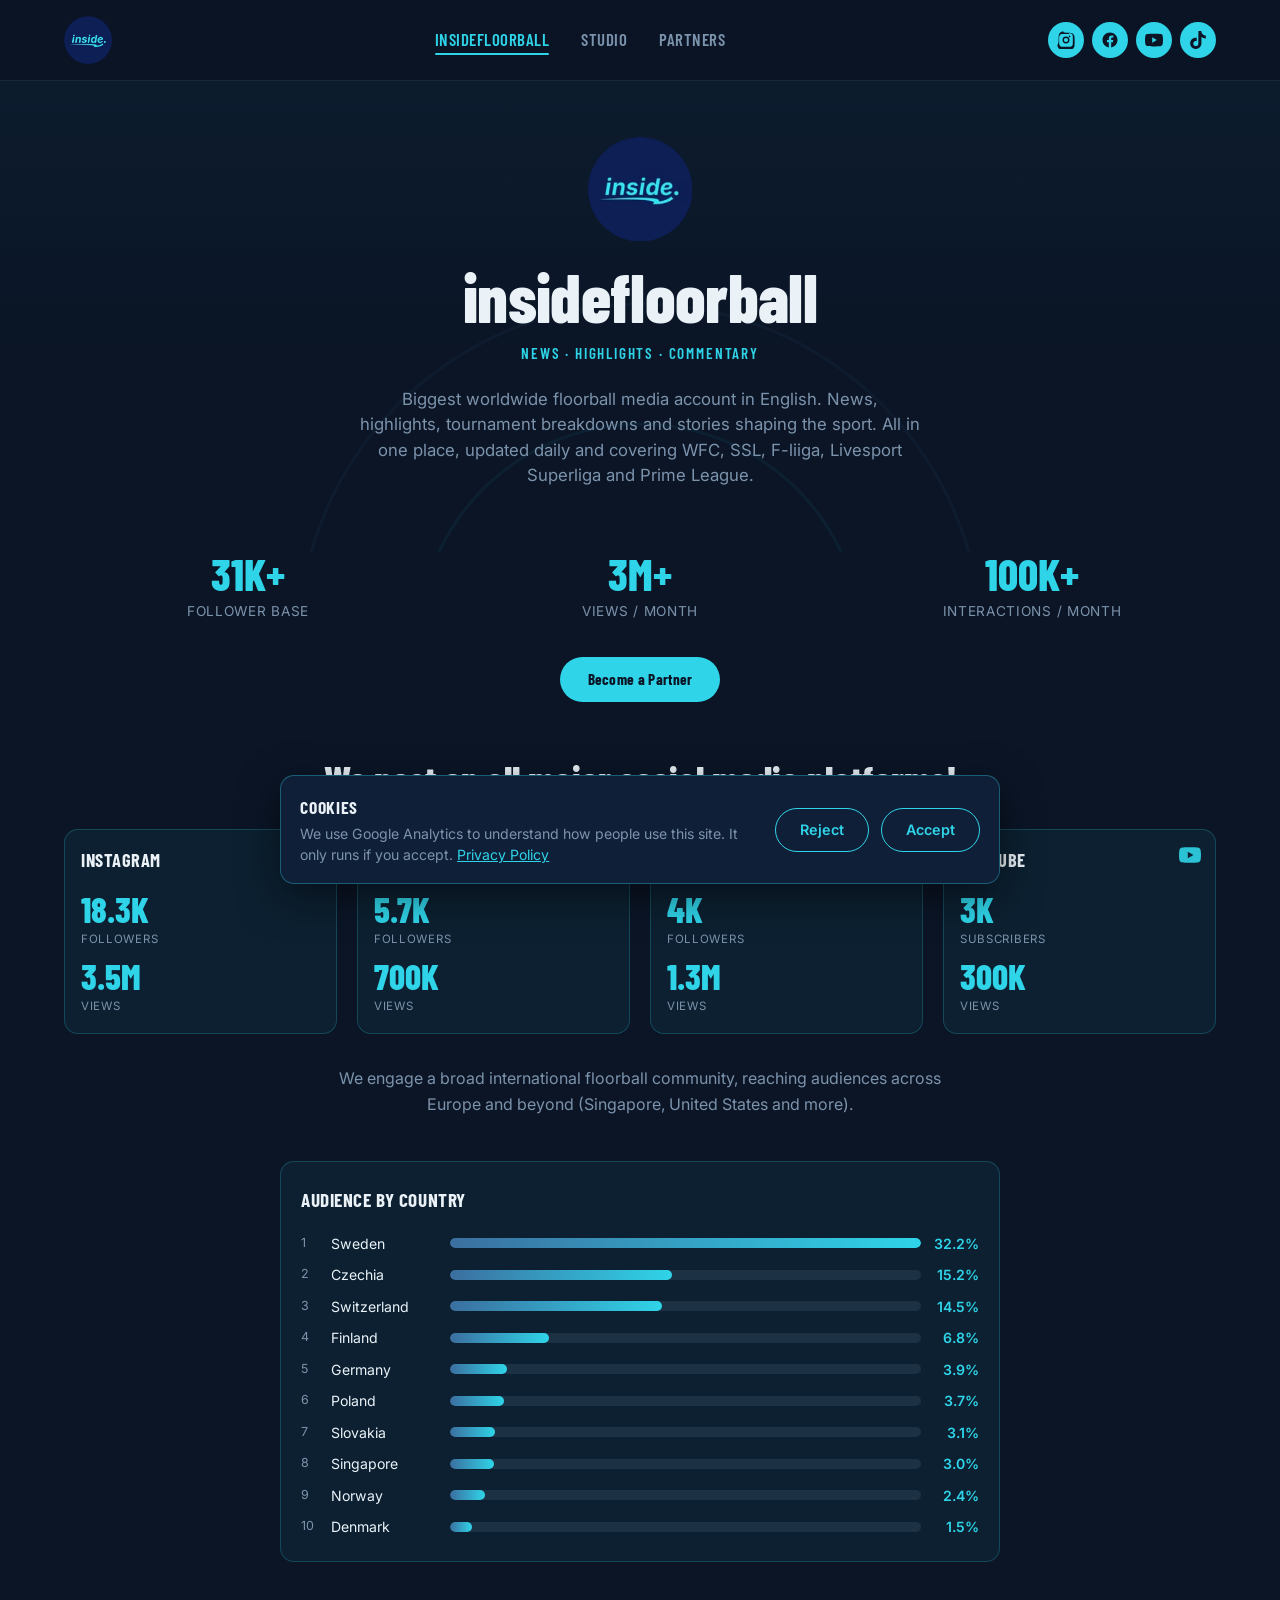
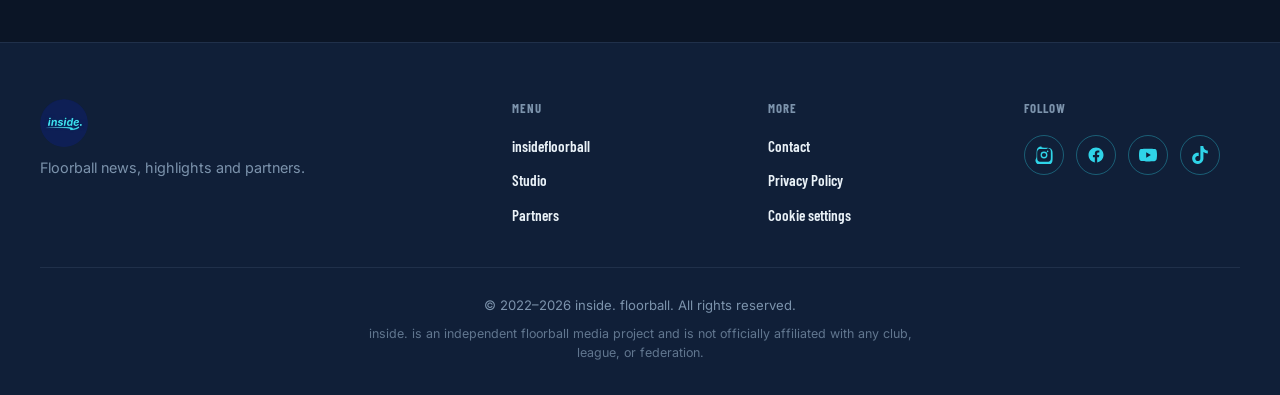
<file: index.html>
<!DOCTYPE html>
<html lang="en">
<head>
  <meta charset="UTF-8" />
  <meta name="viewport" content="width=device-width, initial-scale=1.0" />
  <title>inside. | Floorball News, Highlights &amp; Commentary</title>
  <meta name="description" content="The biggest worldwide floorball media account in English. News, highlights, tournament breakdowns and stories shaping the sport — all in one place, updated daily." />
  <meta name="theme-color" content="#0B1526" />
  <link rel="canonical" href="https://insidefloorball.com/" />

  <!-- Open Graph / social share preview -->
  <meta property="og:type" content="website" />
  <meta property="og:site_name" content="inside. floorball" />
  <meta property="og:title" content="inside. | Floorball News, Highlights &amp; Commentary" />
  <meta property="og:description" content="The biggest worldwide floorball media account in English. News, highlights, tournament breakdowns and stories shaping the sport — all in one place, updated daily." />
  <meta property="og:image" content="https://insidefloorball.com/favicon.png" />
  <meta property="og:url" content="https://insidefloorball.com/" />
  <meta name="twitter:card" content="summary" />
  <meta name="twitter:title" content="inside. | Floorball News, Highlights &amp; Commentary" />
  <meta name="twitter:description" content="The biggest worldwide floorball media account in English. News, highlights, tournament breakdowns and stories shaping the sport — all in one place, updated daily." />
  <meta name="twitter:image" content="https://insidefloorball.com/favicon.png" />

  <!-- Structured data: helps Google understand what this site/brand is -->
  <script type="application/ld+json">
  {
    "@context": "https://schema.org",
    "@type": "WebSite",
    "name": "inside. floorball",
    "url": "https://insidefloorball.com/",
    "description": "Biggest worldwide floorball media account in English: news, highlights, tournament breakdowns and commentary.",
    "inLanguage": "en"
  }
  </script>
  <script type="application/ld+json">
  {
    "@context": "https://schema.org",
    "@type": "Organization",
    "name": "inside. floorball",
    "url": "https://insidefloorball.com/",
    "logo": "https://insidefloorball.com/favicon.png",
    "sameAs": [
      "https://www.instagram.com/insidefloorball",
      "https://www.facebook.com/profile.php?id=61571991334527",
      "https://www.youtube.com/@inside.floorball",
      "https://www.tiktok.com/@inside.floorball"
    ]
  }
  </script>

  <!-- Google Fonts: Barlow Condensed for headings, Inter for body text -->
  <link rel="preconnect" href="https://fonts.googleapis.com" />
  <link rel="preconnect" href="https://fonts.gstatic.com" crossorigin />
  <link href="https://fonts.googleapis.com/css2?family=Barlow+Condensed:wght@600;700;800&family=Inter:wght@400;500;600;700&display=swap" rel="stylesheet" />

  <link rel="stylesheet" href="css/style.css" />
  <link rel="icon" type="image/png" href="favicon.png" />
</head>
<body data-page="home">

  <header class="site-header">
    <nav class="navbar">
      <a href="index.html" class="logo">
        <img src="favicon.png" alt="inside. logo" class="logo-img" />
      </a>

      <ul class="nav-links" id="navLinks">
        <li><a href="index.html" data-page="home">insidefloorball</a></li>
        <li><a href="studio.html" data-page="studio">Studio</a></li>
        <li><a href="partners.html" data-page="partners">Partners</a></li>
      </ul>

      <div class="nav-right">
        <div class="nav-socials">
          <a href="https://www.instagram.com/insidefloorball" target="_blank" rel="noopener" class="nav-social-icon" aria-label="Instagram">
            <svg viewBox="0 0 24 24" width="18" height="18" fill="currentColor"><path d="M12 2.2c3.2 0 3.6 0 4.8.07 1.2.06 2.1.26 2.8.55.8.3 1.4.7 2 1.3.6.6 1 1.2 1.3 2 .3.7.5 1.6.5 2.8.1 1.2.1 1.6.1 4.8s0 3.6-.1 4.8c-.1 1.2-.3 2.1-.5 2.8-.3.8-.7 1.4-1.3 2-.6.6-1.2 1-2 1.3-.7.3-1.6.5-2.8.5-1.2.1-1.6.1-4.8.1s-3.6 0-4.8-.1c-1.2-.1-2.1-.3-2.8-.5-.8-.3-1.4-.7-2-1.3-.6-.6-1-1.2-1.3-2-.3-.7-.5-1.6-.5-2.8C2.1 15.6 2.1 15.2 2.1 12s0-3.6.1-4.8c.1-1.2.3-2.1.5-2.8.3-.8.7-1.4 1.3-2 .6-.6 1.2-1 2-1.3.7-.3 1.6-.5 2.8-.5C8.4 2.2 8.8 2.2 12 2.2zm0 1.8c-3.1 0-3.5 0-4.7.07-1 .05-1.6.2-2 .35-.5.2-.8.4-1.2.8-.4.4-.6.7-.8 1.2-.15.4-.3 1-.35 2C2.9 8.5 2.9 8.9 2.9 12s0 3.5.07 4.7c.05 1 .2 1.6.35 2 .2.5.4.8.8 1.2.4.4.7.6 1.2.8.4.15 1 .3 2 .35 1.2.07 1.6.07 4.7.07s3.5 0 4.7-.07c1-.05 1.6-.2 2-.35.5-.2.8-.4 1.2-.8.4-.4.6-.7.8-1.2.15-.4.3-1 .35-2 .07-1.2.07-1.6.07-4.7s0-3.5-.07-4.7c-.05-1-.2-1.6-.35-2-.2-.5-.4-.8-.8-1.2-.4-.4-.7-.6-1.2-.8-.4-.15-1-.3-2-.35C15.5 4 15.1 4 12 4zm0 3.4a4.6 4.6 0 1 1 0 9.2 4.6 4.6 0 0 1 0-9.2zm0 1.8a2.8 2.8 0 1 0 0 5.6 2.8 2.8 0 0 0 0-5.6zm5.9-2a1.08 1.08 0 1 1-2.16 0 1.08 1.08 0 0 1 2.16 0z"/></svg>
          </a>
          <a href="https://www.facebook.com/profile.php?id=61571991334527" target="_blank" rel="noopener" class="nav-social-icon" aria-label="Facebook">
            <svg viewBox="0 0 24 24" width="18" height="18" fill="currentColor"><path d="M22 12c0-5.52-4.48-10-10-10S2 6.48 2 12c0 4.99 3.66 9.13 8.44 9.88v-6.99H7.9V12h2.54V9.8c0-2.5 1.49-3.89 3.77-3.89 1.09 0 2.24.2 2.24.2v2.46h-1.26c-1.24 0-1.63.77-1.63 1.56V12h2.78l-.45 2.89h-2.33v6.99C18.34 21.13 22 16.99 22 12z"/></svg>
          </a>
          <a href="https://www.youtube.com/@inside.floorball" target="_blank" rel="noopener" class="nav-social-icon" aria-label="YouTube">
            <svg viewBox="0 0 24 24" width="18" height="18" fill="currentColor"><path d="M23.5 6.2a3.02 3.02 0 0 0-2.12-2.14C19.5 3.5 12 3.5 12 3.5s-7.5 0-9.38.56A3.02 3.02 0 0 0 .5 6.2 31.6 31.6 0 0 0 0 12a31.6 31.6 0 0 0 .5 5.8 3.02 3.02 0 0 0 2.12 2.14C4.5 20.5 12 20.5 12 20.5s7.5 0 9.38-.56a3.02 3.02 0 0 0 2.12-2.14A31.6 31.6 0 0 0 24 12a31.6 31.6 0 0 0-.5-5.8zM9.6 15.6V8.4L15.8 12l-6.2 3.6z"/></svg>
          </a>
          <a href="https://www.tiktok.com/@inside.floorball" target="_blank" rel="noopener" class="nav-social-icon" aria-label="TikTok">
            <svg viewBox="0 0 24 24" width="18" height="18" fill="currentColor"><path d="M12.525.02c1.31-.02 2.61-.01 3.91-.02.08 1.53.63 3.09 1.75 4.17 1.12 1.11 2.7 1.62 4.24 1.79v4.03c-1.44-.05-2.89-.35-4.2-.97-.57-.26-1.1-.59-1.62-.93-.01 2.92.01 5.84-.02 8.75-.08 1.4-.54 2.79-1.35 3.94-1.31 1.92-3.58 3.17-5.91 3.21-1.43.08-2.86-.31-4.08-1.03-2.02-1.19-3.44-3.37-3.65-5.71-.02-.5-.03-1-.01-1.49.18-1.9 1.12-3.72 2.58-4.96 1.66-1.44 3.98-2.13 6.15-1.72.02 1.48-.04 2.96-.04 4.44-.99-.32-2.15-.23-3.02.37-.63.41-1.11 1.04-1.36 1.75-.21.51-.15 1.07-.14 1.61.24 1.64 1.82 3.02 3.5 2.87 1.12-.01 2.19-.66 2.77-1.61.19-.33.4-.67.41-1.06.1-1.79.06-3.57.07-5.36.01-4.03-.01-8.05.02-12.07z"/></svg>
          </a>
        </div>

        <button class="nav-toggle" id="navToggle" aria-label="Open menu" aria-expanded="false">
          <span></span>
          <span></span>
          <span></span>
        </button>
      </div>
    </nav>
  </header>

  <main>

    <section class="hero hero--tight">
      <div class="hero-pattern" aria-hidden="true"></div>
      <div class="hero-content">
        <img src="favicon.png" alt="inside. floorball logo" class="hero-logo" />
        <h1 class="hero-title hero-title--tight">insidefloorball</h1>
        <p class="hero-eyebrow hero-eyebrow--under">News · Highlights · Commentary</p>
        <p class="hero-text">
          Biggest worldwide floorball media account in English. News,
          highlights, tournament breakdowns and stories shaping the sport.
          All in one place, updated daily and covering WFC, SSL, F-liiga,
          Livesport Superliga and Prime League.
        </p>
      </div>
    </section>

    <section class="stats-section">
      <div class="stats-grid stats-grid--three">
        <div class="stat-item">
          <span class="stat-number">31K+</span>
          <span class="stat-label">Follower Base</span>
        </div>
        <div class="stat-item">
          <span class="stat-number">3M+</span>
          <span class="stat-label">Views / Month</span>
        </div>
        <div class="stat-item">
          <span class="stat-number">100K+</span>
          <span class="stat-label">Interactions / Month</span>
        </div>
      </div>

      <div class="stats-cta">
        <a href="partners.html#partner-contact" class="hero-cta">Become a Partner</a>
      </div>
    </section>

    <section class="platforms">
      <h2 class="platforms-title">We post on all major social media platforms!</h2>

      <div class="platform-grid">
        <a href="https://www.instagram.com/insidefloorball" target="_blank" rel="noopener" class="platform-card" aria-label="Instagram: 18.3K followers, 3.5M views">
          <span class="platform-icon"><svg viewBox="0 0 24 24" width="22" height="22" aria-hidden="true" focusable="false" fill="currentColor"><path d="M12 2.2c3.2 0 3.6 0 4.8.07 1.2.06 2.1.26 2.8.55.8.3 1.4.7 2 1.3.6.6 1 1.2 1.3 2 .3.7.5 1.6.5 2.8.1 1.2.1 1.6.1 4.8s0 3.6-.1 4.8c-.1 1.2-.3 2.1-.5 2.8-.3.8-.7 1.4-1.3 2-.6.6-1.2 1-2 1.3-.7.3-1.6.5-2.8.5-1.2.1-1.6.1-4.8.1s-3.6 0-4.8-.1c-1.2-.1-2.1-.3-2.8-.5-.8-.3-1.4-.7-2-1.3-.6-.6-1-1.2-1.3-2-.3-.7-.5-1.6-.5-2.8C2.1 15.6 2.1 15.2 2.1 12s0-3.6.1-4.8c.1-1.2.3-2.1.5-2.8.3-.8.7-1.4 1.3-2 .6-.6 1.2-1 2-1.3.7-.3 1.6-.5 2.8-.5C8.4 2.2 8.8 2.2 12 2.2zm0 1.8c-3.1 0-3.5 0-4.7.07-1 .05-1.6.2-2 .35-.5.2-.8.4-1.2.8-.4.4-.6.7-.8 1.2-.15.4-.3 1-.35 2C2.9 8.5 2.9 8.9 2.9 12s0 3.5.07 4.7c.05 1 .2 1.6.35 2 .2.5.4.8.8 1.2.4.4.7.6 1.2.8.4.15 1 .3 2 .35 1.2.07 1.6.07 4.7.07s3.5 0 4.7-.07c1-.05 1.6-.2 2-.35.5-.2.8-.4 1.2-.8.4-.4.6-.7.8-1.2.15-.4.3-1 .35-2 .07-1.2.07-1.6.07-4.7s0-3.5-.07-4.7c-.05-1-.2-1.6-.35-2-.2-.5-.4-.8-.8-1.2-.4-.4-.7-.6-1.2-.8-.4-.15-1-.3-2-.35C15.5 4 15.1 4 12 4zm0 3.4a4.6 4.6 0 1 1 0 9.2 4.6 4.6 0 0 1 0-9.2zm0 1.8a2.8 2.8 0 1 0 0 5.6 2.8 2.8 0 0 0 0-5.6zm5.9-2a1.08 1.08 0 1 1-2.16 0 1.08 1.08 0 0 1 2.16 0z"/></svg></span>
          <span class="platform-name">Instagram</span>
          <span class="platform-stats">
            <span class="platform-stat">
              <span class="platform-num">18.3K</span>
              <span class="platform-lbl">Followers</span>
            </span>
            <span class="platform-stat">
              <span class="platform-num">3.5M</span>
              <span class="platform-lbl">Views</span>
            </span>
          </span>
        </a>
        <a href="https://www.tiktok.com/@inside.floorball" target="_blank" rel="noopener" class="platform-card" aria-label="TikTok: 5.7K followers, 700K views">
          <span class="platform-icon"><svg viewBox="0 0 24 24" width="22" height="22" aria-hidden="true" focusable="false" fill="currentColor"><path d="M12.525.02c1.31-.02 2.61-.01 3.91-.02.08 1.53.63 3.09 1.75 4.17 1.12 1.11 2.7 1.62 4.24 1.79v4.03c-1.44-.05-2.89-.35-4.2-.97-.57-.26-1.1-.59-1.62-.93-.01 2.92.01 5.84-.02 8.75-.08 1.4-.54 2.79-1.35 3.94-1.31 1.92-3.58 3.17-5.91 3.21-1.43.08-2.86-.31-4.08-1.03-2.02-1.19-3.44-3.37-3.65-5.71-.02-.5-.03-1-.01-1.49.18-1.9 1.12-3.72 2.58-4.96 1.66-1.44 3.98-2.13 6.15-1.72.02 1.48-.04 2.96-.04 4.44-.99-.32-2.15-.23-3.02.37-.63.41-1.11 1.04-1.36 1.75-.21.51-.15 1.07-.14 1.61.24 1.64 1.82 3.02 3.5 2.87 1.12-.01 2.19-.66 2.77-1.61.19-.33.4-.67.41-1.06.1-1.79.06-3.57.07-5.36.01-4.03-.01-8.05.02-12.07z"/></svg></span>
          <span class="platform-name">TikTok</span>
          <span class="platform-stats">
            <span class="platform-stat">
              <span class="platform-num">5.7K</span>
              <span class="platform-lbl">Followers</span>
            </span>
            <span class="platform-stat">
              <span class="platform-num">700K</span>
              <span class="platform-lbl">Views</span>
            </span>
          </span>
        </a>
        <a href="https://www.facebook.com/profile.php?id=61571991334527" target="_blank" rel="noopener" class="platform-card" aria-label="Facebook: 4K followers, 1.3M views">
          <span class="platform-icon"><svg viewBox="0 0 24 24" width="22" height="22" aria-hidden="true" focusable="false" fill="currentColor"><path d="M22 12c0-5.52-4.48-10-10-10S2 6.48 2 12c0 4.99 3.66 9.13 8.44 9.88v-6.99H7.9V12h2.54V9.8c0-2.5 1.49-3.89 3.77-3.89 1.09 0 2.24.2 2.24.2v2.46h-1.26c-1.24 0-1.63.77-1.63 1.56V12h2.78l-.45 2.89h-2.33v6.99C18.34 21.13 22 16.99 22 12z"/></svg></span>
          <span class="platform-name">Facebook</span>
          <span class="platform-stats">
            <span class="platform-stat">
              <span class="platform-num">4K</span>
              <span class="platform-lbl">Followers</span>
            </span>
            <span class="platform-stat">
              <span class="platform-num">1.3M</span>
              <span class="platform-lbl">Views</span>
            </span>
          </span>
        </a>
        <a href="https://www.youtube.com/@inside.floorball" target="_blank" rel="noopener" class="platform-card" aria-label="YouTube: 3K subscribers, 300K views">
          <span class="platform-icon"><svg viewBox="0 0 24 24" width="22" height="22" aria-hidden="true" focusable="false" fill="currentColor"><path d="M23.5 6.2a3.02 3.02 0 0 0-2.12-2.14C19.5 3.5 12 3.5 12 3.5s-7.5 0-9.38.56A3.02 3.02 0 0 0 .5 6.2 31.6 31.6 0 0 0 0 12a31.6 31.6 0 0 0 .5 5.8 3.02 3.02 0 0 0 2.12 2.14C4.5 20.5 12 20.5 12 20.5s7.5 0 9.38-.56a3.02 3.02 0 0 0 2.12-2.14A31.6 31.6 0 0 0 24 12a31.6 31.6 0 0 0-.5-5.8zM9.6 15.6V8.4L15.8 12l-6.2 3.6z"/></svg></span>
          <span class="platform-name">YouTube</span>
          <span class="platform-stats">
            <span class="platform-stat">
              <span class="platform-num">3K</span>
              <span class="platform-lbl">Subscribers</span>
            </span>
            <span class="platform-stat">
              <span class="platform-num">300K</span>
              <span class="platform-lbl">Views</span>
            </span>
          </span>
        </a>
      </div>

      <p class="platforms-text">
        We engage a broad international floorball community, reaching
        audiences across Europe and beyond (Singapore, United States and more).
      </p>

      <div class="country-chart">
        <h3 class="country-chart-title">Audience by country</h3>
        <ol class="country-list">
          <li class="country-row">
            <span class="country-rank">1</span>
            <span class="country-name">Sweden</span>
            <span class="country-bar" aria-hidden="true"><span class="country-bar-fill" style="--w: 100.0%"></span></span>
            <span class="country-value">32.2%</span>
          </li>
          <li class="country-row">
            <span class="country-rank">2</span>
            <span class="country-name">Czechia</span>
            <span class="country-bar" aria-hidden="true"><span class="country-bar-fill" style="--w: 47.2%"></span></span>
            <span class="country-value">15.2%</span>
          </li>
          <li class="country-row">
            <span class="country-rank">3</span>
            <span class="country-name">Switzerland</span>
            <span class="country-bar" aria-hidden="true"><span class="country-bar-fill" style="--w: 45.0%"></span></span>
            <span class="country-value">14.5%</span>
          </li>
          <li class="country-row">
            <span class="country-rank">4</span>
            <span class="country-name">Finland</span>
            <span class="country-bar" aria-hidden="true"><span class="country-bar-fill" style="--w: 21.1%"></span></span>
            <span class="country-value">6.8%</span>
          </li>
          <li class="country-row">
            <span class="country-rank">5</span>
            <span class="country-name">Germany</span>
            <span class="country-bar" aria-hidden="true"><span class="country-bar-fill" style="--w: 12.1%"></span></span>
            <span class="country-value">3.9%</span>
          </li>
          <li class="country-row">
            <span class="country-rank">6</span>
            <span class="country-name">Poland</span>
            <span class="country-bar" aria-hidden="true"><span class="country-bar-fill" style="--w: 11.5%"></span></span>
            <span class="country-value">3.7%</span>
          </li>
          <li class="country-row">
            <span class="country-rank">7</span>
            <span class="country-name">Slovakia</span>
            <span class="country-bar" aria-hidden="true"><span class="country-bar-fill" style="--w: 9.6%"></span></span>
            <span class="country-value">3.1%</span>
          </li>
          <li class="country-row">
            <span class="country-rank">8</span>
            <span class="country-name">Singapore</span>
            <span class="country-bar" aria-hidden="true"><span class="country-bar-fill" style="--w: 9.3%"></span></span>
            <span class="country-value">3.0%</span>
          </li>
          <li class="country-row">
            <span class="country-rank">9</span>
            <span class="country-name">Norway</span>
            <span class="country-bar" aria-hidden="true"><span class="country-bar-fill" style="--w: 7.5%"></span></span>
            <span class="country-value">2.4%</span>
          </li>
          <li class="country-row">
            <span class="country-rank">10</span>
            <span class="country-name">Denmark</span>
            <span class="country-bar" aria-hidden="true"><span class="country-bar-fill" style="--w: 4.7%"></span></span>
            <span class="country-value">1.5%</span>
          </li>
        </ol>
      </div>
    </section>

  </main>

  <footer class="site-footer">
    <div class="footer-inner">

      <div class="footer-brand">
        <a href="index.html" class="logo">
        <img src="favicon.png" alt="inside. logo" class="logo-img" />
      </a>
        <p class="footer-tagline">Floorball news, highlights and partners.</p>
      </div>

      <div class="footer-col">
        <p class="footer-col-title">Menu</p>
        <ul class="footer-links">
          <li><a href="index.html">insidefloorball</a></li>
          <li><a href="studio.html">Studio</a></li>
          <li><a href="partners.html">Partners</a></li>
        </ul>
      </div>

      <div class="footer-col">
        <p class="footer-col-title">More</p>
        <ul class="footer-links">
          <li><a href="partners.html#partner-contact">Contact</a></li>
          <li><a href="privacy-policy.html">Privacy Policy</a></li>
          <li><a href="#" data-cookie-settings>Cookie settings</a></li>
        </ul>
      </div>

      <div class="footer-col">
        <p class="footer-col-title">Follow</p>
        <div class="footer-socials">
          <a href="https://www.instagram.com/insidefloorball" target="_blank" rel="noopener" class="footer-social-icon" aria-label="Instagram">
            <svg viewBox="0 0 24 24" width="18" height="18" fill="currentColor"><path d="M12 2.2c3.2 0 3.6 0 4.8.07 1.2.06 2.1.26 2.8.55.8.3 1.4.7 2 1.3.6.6 1 1.2 1.3 2 .3.7.5 1.6.5 2.8.1 1.2.1 1.6.1 4.8s0 3.6-.1 4.8c-.1 1.2-.3 2.1-.5 2.8-.3.8-.7 1.4-1.3 2-.6.6-1.2 1-2 1.3-.7.3-1.6.5-2.8.5-1.2.1-1.6.1-4.8.1s-3.6 0-4.8-.1c-1.2-.1-2.1-.3-2.8-.5-.8-.3-1.4-.7-2-1.3-.6-.6-1-1.2-1.3-2-.3-.7-.5-1.6-.5-2.8C2.1 15.6 2.1 15.2 2.1 12s0-3.6.1-4.8c.1-1.2.3-2.1.5-2.8.3-.8.7-1.4 1.3-2 .6-.6 1.2-1 2-1.3.7-.3 1.6-.5 2.8-.5C8.4 2.2 8.8 2.2 12 2.2zm0 1.8c-3.1 0-3.5 0-4.7.07-1 .05-1.6.2-2 .35-.5.2-.8.4-1.2.8-.4.4-.6.7-.8 1.2-.15.4-.3 1-.35 2C2.9 8.5 2.9 8.9 2.9 12s0 3.5.07 4.7c.05 1 .2 1.6.35 2 .2.5.4.8.8 1.2.4.4.7.6 1.2.8.4.15 1 .3 2 .35 1.2.07 1.6.07 4.7.07s3.5 0 4.7-.07c1-.05 1.6-.2 2-.35.5-.2.8-.4 1.2-.8.4-.4.6-.7.8-1.2.15-.4.3-1 .35-2 .07-1.2.07-1.6.07-4.7s0-3.5-.07-4.7c-.05-1-.2-1.6-.35-2-.2-.5-.4-.8-.8-1.2-.4-.4-.7-.6-1.2-.8-.4-.15-1-.3-2-.35C15.5 4 15.1 4 12 4zm0 3.4a4.6 4.6 0 1 1 0 9.2 4.6 4.6 0 0 1 0-9.2zm0 1.8a2.8 2.8 0 1 0 0 5.6 2.8 2.8 0 0 0 0-5.6zm5.9-2a1.08 1.08 0 1 1-2.16 0 1.08 1.08 0 0 1 2.16 0z"/></svg>
          </a>
          <a href="https://www.facebook.com/profile.php?id=61571991334527" target="_blank" rel="noopener" class="footer-social-icon" aria-label="Facebook">
            <svg viewBox="0 0 24 24" width="18" height="18" fill="currentColor"><path d="M22 12c0-5.52-4.48-10-10-10S2 6.48 2 12c0 4.99 3.66 9.13 8.44 9.88v-6.99H7.9V12h2.54V9.8c0-2.5 1.49-3.89 3.77-3.89 1.09 0 2.24.2 2.24.2v2.46h-1.26c-1.24 0-1.63.77-1.63 1.56V12h2.78l-.45 2.89h-2.33v6.99C18.34 21.13 22 16.99 22 12z"/></svg>
          </a>
          <a href="https://www.youtube.com/@inside.floorball" target="_blank" rel="noopener" class="footer-social-icon" aria-label="YouTube">
            <svg viewBox="0 0 24 24" width="18" height="18" fill="currentColor"><path d="M23.5 6.2a3.02 3.02 0 0 0-2.12-2.14C19.5 3.5 12 3.5 12 3.5s-7.5 0-9.38.56A3.02 3.02 0 0 0 .5 6.2 31.6 31.6 0 0 0 0 12a31.6 31.6 0 0 0 .5 5.8 3.02 3.02 0 0 0 2.12 2.14C4.5 20.5 12 20.5 12 20.5s7.5 0 9.38-.56a3.02 3.02 0 0 0 2.12-2.14A31.6 31.6 0 0 0 24 12a31.6 31.6 0 0 0-.5-5.8zM9.6 15.6V8.4L15.8 12l-6.2 3.6z"/></svg>
          </a>
          <a href="https://www.tiktok.com/@inside.floorball" target="_blank" rel="noopener" class="footer-social-icon" aria-label="TikTok">
            <svg viewBox="0 0 24 24" width="18" height="18" fill="currentColor"><path d="M12.525.02c1.31-.02 2.61-.01 3.91-.02.08 1.53.63 3.09 1.75 4.17 1.12 1.11 2.7 1.62 4.24 1.79v4.03c-1.44-.05-2.89-.35-4.2-.97-.57-.26-1.1-.59-1.62-.93-.01 2.92.01 5.84-.02 8.75-.08 1.4-.54 2.79-1.35 3.94-1.31 1.92-3.58 3.17-5.91 3.21-1.43.08-2.86-.31-4.08-1.03-2.02-1.19-3.44-3.37-3.65-5.71-.02-.5-.03-1-.01-1.49.18-1.9 1.12-3.72 2.58-4.96 1.66-1.44 3.98-2.13 6.15-1.72.02 1.48-.04 2.96-.04 4.44-.99-.32-2.15-.23-3.02.37-.63.41-1.11 1.04-1.36 1.75-.21.51-.15 1.07-.14 1.61.24 1.64 1.82 3.02 3.5 2.87 1.12-.01 2.19-.66 2.77-1.61.19-.33.4-.67.41-1.06.1-1.79.06-3.57.07-5.36.01-4.03-.01-8.05.02-12.07z"/></svg>
          </a>
        </div>
      </div>

    </div>

    <div class="footer-bottom">
      <p class="footer-copy">© 2022–2026 inside. floorball. All rights reserved.</p>
      <p class="footer-disclaimer">
        inside. is an independent floorball media project and is not
        officially affiliated with any club, league, or federation.
      </p>
    </div>
  </footer>

  <script src="js/script.js"></script>
</body>
</html>
</file>
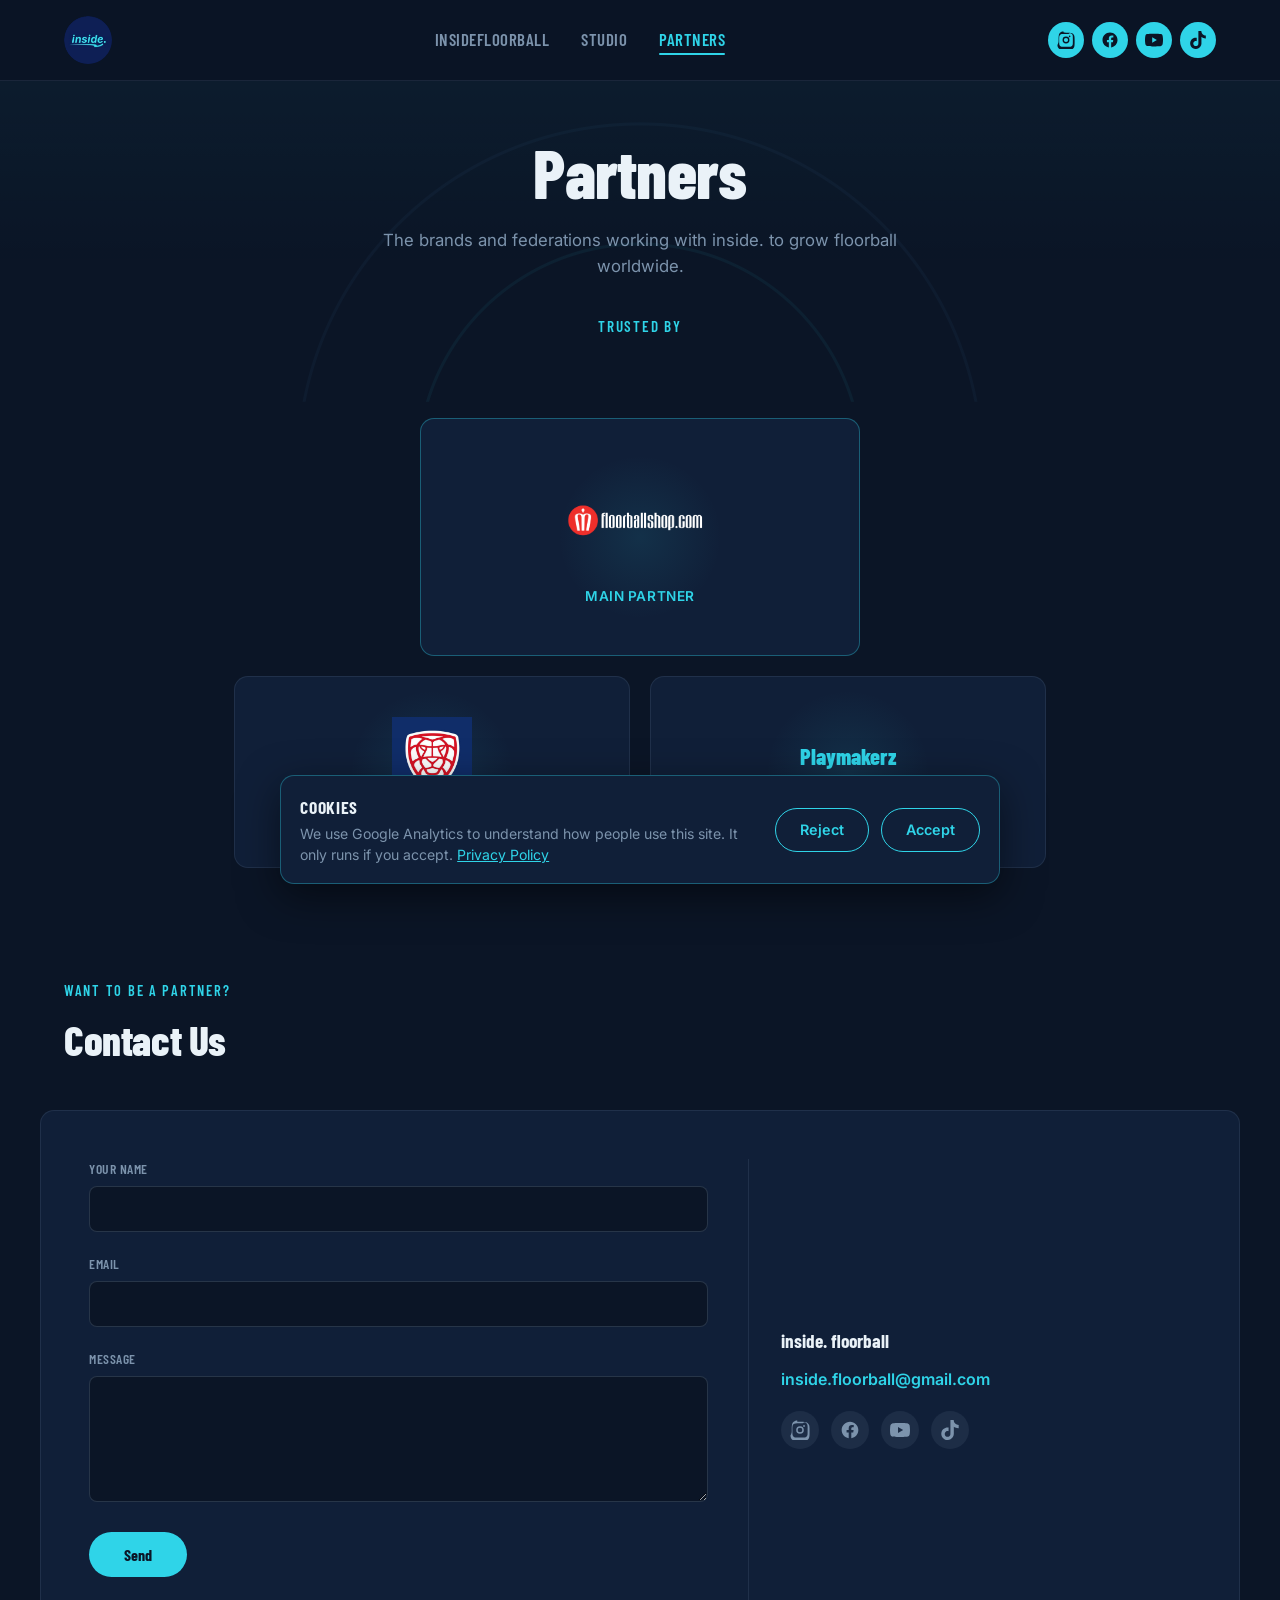
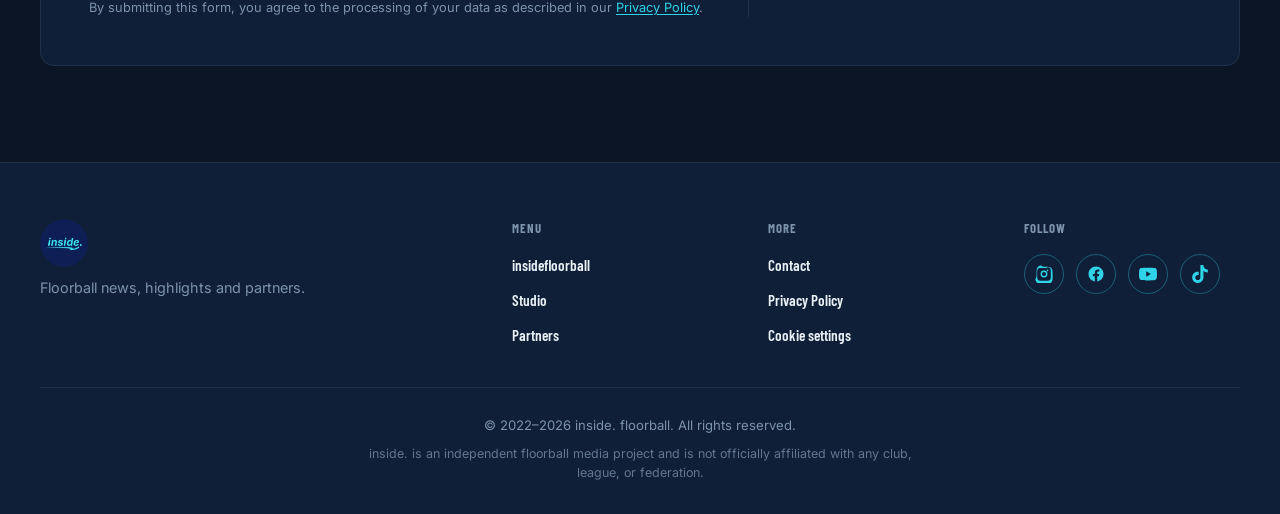
<file: partners.html>
<!DOCTYPE html>
<html lang="en">
<head>
  <meta charset="UTF-8" />
  <meta name="viewport" content="width=device-width, initial-scale=1.0" />
  <title>Partners | inside. floorball</title>
  <meta name="description" content="The brands and federations working with inside. floorball, including floorballshop.com, Český florbal and Playmakerz. Get in touch to become a partner." />
  <meta name="theme-color" content="#0B1526" />
  <link rel="canonical" href="https://insidefloorball.com/partners.html" />

  <meta property="og:type" content="website" />
  <meta property="og:site_name" content="inside. floorball" />
  <meta property="og:title" content="Partners | inside. floorball" />
  <meta property="og:description" content="The brands and federations working with inside. floorball, including floorballshop.com, Český florbal and Playmakerz. Get in touch to become a partner." />
  <meta property="og:image" content="https://insidefloorball.com/favicon.png" />
  <meta property="og:url" content="https://insidefloorball.com/partners.html" />
  <meta name="twitter:card" content="summary" />
  <meta name="twitter:title" content="Partners | inside. floorball" />
  <meta name="twitter:description" content="The brands and federations working with inside. floorball, including floorballshop.com, Český florbal and Playmakerz. Get in touch to become a partner." />
  <meta name="twitter:image" content="https://insidefloorball.com/favicon.png" />

  <link rel="preconnect" href="https://fonts.googleapis.com" />
  <link rel="preconnect" href="https://fonts.gstatic.com" crossorigin />
  <link href="https://fonts.googleapis.com/css2?family=Barlow+Condensed:wght@600;700;800&family=Inter:wght@400;500;600;700&display=swap" rel="stylesheet" />

  <link rel="stylesheet" href="css/style.css" />
  <link rel="icon" type="image/png" href="favicon.png" />
</head>
<body data-page="partners">

  <header class="site-header">
    <nav class="navbar">
      <a href="index.html" class="logo">
        <img src="favicon.png" alt="inside. logo" class="logo-img" />
      </a>

      <ul class="nav-links" id="navLinks">
        <li><a href="index.html" data-page="home">insidefloorball</a></li>
        <li><a href="studio.html" data-page="studio">Studio</a></li>
        <li><a href="partners.html" data-page="partners">Partners</a></li>
      </ul>

      <div class="nav-right">
        <div class="nav-socials">
          <a href="https://www.instagram.com/insidefloorball" target="_blank" rel="noopener" class="nav-social-icon" aria-label="Instagram">
            <svg viewBox="0 0 24 24" width="18" height="18" fill="currentColor"><path d="M12 2.2c3.2 0 3.6 0 4.8.07 1.2.06 2.1.26 2.8.55.8.3 1.4.7 2 1.3.6.6 1 1.2 1.3 2 .3.7.5 1.6.5 2.8.1 1.2.1 1.6.1 4.8s0 3.6-.1 4.8c-.1 1.2-.3 2.1-.5 2.8-.3.8-.7 1.4-1.3 2-.6.6-1.2 1-2 1.3-.7.3-1.6.5-2.8.5-1.2.1-1.6.1-4.8.1s-3.6 0-4.8-.1c-1.2-.1-2.1-.3-2.8-.5-.8-.3-1.4-.7-2-1.3-.6-.6-1-1.2-1.3-2-.3-.7-.5-1.6-.5-2.8C2.1 15.6 2.1 15.2 2.1 12s0-3.6.1-4.8c.1-1.2.3-2.1.5-2.8.3-.8.7-1.4 1.3-2 .6-.6 1.2-1 2-1.3.7-.3 1.6-.5 2.8-.5C8.4 2.2 8.8 2.2 12 2.2zm0 1.8c-3.1 0-3.5 0-4.7.07-1 .05-1.6.2-2 .35-.5.2-.8.4-1.2.8-.4.4-.6.7-.8 1.2-.15.4-.3 1-.35 2C2.9 8.5 2.9 8.9 2.9 12s0 3.5.07 4.7c.05 1 .2 1.6.35 2 .2.5.4.8.8 1.2.4.4.7.6 1.2.8.4.15 1 .3 2 .35 1.2.07 1.6.07 4.7.07s3.5 0 4.7-.07c1-.05 1.6-.2 2-.35.5-.2.8-.4 1.2-.8.4-.4.6-.7.8-1.2.15-.4.3-1 .35-2 .07-1.2.07-1.6.07-4.7s0-3.5-.07-4.7c-.05-1-.2-1.6-.35-2-.2-.5-.4-.8-.8-1.2-.4-.4-.7-.6-1.2-.8-.4-.15-1-.3-2-.35C15.5 4 15.1 4 12 4zm0 3.4a4.6 4.6 0 1 1 0 9.2 4.6 4.6 0 0 1 0-9.2zm0 1.8a2.8 2.8 0 1 0 0 5.6 2.8 2.8 0 0 0 0-5.6zm5.9-2a1.08 1.08 0 1 1-2.16 0 1.08 1.08 0 0 1 2.16 0z"/></svg>
          </a>
          <a href="https://www.facebook.com/profile.php?id=61571991334527" target="_blank" rel="noopener" class="nav-social-icon" aria-label="Facebook">
            <svg viewBox="0 0 24 24" width="18" height="18" fill="currentColor"><path d="M22 12c0-5.52-4.48-10-10-10S2 6.48 2 12c0 4.99 3.66 9.13 8.44 9.88v-6.99H7.9V12h2.54V9.8c0-2.5 1.49-3.89 3.77-3.89 1.09 0 2.24.2 2.24.2v2.46h-1.26c-1.24 0-1.63.77-1.63 1.56V12h2.78l-.45 2.89h-2.33v6.99C18.34 21.13 22 16.99 22 12z"/></svg>
          </a>
          <a href="https://www.youtube.com/@inside.floorball" target="_blank" rel="noopener" class="nav-social-icon" aria-label="YouTube">
            <svg viewBox="0 0 24 24" width="18" height="18" fill="currentColor"><path d="M23.5 6.2a3.02 3.02 0 0 0-2.12-2.14C19.5 3.5 12 3.5 12 3.5s-7.5 0-9.38.56A3.02 3.02 0 0 0 .5 6.2 31.6 31.6 0 0 0 0 12a31.6 31.6 0 0 0 .5 5.8 3.02 3.02 0 0 0 2.12 2.14C4.5 20.5 12 20.5 12 20.5s7.5 0 9.38-.56a3.02 3.02 0 0 0 2.12-2.14A31.6 31.6 0 0 0 24 12a31.6 31.6 0 0 0-.5-5.8zM9.6 15.6V8.4L15.8 12l-6.2 3.6z"/></svg>
          </a>
          <a href="https://www.tiktok.com/@inside.floorball" target="_blank" rel="noopener" class="nav-social-icon" aria-label="TikTok">
            <svg viewBox="0 0 24 24" width="18" height="18" fill="currentColor"><path d="M12.525.02c1.31-.02 2.61-.01 3.91-.02.08 1.53.63 3.09 1.75 4.17 1.12 1.11 2.7 1.62 4.24 1.79v4.03c-1.44-.05-2.89-.35-4.2-.97-.57-.26-1.1-.59-1.62-.93-.01 2.92.01 5.84-.02 8.75-.08 1.4-.54 2.79-1.35 3.94-1.31 1.92-3.58 3.17-5.91 3.21-1.43.08-2.86-.31-4.08-1.03-2.02-1.19-3.44-3.37-3.65-5.71-.02-.5-.03-1-.01-1.49.18-1.9 1.12-3.72 2.58-4.96 1.66-1.44 3.98-2.13 6.15-1.72.02 1.48-.04 2.96-.04 4.44-.99-.32-2.15-.23-3.02.37-.63.41-1.11 1.04-1.36 1.75-.21.51-.15 1.07-.14 1.61.24 1.64 1.82 3.02 3.5 2.87 1.12-.01 2.19-.66 2.77-1.61.19-.33.4-.67.41-1.06.1-1.79.06-3.57.07-5.36.01-4.03-.01-8.05.02-12.07z"/></svg>
          </a>
        </div>

        <button class="nav-toggle" id="navToggle" aria-label="Open menu" aria-expanded="false">
          <span></span>
          <span></span>
          <span></span>
        </button>
      </div>
    </nav>
  </header>

  <main>

    <section class="hero hero--tight">
      <div class="hero-pattern" aria-hidden="true"></div>
      <div class="hero-content">
        <h1 class="hero-title">Partners</h1>
        <p class="hero-text">
          The brands and federations working with inside. to grow floorball
          worldwide.
        </p>
        <p class="hero-eyebrow hero-eyebrow--last">Trusted by</p>
      </div>
    </section>

    <section id="partners" class="partners">
      <div class="partners-pyramid">

        <!-- GÓRA PIRAMIDY: Main Partner -->
        <div class="partners-tier partners-tier--main">
          <!-- Swap floorballshop.png for the new transparent-background logo — same filename, so no code changes needed. -->
          <a href="https://www.floorballshop.com" target="_blank" rel="noopener" class="partner-card partner-card--main">
            <div class="partner-logo-box">
              <img src="images/partners/floorballshop.png" alt="floorballshop.com logo" class="partner-logo" />
            </div>
            <span class="partner-tag">Main Partner</span>
          </a>
        </div>

        <!-- DÓŁ PIRAMIDY: dwóch pozostałych partnerów -->
        <div class="partners-tier partners-tier--second">
          <a href="https://www.ceskyflorbal.cz/" target="_blank" rel="noopener" class="partner-card">
            <div class="partner-logo-box">
              <img src="images/partners/ceskyflorbal.png" alt="Český florbal logo" class="partner-logo" />
            </div>
            <span class="partner-tag">Český florbal - Federation</span>
          </a>

          <!--
            PLAYMAKERZ — na razie sam napis, bo nie ma jeszcze logo.
            Gdy dostaniesz logo:
            1. Wgraj je do repo jako images/partners/playmakerz.png
            2. Podmień cały poniższy blok <div class="partner-card">...</div>
               na taki (wstaw prawdziwy adres strony w href):
               <a href="https://ADRES-PLAYMAKERZ" target="_blank" rel="noopener" class="partner-card">
                 <div class="partner-logo-box">
                   <img src="images/partners/playmakerz.png" alt="Playmakerz logo" class="partner-logo" />
                 </div>
                 <span class="partner-tag">Partner</span>
               </a>
          -->
          <div class="partner-card">
            <div class="partner-logo-box">
              <span class="partner-name">Playmakerz</span>
            </div>
            <span class="partner-tag">Partner</span>
          </div>
        </div>

      </div>
    </section>

    <section id="partner-contact" class="contact">
      <div class="section-header">
        <p class="section-eyebrow">Want to be a partner?</p>
        <h2 class="section-title">Contact Us</h2>
      </div>

      <div class="contact-card">

        <form
          class="contact-form"
          action="https://formspree.io/f/xppzyjgv"
          method="POST"
        >
          <label class="contact-label" for="contactName">Your Name</label>
          <input class="contact-input" type="text" id="contactName" name="name" required />

          <label class="contact-label" for="contactEmail">Email</label>
          <input class="contact-input" type="email" id="contactEmail" name="email" required />

          <label class="contact-label" for="contactMessage">Message</label>
          <textarea class="contact-input contact-textarea" id="contactMessage" name="message" rows="5" required></textarea>

          <button type="submit" class="contact-submit">Send</button>

          <p class="contact-consent">
            By submitting this form, you agree to the processing of your
            data as described in our <a href="privacy-policy.html">Privacy Policy</a>.
          </p>
        </form>

        <div class="contact-info">
          <p class="contact-info-title">inside. floorball</p>
          <!-- TODO: swap in the shared "inside." team email once you have it -->
          <a href="mailto:inside.floorball@gmail.com" class="contact-email">inside.floorball@gmail.com</a>

          <div class="contact-socials">
            <a href="https://www.instagram.com/insidefloorball" target="_blank" rel="noopener" class="social-icon" aria-label="Instagram">
              <svg viewBox="0 0 24 24" width="20" height="20" fill="currentColor"><path d="M12 2.2c3.2 0 3.6 0 4.8.07 1.2.06 2.1.26 2.8.55.8.3 1.4.7 2 1.3.6.6 1 1.2 1.3 2 .3.7.5 1.6.5 2.8.1 1.2.1 1.6.1 4.8s0 3.6-.1 4.8c-.1 1.2-.3 2.1-.5 2.8-.3.8-.7 1.4-1.3 2-.6.6-1.2 1-2 1.3-.7.3-1.6.5-2.8.5-1.2.1-1.6.1-4.8.1s-3.6 0-4.8-.1c-1.2-.1-2.1-.3-2.8-.5-.8-.3-1.4-.7-2-1.3-.6-.6-1-1.2-1.3-2-.3-.7-.5-1.6-.5-2.8C2.1 15.6 2.1 15.2 2.1 12s0-3.6.1-4.8c.1-1.2.3-2.1.5-2.8.3-.8.7-1.4 1.3-2 .6-.6 1.2-1 2-1.3.7-.3 1.6-.5 2.8-.5C8.4 2.2 8.8 2.2 12 2.2zm0 1.8c-3.1 0-3.5 0-4.7.07-1 .05-1.6.2-2 .35-.5.2-.8.4-1.2.8-.4.4-.6.7-.8 1.2-.15.4-.3 1-.35 2C2.9 8.5 2.9 8.9 2.9 12s0 3.5.07 4.7c.05 1 .2 1.6.35 2 .2.5.4.8.8 1.2.4.4.7.6 1.2.8.4.15 1 .3 2 .35 1.2.07 1.6.07 4.7.07s3.5 0 4.7-.07c1-.05 1.6-.2 2-.35.5-.2.8-.4 1.2-.8.4-.4.6-.7.8-1.2.15-.4.3-1 .35-2 .07-1.2.07-1.6.07-4.7s0-3.5-.07-4.7c-.05-1-.2-1.6-.35-2-.2-.5-.4-.8-.8-1.2-.4-.4-.7-.6-1.2-.8-.4-.15-1-.3-2-.35C15.5 4 15.1 4 12 4zm0 3.4a4.6 4.6 0 1 1 0 9.2 4.6 4.6 0 0 1 0-9.2zm0 1.8a2.8 2.8 0 1 0 0 5.6 2.8 2.8 0 0 0 0-5.6zm5.9-2a1.08 1.08 0 1 1-2.16 0 1.08 1.08 0 0 1 2.16 0z"/></svg>
            </a>
            <a href="https://www.facebook.com/profile.php?id=61571991334527" target="_blank" rel="noopener" class="social-icon" aria-label="Facebook">
              <svg viewBox="0 0 24 24" width="20" height="20" fill="currentColor"><path d="M22 12c0-5.52-4.48-10-10-10S2 6.48 2 12c0 4.99 3.66 9.13 8.44 9.88v-6.99H7.9V12h2.54V9.8c0-2.5 1.49-3.89 3.77-3.89 1.09 0 2.24.2 2.24.2v2.46h-1.26c-1.24 0-1.63.77-1.63 1.56V12h2.78l-.45 2.89h-2.33v6.99C18.34 21.13 22 16.99 22 12z"/></svg>
            </a>
            <a href="https://www.youtube.com/@inside.floorball" target="_blank" rel="noopener" class="social-icon" aria-label="YouTube">
              <svg viewBox="0 0 24 24" width="20" height="20" fill="currentColor"><path d="M23.5 6.2a3.02 3.02 0 0 0-2.12-2.14C19.5 3.5 12 3.5 12 3.5s-7.5 0-9.38.56A3.02 3.02 0 0 0 .5 6.2 31.6 31.6 0 0 0 0 12a31.6 31.6 0 0 0 .5 5.8 3.02 3.02 0 0 0 2.12 2.14C4.5 20.5 12 20.5 12 20.5s7.5 0 9.38-.56a3.02 3.02 0 0 0 2.12-2.14A31.6 31.6 0 0 0 24 12a31.6 31.6 0 0 0-.5-5.8zM9.6 15.6V8.4L15.8 12l-6.2 3.6z"/></svg>
            </a>
          <a href="https://www.tiktok.com/@inside.floorball" target="_blank" rel="noopener" class="social-icon" aria-label="TikTok">
            <svg viewBox="0 0 24 24" width="20" height="20" fill="currentColor"><path d="M12.525.02c1.31-.02 2.61-.01 3.91-.02.08 1.53.63 3.09 1.75 4.17 1.12 1.11 2.7 1.62 4.24 1.79v4.03c-1.44-.05-2.89-.35-4.2-.97-.57-.26-1.1-.59-1.62-.93-.01 2.92.01 5.84-.02 8.75-.08 1.4-.54 2.79-1.35 3.94-1.31 1.92-3.58 3.17-5.91 3.21-1.43.08-2.86-.31-4.08-1.03-2.02-1.19-3.44-3.37-3.65-5.71-.02-.5-.03-1-.01-1.49.18-1.9 1.12-3.72 2.58-4.96 1.66-1.44 3.98-2.13 6.15-1.72.02 1.48-.04 2.96-.04 4.44-.99-.32-2.15-.23-3.02.37-.63.41-1.11 1.04-1.36 1.75-.21.51-.15 1.07-.14 1.61.24 1.64 1.82 3.02 3.5 2.87 1.12-.01 2.19-.66 2.77-1.61.19-.33.4-.67.41-1.06.1-1.79.06-3.57.07-5.36.01-4.03-.01-8.05.02-12.07z"/></svg>
          </a>
          </div>
        </div>

      </div>
    </section>

  </main>

  <footer class="site-footer">
    <div class="footer-inner">

      <div class="footer-brand">
        <a href="index.html" class="logo">
        <img src="favicon.png" alt="inside. logo" class="logo-img" />
      </a>
        <p class="footer-tagline">Floorball news, highlights and partners.</p>
      </div>

      <div class="footer-col">
        <p class="footer-col-title">Menu</p>
        <ul class="footer-links">
          <li><a href="index.html">insidefloorball</a></li>
          <li><a href="studio.html">Studio</a></li>
          <li><a href="partners.html">Partners</a></li>
        </ul>
      </div>

      <div class="footer-col">
        <p class="footer-col-title">More</p>
        <ul class="footer-links">
          <li><a href="partners.html#partner-contact">Contact</a></li>
          <li><a href="privacy-policy.html">Privacy Policy</a></li>
          <li><a href="#" data-cookie-settings>Cookie settings</a></li>
        </ul>
      </div>

      <div class="footer-col">
        <p class="footer-col-title">Follow</p>
        <div class="footer-socials">
          <a href="https://www.instagram.com/insidefloorball" target="_blank" rel="noopener" class="footer-social-icon" aria-label="Instagram">
            <svg viewBox="0 0 24 24" width="18" height="18" fill="currentColor"><path d="M12 2.2c3.2 0 3.6 0 4.8.07 1.2.06 2.1.26 2.8.55.8.3 1.4.7 2 1.3.6.6 1 1.2 1.3 2 .3.7.5 1.6.5 2.8.1 1.2.1 1.6.1 4.8s0 3.6-.1 4.8c-.1 1.2-.3 2.1-.5 2.8-.3.8-.7 1.4-1.3 2-.6.6-1.2 1-2 1.3-.7.3-1.6.5-2.8.5-1.2.1-1.6.1-4.8.1s-3.6 0-4.8-.1c-1.2-.1-2.1-.3-2.8-.5-.8-.3-1.4-.7-2-1.3-.6-.6-1-1.2-1.3-2-.3-.7-.5-1.6-.5-2.8C2.1 15.6 2.1 15.2 2.1 12s0-3.6.1-4.8c.1-1.2.3-2.1.5-2.8.3-.8.7-1.4 1.3-2 .6-.6 1.2-1 2-1.3.7-.3 1.6-.5 2.8-.5C8.4 2.2 8.8 2.2 12 2.2zm0 1.8c-3.1 0-3.5 0-4.7.07-1 .05-1.6.2-2 .35-.5.2-.8.4-1.2.8-.4.4-.6.7-.8 1.2-.15.4-.3 1-.35 2C2.9 8.5 2.9 8.9 2.9 12s0 3.5.07 4.7c.05 1 .2 1.6.35 2 .2.5.4.8.8 1.2.4.4.7.6 1.2.8.4.15 1 .3 2 .35 1.2.07 1.6.07 4.7.07s3.5 0 4.7-.07c1-.05 1.6-.2 2-.35.5-.2.8-.4 1.2-.8.4-.4.6-.7.8-1.2.15-.4.3-1 .35-2 .07-1.2.07-1.6.07-4.7s0-3.5-.07-4.7c-.05-1-.2-1.6-.35-2-.2-.5-.4-.8-.8-1.2-.4-.4-.7-.6-1.2-.8-.4-.15-1-.3-2-.35C15.5 4 15.1 4 12 4zm0 3.4a4.6 4.6 0 1 1 0 9.2 4.6 4.6 0 0 1 0-9.2zm0 1.8a2.8 2.8 0 1 0 0 5.6 2.8 2.8 0 0 0 0-5.6zm5.9-2a1.08 1.08 0 1 1-2.16 0 1.08 1.08 0 0 1 2.16 0z"/></svg>
          </a>
          <a href="https://www.facebook.com/profile.php?id=61571991334527" target="_blank" rel="noopener" class="footer-social-icon" aria-label="Facebook">
            <svg viewBox="0 0 24 24" width="18" height="18" fill="currentColor"><path d="M22 12c0-5.52-4.48-10-10-10S2 6.48 2 12c0 4.99 3.66 9.13 8.44 9.88v-6.99H7.9V12h2.54V9.8c0-2.5 1.49-3.89 3.77-3.89 1.09 0 2.24.2 2.24.2v2.46h-1.26c-1.24 0-1.63.77-1.63 1.56V12h2.78l-.45 2.89h-2.33v6.99C18.34 21.13 22 16.99 22 12z"/></svg>
          </a>
          <a href="https://www.youtube.com/@inside.floorball" target="_blank" rel="noopener" class="footer-social-icon" aria-label="YouTube">
            <svg viewBox="0 0 24 24" width="18" height="18" fill="currentColor"><path d="M23.5 6.2a3.02 3.02 0 0 0-2.12-2.14C19.5 3.5 12 3.5 12 3.5s-7.5 0-9.38.56A3.02 3.02 0 0 0 .5 6.2 31.6 31.6 0 0 0 0 12a31.6 31.6 0 0 0 .5 5.8 3.02 3.02 0 0 0 2.12 2.14C4.5 20.5 12 20.5 12 20.5s7.5 0 9.38-.56a3.02 3.02 0 0 0 2.12-2.14A31.6 31.6 0 0 0 24 12a31.6 31.6 0 0 0-.5-5.8zM9.6 15.6V8.4L15.8 12l-6.2 3.6z"/></svg>
          </a>
          <a href="https://www.tiktok.com/@inside.floorball" target="_blank" rel="noopener" class="footer-social-icon" aria-label="TikTok">
            <svg viewBox="0 0 24 24" width="18" height="18" fill="currentColor"><path d="M12.525.02c1.31-.02 2.61-.01 3.91-.02.08 1.53.63 3.09 1.75 4.17 1.12 1.11 2.7 1.62 4.24 1.79v4.03c-1.44-.05-2.89-.35-4.2-.97-.57-.26-1.1-.59-1.62-.93-.01 2.92.01 5.84-.02 8.75-.08 1.4-.54 2.79-1.35 3.94-1.31 1.92-3.58 3.17-5.91 3.21-1.43.08-2.86-.31-4.08-1.03-2.02-1.19-3.44-3.37-3.65-5.71-.02-.5-.03-1-.01-1.49.18-1.9 1.12-3.72 2.58-4.96 1.66-1.44 3.98-2.13 6.15-1.72.02 1.48-.04 2.96-.04 4.44-.99-.32-2.15-.23-3.02.37-.63.41-1.11 1.04-1.36 1.75-.21.51-.15 1.07-.14 1.61.24 1.64 1.82 3.02 3.5 2.87 1.12-.01 2.19-.66 2.77-1.61.19-.33.4-.67.41-1.06.1-1.79.06-3.57.07-5.36.01-4.03-.01-8.05.02-12.07z"/></svg>
          </a>
        </div>
      </div>

    </div>

    <div class="footer-bottom">
      <p class="footer-copy">© 2022–2026 inside. floorball. All rights reserved.</p>
      <p class="footer-disclaimer">
        inside. is an independent floorball media project and is not
        officially affiliated with any club, league, or federation.
      </p>
    </div>
  </footer>

  <script src="js/script.js"></script>
</body>
</html>
</file>
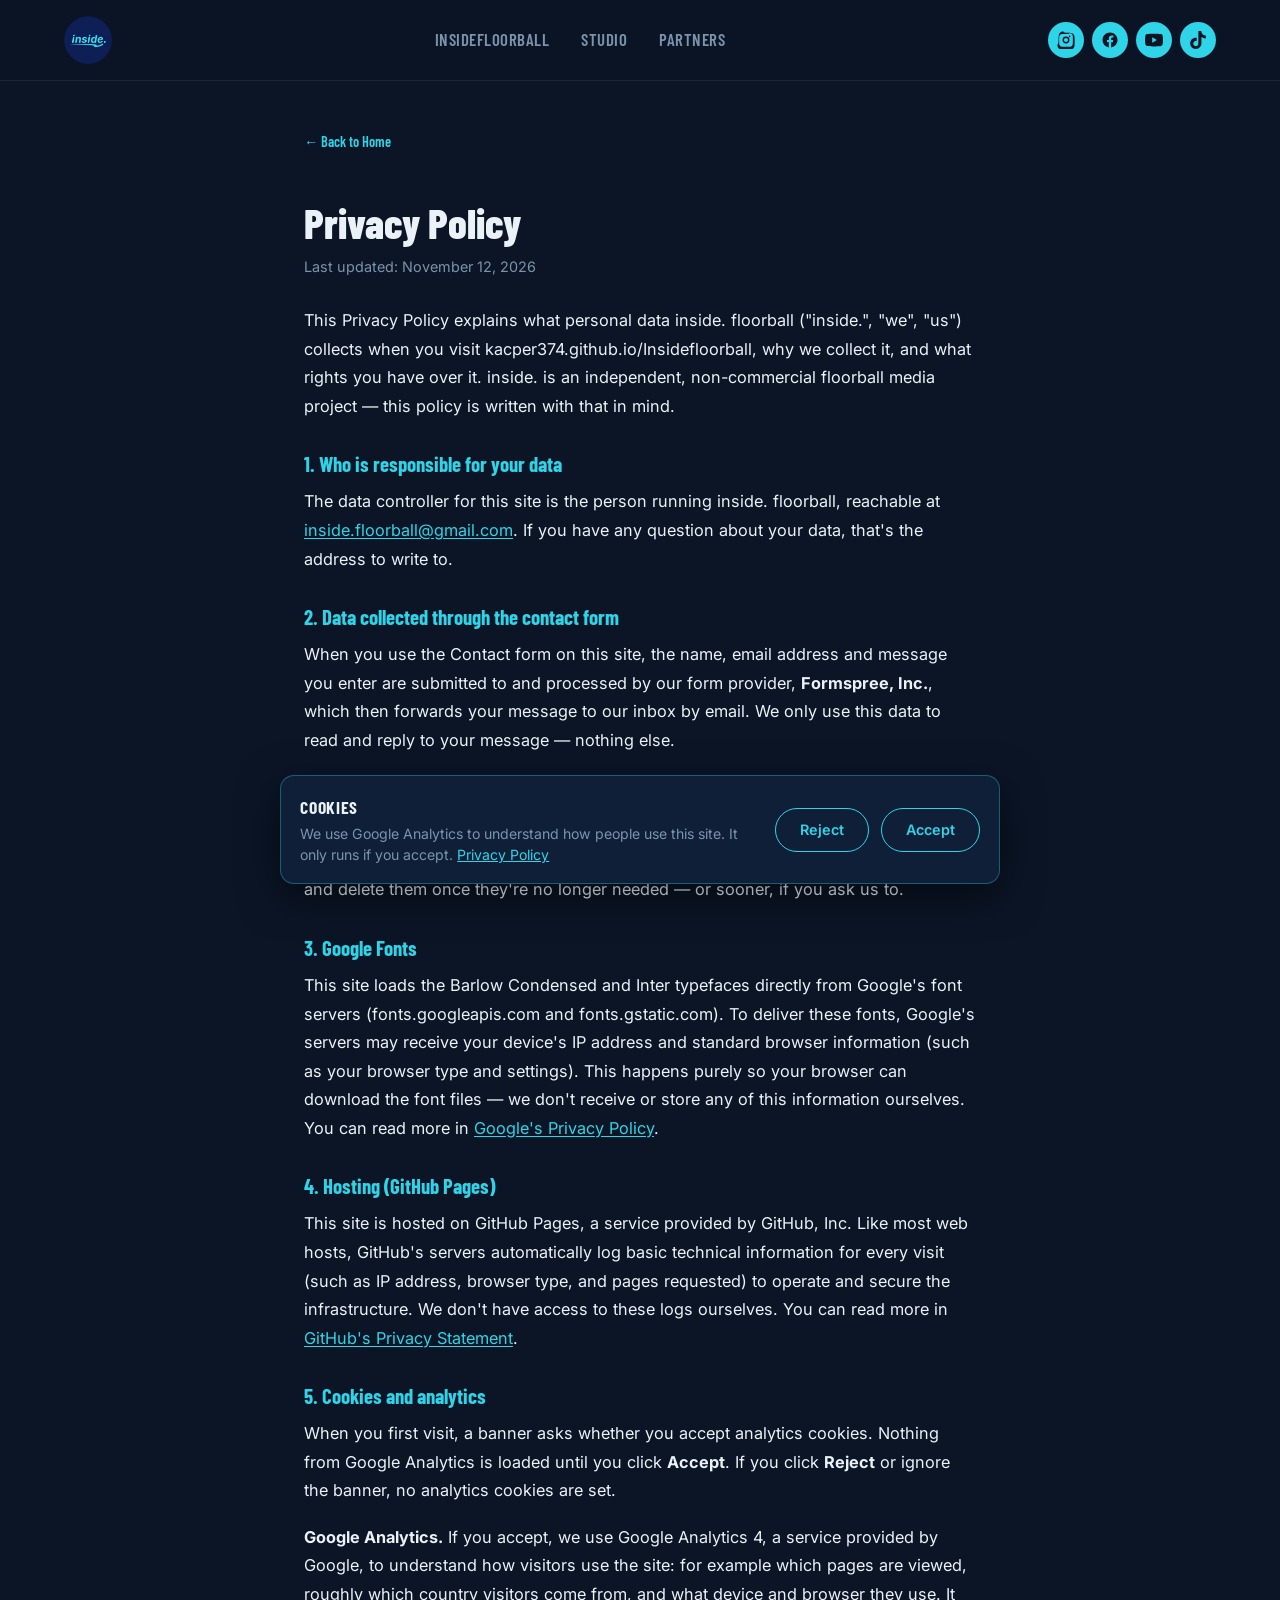
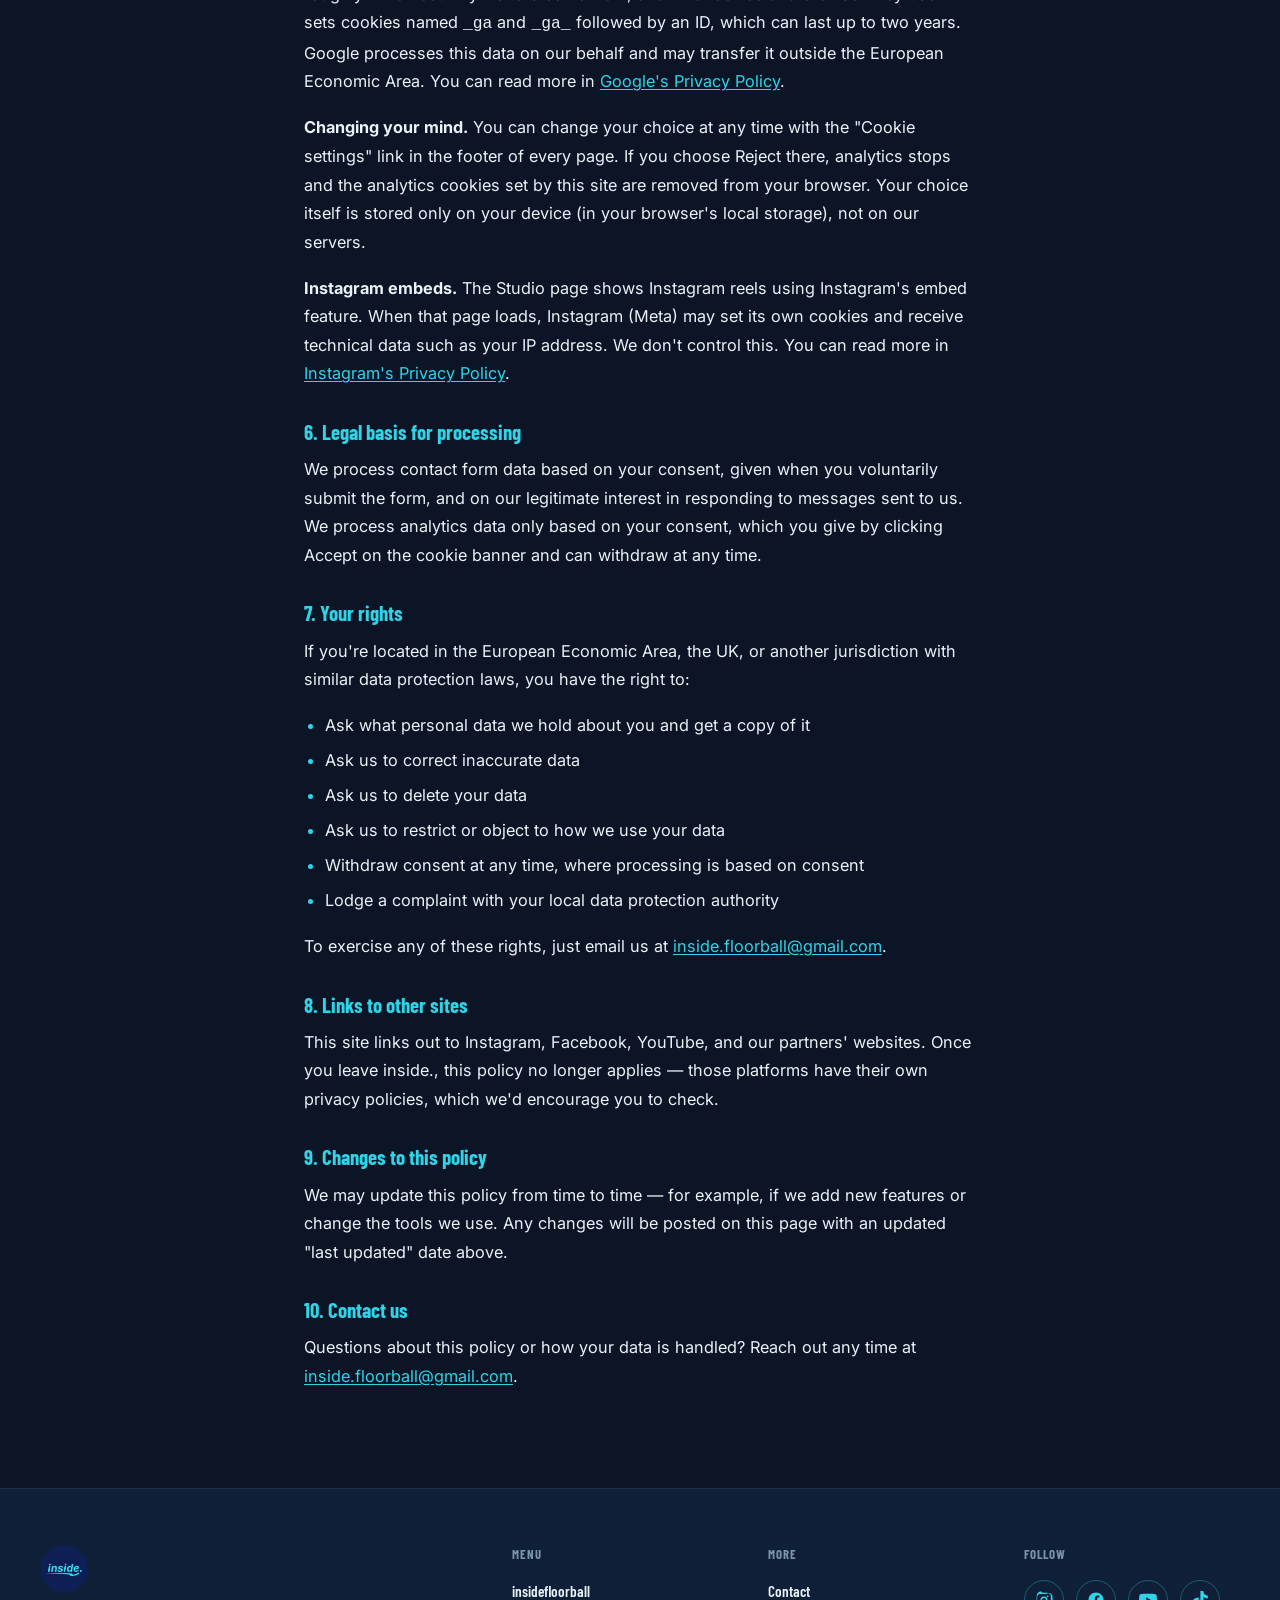
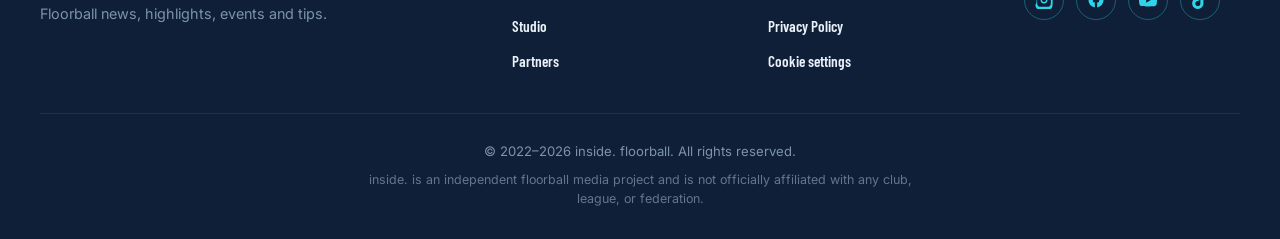
<file: privacy-policy.html>
<!DOCTYPE html>
<html lang="en">
<head>
  <meta charset="UTF-8" />
  <meta name="viewport" content="width=device-width, initial-scale=1.0" />
  <title>Privacy Policy | inside.</title>
  <meta name="description" content="How inside. floorball collects, uses and protects your personal data." />
  <link rel="canonical" href="https://insidefloorball.com/privacy-policy.html" />

  <!-- Google Fonts: Barlow Condensed for headings, Inter for body text -->
  <link rel="preconnect" href="https://fonts.googleapis.com" />
  <link rel="preconnect" href="https://fonts.gstatic.com" crossorigin />
  <link href="https://fonts.googleapis.com/css2?family=Barlow+Condensed:wght@600;700;800&family=Inter:wght@400;500;600;700&display=swap" rel="stylesheet" />

  <link rel="stylesheet" href="css/style.css" />
  <link rel="icon" type="image/png" href="favicon.png" />
</head>
<body>

  <header class="site-header">
    <nav class="navbar">
      <a href="index.html" class="logo">
        <img src="favicon.png" alt="inside. logo" class="logo-img" />
      </a>

      <ul class="nav-links" id="navLinks">
        <li><a href="index.html" data-page="home">insidefloorball</a></li>
        <li><a href="studio.html" data-page="studio">Studio</a></li>
        <li><a href="partners.html" data-page="partners">Partners</a></li>
      </ul>

      <div class="nav-right">
        <div class="nav-socials">
          <a href="https://www.instagram.com/insidefloorball" target="_blank" rel="noopener" class="nav-social-icon" aria-label="Instagram">
            <svg viewBox="0 0 24 24" width="18" height="18" fill="currentColor"><path d="M12 2.2c3.2 0 3.6 0 4.8.07 1.2.06 2.1.26 2.8.55.8.3 1.4.7 2 1.3.6.6 1 1.2 1.3 2 .3.7.5 1.6.5 2.8.1 1.2.1 1.6.1 4.8s0 3.6-.1 4.8c-.1 1.2-.3 2.1-.5 2.8-.3.8-.7 1.4-1.3 2-.6.6-1.2 1-2 1.3-.7.3-1.6.5-2.8.5-1.2.1-1.6.1-4.8.1s-3.6 0-4.8-.1c-1.2-.1-2.1-.3-2.8-.5-.8-.3-1.4-.7-2-1.3-.6-.6-1-1.2-1.3-2-.3-.7-.5-1.6-.5-2.8C2.1 15.6 2.1 15.2 2.1 12s0-3.6.1-4.8c.1-1.2.3-2.1.5-2.8.3-.8.7-1.4 1.3-2 .6-.6 1.2-1 2-1.3.7-.3 1.6-.5 2.8-.5C8.4 2.2 8.8 2.2 12 2.2zm0 1.8c-3.1 0-3.5 0-4.7.07-1 .05-1.6.2-2 .35-.5.2-.8.4-1.2.8-.4.4-.6.7-.8 1.2-.15.4-.3 1-.35 2C2.9 8.5 2.9 8.9 2.9 12s0 3.5.07 4.7c.05 1 .2 1.6.35 2 .2.5.4.8.8 1.2.4.4.7.6 1.2.8.4.15 1 .3 2 .35 1.2.07 1.6.07 4.7.07s3.5 0 4.7-.07c1-.05 1.6-.2 2-.35.5-.2.8-.4 1.2-.8.4-.4.6-.7.8-1.2.15-.4.3-1 .35-2 .07-1.2.07-1.6.07-4.7s0-3.5-.07-4.7c-.05-1-.2-1.6-.35-2-.2-.5-.4-.8-.8-1.2-.4-.4-.7-.6-1.2-.8-.4-.15-1-.3-2-.35C15.5 4 15.1 4 12 4zm0 3.4a4.6 4.6 0 1 1 0 9.2 4.6 4.6 0 0 1 0-9.2zm0 1.8a2.8 2.8 0 1 0 0 5.6 2.8 2.8 0 0 0 0-5.6zm5.9-2a1.08 1.08 0 1 1-2.16 0 1.08 1.08 0 0 1 2.16 0z"/></svg>
          </a>
          <a href="https://www.facebook.com/profile.php?id=61571991334527" target="_blank" rel="noopener" class="nav-social-icon" aria-label="Facebook">
            <svg viewBox="0 0 24 24" width="18" height="18" fill="currentColor"><path d="M22 12c0-5.52-4.48-10-10-10S2 6.48 2 12c0 4.99 3.66 9.13 8.44 9.88v-6.99H7.9V12h2.54V9.8c0-2.5 1.49-3.89 3.77-3.89 1.09 0 2.24.2 2.24.2v2.46h-1.26c-1.24 0-1.63.77-1.63 1.56V12h2.78l-.45 2.89h-2.33v6.99C18.34 21.13 22 16.99 22 12z"/></svg>
          </a>
          <a href="https://www.youtube.com/@inside.floorball" target="_blank" rel="noopener" class="nav-social-icon" aria-label="YouTube">
            <svg viewBox="0 0 24 24" width="18" height="18" fill="currentColor"><path d="M23.5 6.2a3.02 3.02 0 0 0-2.12-2.14C19.5 3.5 12 3.5 12 3.5s-7.5 0-9.38.56A3.02 3.02 0 0 0 .5 6.2 31.6 31.6 0 0 0 0 12a31.6 31.6 0 0 0 .5 5.8 3.02 3.02 0 0 0 2.12 2.14C4.5 20.5 12 20.5 12 20.5s7.5 0 9.38-.56a3.02 3.02 0 0 0 2.12-2.14A31.6 31.6 0 0 0 24 12a31.6 31.6 0 0 0-.5-5.8zM9.6 15.6V8.4L15.8 12l-6.2 3.6z"/></svg>
          </a>
          <a href="https://www.tiktok.com/@inside.floorball" target="_blank" rel="noopener" class="nav-social-icon" aria-label="TikTok">
            <svg viewBox="0 0 24 24" width="18" height="18" fill="currentColor"><path d="M12.525.02c1.31-.02 2.61-.01 3.91-.02.08 1.53.63 3.09 1.75 4.17 1.12 1.11 2.7 1.62 4.24 1.79v4.03c-1.44-.05-2.89-.35-4.2-.97-.57-.26-1.1-.59-1.62-.93-.01 2.92.01 5.84-.02 8.75-.08 1.4-.54 2.79-1.35 3.94-1.31 1.92-3.58 3.17-5.91 3.21-1.43.08-2.86-.31-4.08-1.03-2.02-1.19-3.44-3.37-3.65-5.71-.02-.5-.03-1-.01-1.49.18-1.9 1.12-3.72 2.58-4.96 1.66-1.44 3.98-2.13 6.15-1.72.02 1.48-.04 2.96-.04 4.44-.99-.32-2.15-.23-3.02.37-.63.41-1.11 1.04-1.36 1.75-.21.51-.15 1.07-.14 1.61.24 1.64 1.82 3.02 3.5 2.87 1.12-.01 2.19-.66 2.77-1.61.19-.33.4-.67.41-1.06.1-1.79.06-3.57.07-5.36.01-4.03-.01-8.05.02-12.07z"/></svg>
          </a>
        </div>

        <button class="nav-toggle" id="navToggle" aria-label="Open menu" aria-expanded="false">
          <span></span>
          <span></span>
          <span></span>
        </button>
      </div>
    </nav>
  </header>

  <main>
    <article class="article-page">
      <div class="article-container">

        <a href="index.html" class="back-link">← Back to Home</a>

        <h1 class="article-title">Privacy Policy</h1>
        <p class="article-date">Last updated: November 12, 2026</p>

        <div class="article-body">

          <p>
            This Privacy Policy explains what personal data inside. floorball
            ("inside.", "we", "us") collects when you visit
            kacper374.github.io/Insidefloorball, why we collect it, and what
            rights you have over it. inside. is an independent, non-commercial
            floorball media project — this policy is written with that in mind.
          </p>

          <h2 class="article-subheading">1. Who is responsible for your data</h2>
          <p>
            The data controller for this site is the person running inside.
            floorball, reachable at
            <a href="mailto:inside.floorball@gmail.com">inside.floorball@gmail.com</a>.
            If you have any question about your data, that's the address to
            write to.
          </p>

          <h2 class="article-subheading">2. Data collected through the contact form</h2>
          <p>
            When you use the Contact form on this site, the name, email
            address and message you enter are submitted to and processed by
            our form provider, <strong>Formspree, Inc.</strong>, which then
            forwards your message to our inbox by email. We only use this
            data to read and reply to your message — nothing else.
          </p>
          <p>
            Formspree may process and store submissions on its own servers as
            part of providing this service. You can read more in
            <a href="https://formspree.io/legal/privacy-policy" target="_blank" rel="noopener">Formspree's own Privacy Policy</a>.
          </p>
          <p>
            We keep contact form messages only for as long as needed to
            handle your enquiry, and delete them once they're no longer
            needed — or sooner, if you ask us to.
          </p>

          <h2 class="article-subheading">3. Google Fonts</h2>
          <p>
            This site loads the Barlow Condensed and Inter typefaces directly
            from Google's font servers (fonts.googleapis.com and
            fonts.gstatic.com). To deliver these fonts, Google's servers may
            receive your device's IP address and standard browser
            information (such as your browser type and settings). This
            happens purely so your browser can download the font files —
            we don't receive or store any of this information ourselves.
            You can read more in
            <a href="https://policies.google.com/privacy" target="_blank" rel="noopener">Google's Privacy Policy</a>.
          </p>

          <h2 class="article-subheading">4. Hosting (GitHub Pages)</h2>
          <p>
            This site is hosted on GitHub Pages, a service provided by
            GitHub, Inc. Like most web hosts, GitHub's servers automatically
            log basic technical information for every visit (such as IP
            address, browser type, and pages requested) to operate and
            secure the infrastructure. We don't have access to these logs
            ourselves. You can read more in
            <a href="https://docs.github.com/en/site-policy/privacy-policies/github-general-privacy-statement" target="_blank" rel="noopener">GitHub's Privacy Statement</a>.
          </p>

          <h2 class="article-subheading">5. Cookies and analytics</h2>
          <p>
            When you first visit, a banner asks whether you accept analytics
            cookies. Nothing from Google Analytics is loaded until you click
            <strong>Accept</strong>. If you click <strong>Reject</strong> or
            ignore the banner, no analytics cookies are set.
          </p>
          <p>
            <strong>Google Analytics.</strong> If you accept, we use Google
            Analytics 4, a service provided by Google, to understand how
            visitors use the site: for example which pages are viewed, roughly
            which country visitors come from, and what device and browser they
            use. It sets cookies named <code>_ga</code> and
            <code>_ga_</code> followed by an ID, which can last up to two
            years. Google processes this data on our behalf and may transfer
            it outside the European Economic Area. You can read more in
            <a href="https://policies.google.com/privacy" target="_blank" rel="noopener">Google's Privacy Policy</a>.
          </p>
          <p>
            <strong>Changing your mind.</strong> You can change your choice at
            any time with the "Cookie settings" link in the footer of every
            page. If you choose Reject there, analytics stops and the
            analytics cookies set by this site are removed from your browser.
            Your choice itself is stored only on your device (in your
            browser's local storage), not on our servers.
          </p>
          <p>
            <strong>Instagram embeds.</strong> The Studio page shows Instagram
            reels using Instagram's embed feature. When that page loads,
            Instagram (Meta) may set its own cookies and receive technical
            data such as your IP address. We don't control this. You can read
            more in
            <a href="https://privacycenter.instagram.com/policy" target="_blank" rel="noopener">Instagram's Privacy Policy</a>.
          </p>

          <h2 class="article-subheading">6. Legal basis for processing</h2>
          <p>
            We process contact form data based on your consent, given when
            you voluntarily submit the form, and on our legitimate interest
            in responding to messages sent to us. We process analytics data
            only based on your consent, which you give by clicking Accept on
            the cookie banner and can withdraw at any time.
          </p>

          <h2 class="article-subheading">7. Your rights</h2>
          <p>
            If you're located in the European Economic Area, the UK, or
            another jurisdiction with similar data protection laws, you have
            the right to:
          </p>
          <ul>
            <li>Ask what personal data we hold about you and get a copy of it</li>
            <li>Ask us to correct inaccurate data</li>
            <li>Ask us to delete your data</li>
            <li>Ask us to restrict or object to how we use your data</li>
            <li>Withdraw consent at any time, where processing is based on consent</li>
            <li>Lodge a complaint with your local data protection authority</li>
          </ul>
          <p>
            To exercise any of these rights, just email us at
            <a href="mailto:inside.floorball@gmail.com">inside.floorball@gmail.com</a>.
          </p>

          <h2 class="article-subheading">8. Links to other sites</h2>
          <p>
            This site links out to Instagram, Facebook, YouTube, and our
            partners' websites. Once you leave inside., this policy no
            longer applies — those platforms have their own privacy
            policies, which we'd encourage you to check.
          </p>

          <h2 class="article-subheading">9. Changes to this policy</h2>
          <p>
            We may update this policy from time to time — for example, if we
            add new features or change the tools we use. Any changes
            will be posted on this page with an updated "last updated" date
            above.
          </p>

          <h2 class="article-subheading">10. Contact us</h2>
          <p>
            Questions about this policy or how your data is handled? Reach
            out any time at
            <a href="mailto:inside.floorball@gmail.com">inside.floorball@gmail.com</a>.
          </p>

        </div>

      </div>
    </article>
  </main>

  <footer class="site-footer">
    <div class="footer-inner">

      <div class="footer-brand">
        <a href="index.html" class="logo">
        <img src="favicon.png" alt="inside. logo" class="logo-img" />
      </a>
        <p class="footer-tagline">Floorball news, highlights, events and tips.</p>
      </div>

      <div class="footer-col">
        <p class="footer-col-title">Menu</p>
        <ul class="footer-links">
          <li><a href="index.html">insidefloorball</a></li>
          <li><a href="studio.html">Studio</a></li>
          <li><a href="partners.html">Partners</a></li>
        </ul>
      </div>

      <div class="footer-col">
        <p class="footer-col-title">More</p>
        <ul class="footer-links">
          <li><a href="partners.html#partner-contact">Contact</a></li>
          <li><a href="privacy-policy.html">Privacy Policy</a></li>
          <li><a href="#" data-cookie-settings>Cookie settings</a></li>
        </ul>
      </div>

      <div class="footer-col">
        <p class="footer-col-title">Follow</p>
        <div class="footer-socials">
          <a href="https://www.instagram.com/insidefloorball" target="_blank" rel="noopener" class="footer-social-icon" aria-label="Instagram">
            <svg viewBox="0 0 24 24" width="18" height="18" fill="currentColor"><path d="M12 2.2c3.2 0 3.6 0 4.8.07 1.2.06 2.1.26 2.8.55.8.3 1.4.7 2 1.3.6.6 1 1.2 1.3 2 .3.7.5 1.6.5 2.8.1 1.2.1 1.6.1 4.8s0 3.6-.1 4.8c-.1 1.2-.3 2.1-.5 2.8-.3.8-.7 1.4-1.3 2-.6.6-1.2 1-2 1.3-.7.3-1.6.5-2.8.5-1.2.1-1.6.1-4.8.1s-3.6 0-4.8-.1c-1.2-.1-2.1-.3-2.8-.5-.8-.3-1.4-.7-2-1.3-.6-.6-1-1.2-1.3-2-.3-.7-.5-1.6-.5-2.8C2.1 15.6 2.1 15.2 2.1 12s0-3.6.1-4.8c.1-1.2.3-2.1.5-2.8.3-.8.7-1.4 1.3-2 .6-.6 1.2-1 2-1.3.7-.3 1.6-.5 2.8-.5C8.4 2.2 8.8 2.2 12 2.2zm0 1.8c-3.1 0-3.5 0-4.7.07-1 .05-1.6.2-2 .35-.5.2-.8.4-1.2.8-.4.4-.6.7-.8 1.2-.15.4-.3 1-.35 2C2.9 8.5 2.9 8.9 2.9 12s0 3.5.07 4.7c.05 1 .2 1.6.35 2 .2.5.4.8.8 1.2.4.4.7.6 1.2.8.4.15 1 .3 2 .35 1.2.07 1.6.07 4.7.07s3.5 0 4.7-.07c1-.05 1.6-.2 2-.35.5-.2.8-.4 1.2-.8.4-.4.6-.7.8-1.2.15-.4.3-1 .35-2 .07-1.2.07-1.6.07-4.7s0-3.5-.07-4.7c-.05-1-.2-1.6-.35-2-.2-.5-.4-.8-.8-1.2-.4-.4-.7-.6-1.2-.8-.4-.15-1-.3-2-.35C15.5 4 15.1 4 12 4zm0 3.4a4.6 4.6 0 1 1 0 9.2 4.6 4.6 0 0 1 0-9.2zm0 1.8a2.8 2.8 0 1 0 0 5.6 2.8 2.8 0 0 0 0-5.6zm5.9-2a1.08 1.08 0 1 1-2.16 0 1.08 1.08 0 0 1 2.16 0z"/></svg>
          </a>
          <a href="https://www.facebook.com/profile.php?id=61571991334527" target="_blank" rel="noopener" class="footer-social-icon" aria-label="Facebook">
            <svg viewBox="0 0 24 24" width="18" height="18" fill="currentColor"><path d="M22 12c0-5.52-4.48-10-10-10S2 6.48 2 12c0 4.99 3.66 9.13 8.44 9.88v-6.99H7.9V12h2.54V9.8c0-2.5 1.49-3.89 3.77-3.89 1.09 0 2.24.2 2.24.2v2.46h-1.26c-1.24 0-1.63.77-1.63 1.56V12h2.78l-.45 2.89h-2.33v6.99C18.34 21.13 22 16.99 22 12z"/></svg>
          </a>
          <a href="https://www.youtube.com/@inside.floorball" target="_blank" rel="noopener" class="footer-social-icon" aria-label="YouTube">
            <svg viewBox="0 0 24 24" width="18" height="18" fill="currentColor"><path d="M23.5 6.2a3.02 3.02 0 0 0-2.12-2.14C19.5 3.5 12 3.5 12 3.5s-7.5 0-9.38.56A3.02 3.02 0 0 0 .5 6.2 31.6 31.6 0 0 0 0 12a31.6 31.6 0 0 0 .5 5.8 3.02 3.02 0 0 0 2.12 2.14C4.5 20.5 12 20.5 12 20.5s7.5 0 9.38-.56a3.02 3.02 0 0 0 2.12-2.14A31.6 31.6 0 0 0 24 12a31.6 31.6 0 0 0-.5-5.8zM9.6 15.6V8.4L15.8 12l-6.2 3.6z"/></svg>
          </a>
          <a href="https://www.tiktok.com/@inside.floorball" target="_blank" rel="noopener" class="footer-social-icon" aria-label="TikTok">
            <svg viewBox="0 0 24 24" width="18" height="18" fill="currentColor"><path d="M12.525.02c1.31-.02 2.61-.01 3.91-.02.08 1.53.63 3.09 1.75 4.17 1.12 1.11 2.7 1.62 4.24 1.79v4.03c-1.44-.05-2.89-.35-4.2-.97-.57-.26-1.1-.59-1.62-.93-.01 2.92.01 5.84-.02 8.75-.08 1.4-.54 2.79-1.35 3.94-1.31 1.92-3.58 3.17-5.91 3.21-1.43.08-2.86-.31-4.08-1.03-2.02-1.19-3.44-3.37-3.65-5.71-.02-.5-.03-1-.01-1.49.18-1.9 1.12-3.72 2.58-4.96 1.66-1.44 3.98-2.13 6.15-1.72.02 1.48-.04 2.96-.04 4.44-.99-.32-2.15-.23-3.02.37-.63.41-1.11 1.04-1.36 1.75-.21.51-.15 1.07-.14 1.61.24 1.64 1.82 3.02 3.5 2.87 1.12-.01 2.19-.66 2.77-1.61.19-.33.4-.67.41-1.06.1-1.79.06-3.57.07-5.36.01-4.03-.01-8.05.02-12.07z"/></svg>
          </a>
        </div>
      </div>

    </div>

    <div class="footer-bottom">
      <p class="footer-copy">© 2022–2026 inside. floorball. All rights reserved.</p>
      <p class="footer-disclaimer">
        inside. is an independent floorball media project and is not
        officially affiliated with any club, league, or federation.
      </p>
    </div>
  </footer>

  <script src="js/script.js"></script>
</body>
</html>
</file>
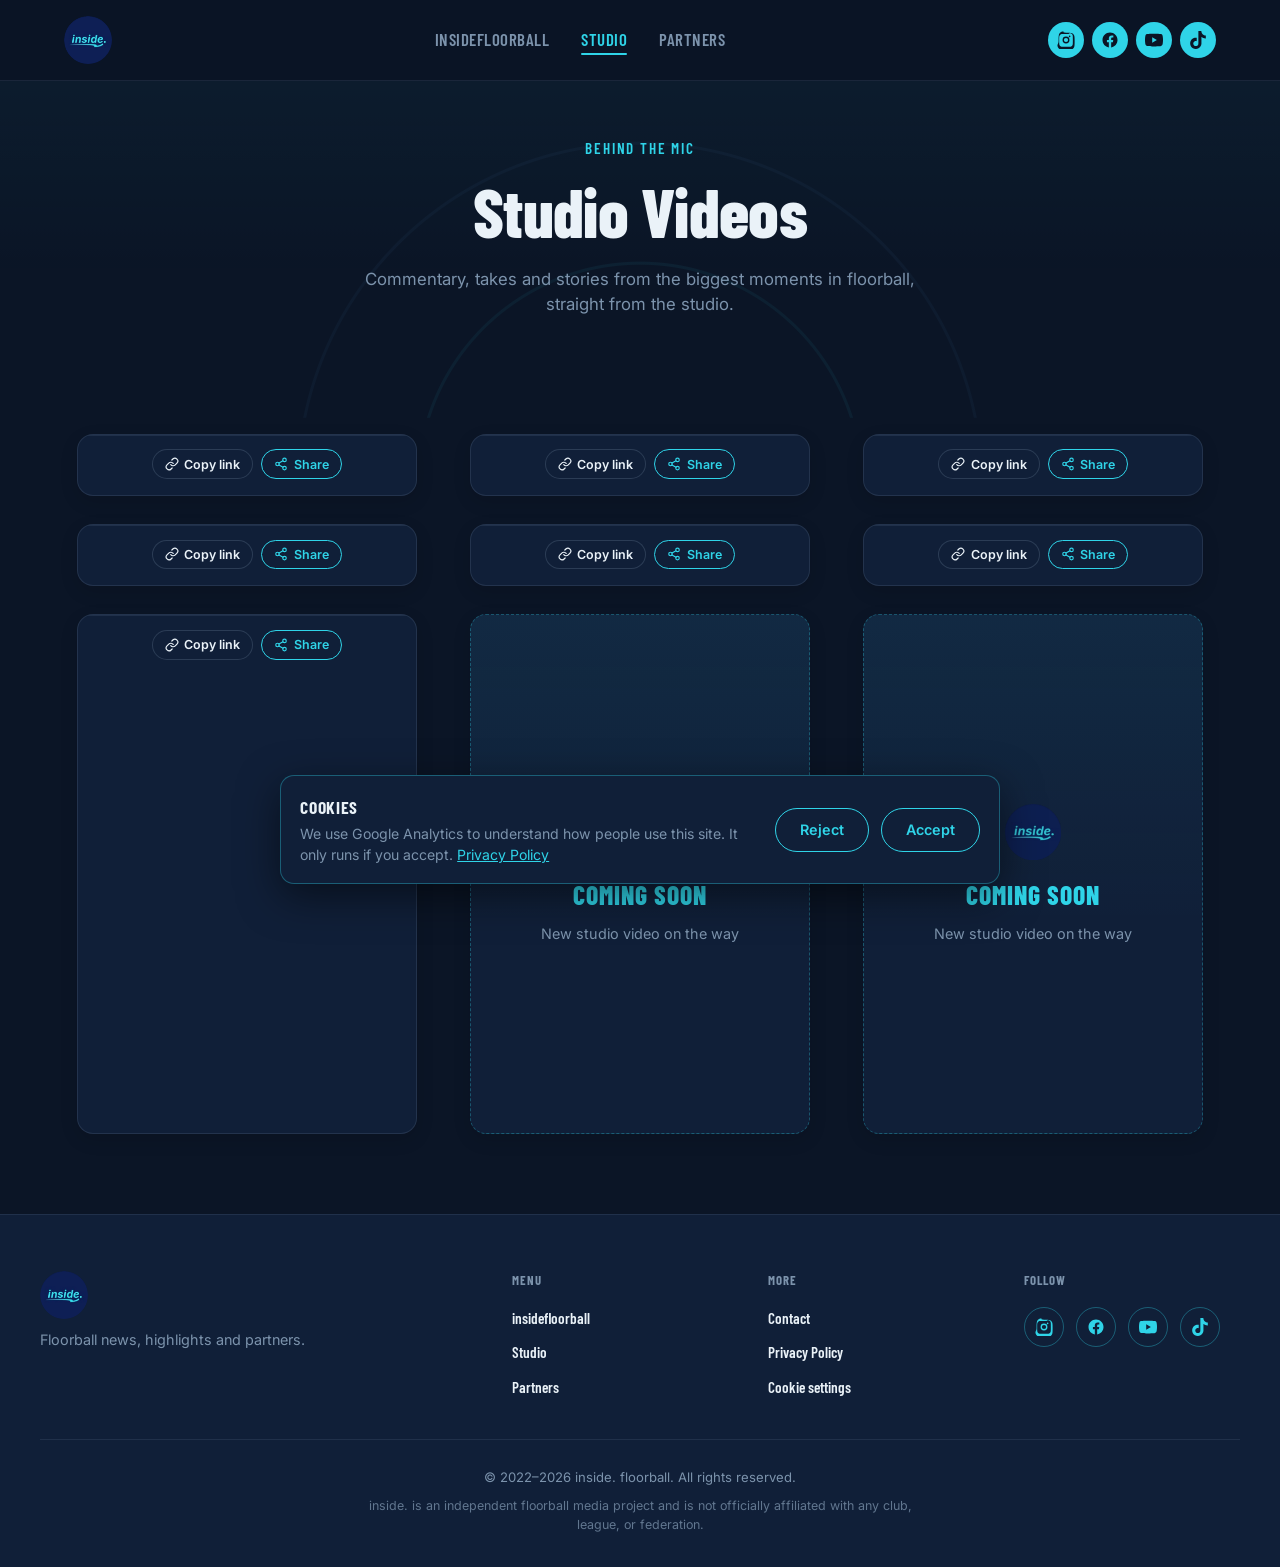
<file: studio.html>
<!DOCTYPE html>
<html lang="en">
<head>
  <meta charset="UTF-8" />
  <meta name="viewport" content="width=device-width, initial-scale=1.0" />
  <title>Studio Videos | Floorball Commentary | inside.</title>
  <meta name="description" content="Floorball commentary videos from the inside. studio: takes, reactions and stories from the biggest moments in the sport, from WFC to the top European leagues." />
  <meta name="theme-color" content="#0B1526" />
  <link rel="canonical" href="https://insidefloorball.com/studio.html" />

  <meta property="og:type" content="website" />
  <meta property="og:site_name" content="inside. floorball" />
  <meta property="og:title" content="Studio Videos | Floorball Commentary | inside." />
  <meta property="og:description" content="Floorball commentary videos from the inside. studio: takes, reactions and stories from the biggest moments in the sport, from WFC to the top European leagues." />
  <meta property="og:image" content="https://insidefloorball.com/favicon.png" />
  <meta property="og:url" content="https://insidefloorball.com/studio.html" />
  <meta name="twitter:card" content="summary" />
  <meta name="twitter:title" content="Studio Videos | Floorball Commentary | inside." />
  <meta name="twitter:description" content="Floorball commentary videos from the inside. studio: takes, reactions and stories from the biggest moments in the sport, from WFC to the top European leagues." />
  <meta name="twitter:image" content="https://insidefloorball.com/favicon.png" />

  <link rel="preconnect" href="https://fonts.googleapis.com" />
  <link rel="preconnect" href="https://fonts.gstatic.com" crossorigin />
  <link href="https://fonts.googleapis.com/css2?family=Barlow+Condensed:wght@600;700;800&family=Inter:wght@400;500;600;700&display=swap" rel="stylesheet" />

  <link rel="stylesheet" href="css/style.css" />
  <link rel="icon" type="image/png" href="favicon.png" />
</head>
<body data-page="studio">

  <header class="site-header">
    <nav class="navbar">
      <a href="index.html" class="logo">
        <img src="favicon.png" alt="inside. logo" class="logo-img" />
      </a>

      <ul class="nav-links" id="navLinks">
        <li><a href="index.html" data-page="home">insidefloorball</a></li>
        <li><a href="studio.html" data-page="studio">Studio</a></li>
        <li><a href="partners.html" data-page="partners">Partners</a></li>
      </ul>

      <div class="nav-right">
        <div class="nav-socials">
          <a href="https://www.instagram.com/insidefloorball" target="_blank" rel="noopener" class="nav-social-icon" aria-label="Instagram">
            <svg viewBox="0 0 24 24" width="18" height="18" fill="currentColor"><path d="M12 2.2c3.2 0 3.6 0 4.8.07 1.2.06 2.1.26 2.8.55.8.3 1.4.7 2 1.3.6.6 1 1.2 1.3 2 .3.7.5 1.6.5 2.8.1 1.2.1 1.6.1 4.8s0 3.6-.1 4.8c-.1 1.2-.3 2.1-.5 2.8-.3.8-.7 1.4-1.3 2-.6.6-1.2 1-2 1.3-.7.3-1.6.5-2.8.5-1.2.1-1.6.1-4.8.1s-3.6 0-4.8-.1c-1.2-.1-2.1-.3-2.8-.5-.8-.3-1.4-.7-2-1.3-.6-.6-1-1.2-1.3-2-.3-.7-.5-1.6-.5-2.8C2.1 15.6 2.1 15.2 2.1 12s0-3.6.1-4.8c.1-1.2.3-2.1.5-2.8.3-.8.7-1.4 1.3-2 .6-.6 1.2-1 2-1.3.7-.3 1.6-.5 2.8-.5C8.4 2.2 8.8 2.2 12 2.2zm0 1.8c-3.1 0-3.5 0-4.7.07-1 .05-1.6.2-2 .35-.5.2-.8.4-1.2.8-.4.4-.6.7-.8 1.2-.15.4-.3 1-.35 2C2.9 8.5 2.9 8.9 2.9 12s0 3.5.07 4.7c.05 1 .2 1.6.35 2 .2.5.4.8.8 1.2.4.4.7.6 1.2.8.4.15 1 .3 2 .35 1.2.07 1.6.07 4.7.07s3.5 0 4.7-.07c1-.05 1.6-.2 2-.35.5-.2.8-.4 1.2-.8.4-.4.6-.7.8-1.2.15-.4.3-1 .35-2 .07-1.2.07-1.6.07-4.7s0-3.5-.07-4.7c-.05-1-.2-1.6-.35-2-.2-.5-.4-.8-.8-1.2-.4-.4-.7-.6-1.2-.8-.4-.15-1-.3-2-.35C15.5 4 15.1 4 12 4zm0 3.4a4.6 4.6 0 1 1 0 9.2 4.6 4.6 0 0 1 0-9.2zm0 1.8a2.8 2.8 0 1 0 0 5.6 2.8 2.8 0 0 0 0-5.6zm5.9-2a1.08 1.08 0 1 1-2.16 0 1.08 1.08 0 0 1 2.16 0z"/></svg>
          </a>
          <a href="https://www.facebook.com/profile.php?id=61571991334527" target="_blank" rel="noopener" class="nav-social-icon" aria-label="Facebook">
            <svg viewBox="0 0 24 24" width="18" height="18" fill="currentColor"><path d="M22 12c0-5.52-4.48-10-10-10S2 6.48 2 12c0 4.99 3.66 9.13 8.44 9.88v-6.99H7.9V12h2.54V9.8c0-2.5 1.49-3.89 3.77-3.89 1.09 0 2.24.2 2.24.2v2.46h-1.26c-1.24 0-1.63.77-1.63 1.56V12h2.78l-.45 2.89h-2.33v6.99C18.34 21.13 22 16.99 22 12z"/></svg>
          </a>
          <a href="https://www.youtube.com/@inside.floorball" target="_blank" rel="noopener" class="nav-social-icon" aria-label="YouTube">
            <svg viewBox="0 0 24 24" width="18" height="18" fill="currentColor"><path d="M23.5 6.2a3.02 3.02 0 0 0-2.12-2.14C19.5 3.5 12 3.5 12 3.5s-7.5 0-9.38.56A3.02 3.02 0 0 0 .5 6.2 31.6 31.6 0 0 0 0 12a31.6 31.6 0 0 0 .5 5.8 3.02 3.02 0 0 0 2.12 2.14C4.5 20.5 12 20.5 12 20.5s7.5 0 9.38-.56a3.02 3.02 0 0 0 2.12-2.14A31.6 31.6 0 0 0 24 12a31.6 31.6 0 0 0-.5-5.8zM9.6 15.6V8.4L15.8 12l-6.2 3.6z"/></svg>
          </a>
          <a href="https://www.tiktok.com/@inside.floorball" target="_blank" rel="noopener" class="nav-social-icon" aria-label="TikTok">
            <svg viewBox="0 0 24 24" width="18" height="18" fill="currentColor"><path d="M12.525.02c1.31-.02 2.61-.01 3.91-.02.08 1.53.63 3.09 1.75 4.17 1.12 1.11 2.7 1.62 4.24 1.79v4.03c-1.44-.05-2.89-.35-4.2-.97-.57-.26-1.1-.59-1.62-.93-.01 2.92.01 5.84-.02 8.75-.08 1.4-.54 2.79-1.35 3.94-1.31 1.92-3.58 3.17-5.91 3.21-1.43.08-2.86-.31-4.08-1.03-2.02-1.19-3.44-3.37-3.65-5.71-.02-.5-.03-1-.01-1.49.18-1.9 1.12-3.72 2.58-4.96 1.66-1.44 3.98-2.13 6.15-1.72.02 1.48-.04 2.96-.04 4.44-.99-.32-2.15-.23-3.02.37-.63.41-1.11 1.04-1.36 1.75-.21.51-.15 1.07-.14 1.61.24 1.64 1.82 3.02 3.5 2.87 1.12-.01 2.19-.66 2.77-1.61.19-.33.4-.67.41-1.06.1-1.79.06-3.57.07-5.36.01-4.03-.01-8.05.02-12.07z"/></svg>
          </a>
        </div>

        <button class="nav-toggle" id="navToggle" aria-label="Open menu" aria-expanded="false">
          <span></span>
          <span></span>
          <span></span>
        </button>
      </div>
    </nav>
  </header>

  <main>

    <section class="hero hero--tight">
      <div class="hero-pattern" aria-hidden="true"></div>
      <div class="hero-content">
        <p class="hero-eyebrow">Behind the mic</p>
        <h1 class="hero-title">Studio Videos</h1>
        <p class="hero-text">
          Commentary, takes and stories from the biggest moments in
          floorball, straight from the studio.
        </p>
      </div>
    </section>

    <!--
      ZDJĘCIE STUDIA (na razie wyłączone)
      1. Wgraj zdjęcie do repo jako images/studio/studio.jpg
         (najlepiej poziome, ok. 1600 px szerokości).
      2. Usuń pierwszą linię z samym znacznikiem otwarcia komentarza
         i ostatnią z zamknięciem, które otaczają blok poniżej.
    -->
    <!--
    <figure class="studio-photo">
      <img src="images/studio/studio.jpg" alt="The inside. floorball studio" loading="lazy" />
    </figure>
    -->

    <!--
      JAK DODAĆ NOWĄ ROLKĘ:
      1. Otwórz rolkę na instagram.com, kliknij "Udostępnij" (papierowy
         samolocik) albo menu ••• i wybierz "Kopiuj link".
      2. Znajdź kafelek "Coming soon" (blok <div class="reel-card reel-card--soon">).
      3. Podmień CAŁY ten blok na kopię dowolnej rolki z góry (od
         <div class="reel-card"> do jego zamknięcia </div>) i wklej swój link
         w data-instgrm-permalink="...".
      Układ to 3 kolumny, więc najlepiej trzymać liczbę rolek podzielną przez 3.
    -->
    <section id="studio" class="highlights">
      <div class="reels-grid">

        <!-- Rolka 1 -->
        <div class="reel-card">
          <blockquote class="instagram-media" data-instgrm-permalink="https://www.instagram.com/reel/DdoXgrmKMCD/?utm_source=ig_web_copy_link&mdxt=MzRlODBiNWFlZA==&srtk=MzRlODBiNWFlZA==" data-instgrm-version="14"></blockquote>

          <div class="article-share" data-share>
            <span class="article-share-label">Share this reel</span>
            <div class="article-share-buttons">
              <button type="button" class="share-btn" data-share-copy>
                <svg viewBox="0 0 24 24" width="16" height="16" fill="none" stroke="currentColor" stroke-width="2" stroke-linecap="round" stroke-linejoin="round"><path d="M10 13a5 5 0 0 0 7.54.54l3-3a5 5 0 0 0-7.07-7.07l-1.72 1.71"/><path d="M14 11a5 5 0 0 0-7.54-.54l-3 3a5 5 0 0 0 7.07 7.07l1.71-1.71"/></svg>
                <span class="share-btn-label">Copy link</span>
              </button>
              <button type="button" class="share-btn share-btn--more" data-share-more>
                <svg viewBox="0 0 24 24" width="16" height="16" fill="none" stroke="currentColor" stroke-width="2" stroke-linecap="round" stroke-linejoin="round"><circle cx="18" cy="5" r="3"></circle><circle cx="6" cy="12" r="3"></circle><circle cx="18" cy="19" r="3"></circle><line x1="8.59" y1="13.51" x2="15.42" y2="17.49"></line><line x1="15.41" y1="6.51" x2="8.59" y2="10.49"></line></svg>
                <span class="share-btn-label">Share</span>
              </button>
            </div>
          </div>
        </div>

        <!-- Rolka 2 -->
        <div class="reel-card">
          <blockquote class="instagram-media" data-instgrm-permalink="https://www.instagram.com/reel/DdbfilcKHiN/?utm_source=ig_web_copy_link&cplk=MzRlODBiNWFlZA==&srtk=MzRlODBiNWFlZA==" data-instgrm-version="14"></blockquote>

          <div class="article-share" data-share>
            <span class="article-share-label">Share this reel</span>
            <div class="article-share-buttons">
              <button type="button" class="share-btn" data-share-copy>
                <svg viewBox="0 0 24 24" width="16" height="16" fill="none" stroke="currentColor" stroke-width="2" stroke-linecap="round" stroke-linejoin="round"><path d="M10 13a5 5 0 0 0 7.54.54l3-3a5 5 0 0 0-7.07-7.07l-1.72 1.71"/><path d="M14 11a5 5 0 0 0-7.54-.54l-3 3a5 5 0 0 0 7.07 7.07l1.71-1.71"/></svg>
                <span class="share-btn-label">Copy link</span>
              </button>
              <button type="button" class="share-btn share-btn--more" data-share-more>
                <svg viewBox="0 0 24 24" width="16" height="16" fill="none" stroke="currentColor" stroke-width="2" stroke-linecap="round" stroke-linejoin="round"><circle cx="18" cy="5" r="3"></circle><circle cx="6" cy="12" r="3"></circle><circle cx="18" cy="19" r="3"></circle><line x1="8.59" y1="13.51" x2="15.42" y2="17.49"></line><line x1="15.41" y1="6.51" x2="8.59" y2="10.49"></line></svg>
                <span class="share-btn-label">Share</span>
              </button>
            </div>
          </div>
        </div>

        <!-- Rolka 3 -->
        <div class="reel-card">
          <blockquote class="instagram-media" data-instgrm-permalink="https://www.instagram.com/reel/DdB77eXtzqM/?utm_source=ig_web_copy_link&obrf=MzRlODBiNWFlZA==&srtk=MzRlODBiNWFlZA==" data-instgrm-version="14"></blockquote>

          <div class="article-share" data-share>
            <span class="article-share-label">Share this reel</span>
            <div class="article-share-buttons">
              <button type="button" class="share-btn" data-share-copy>
                <svg viewBox="0 0 24 24" width="16" height="16" fill="none" stroke="currentColor" stroke-width="2" stroke-linecap="round" stroke-linejoin="round"><path d="M10 13a5 5 0 0 0 7.54.54l3-3a5 5 0 0 0-7.07-7.07l-1.72 1.71"/><path d="M14 11a5 5 0 0 0-7.54-.54l-3 3a5 5 0 0 0 7.07 7.07l1.71-1.71"/></svg>
                <span class="share-btn-label">Copy link</span>
              </button>
              <button type="button" class="share-btn share-btn--more" data-share-more>
                <svg viewBox="0 0 24 24" width="16" height="16" fill="none" stroke="currentColor" stroke-width="2" stroke-linecap="round" stroke-linejoin="round"><circle cx="18" cy="5" r="3"></circle><circle cx="6" cy="12" r="3"></circle><circle cx="18" cy="19" r="3"></circle><line x1="8.59" y1="13.51" x2="15.42" y2="17.49"></line><line x1="15.41" y1="6.51" x2="8.59" y2="10.49"></line></svg>
                <span class="share-btn-label">Share</span>
              </button>
            </div>
          </div>
        </div>

        <!-- Rolka 4 -->
        <div class="reel-card">
          <blockquote class="instagram-media" data-instgrm-permalink="https://www.instagram.com/reel/Dc-13C6NW8V/?utm_source=ig_web_copy_link&rpxt=MzRlODBiNWFlZA==&srtk=MzRlODBiNWFlZA==" data-instgrm-version="14"></blockquote>

          <div class="article-share" data-share>
            <span class="article-share-label">Share this reel</span>
            <div class="article-share-buttons">
              <button type="button" class="share-btn" data-share-copy>
                <svg viewBox="0 0 24 24" width="16" height="16" fill="none" stroke="currentColor" stroke-width="2" stroke-linecap="round" stroke-linejoin="round"><path d="M10 13a5 5 0 0 0 7.54.54l3-3a5 5 0 0 0-7.07-7.07l-1.72 1.71"/><path d="M14 11a5 5 0 0 0-7.54-.54l-3 3a5 5 0 0 0 7.07 7.07l1.71-1.71"/></svg>
                <span class="share-btn-label">Copy link</span>
              </button>
              <button type="button" class="share-btn share-btn--more" data-share-more>
                <svg viewBox="0 0 24 24" width="16" height="16" fill="none" stroke="currentColor" stroke-width="2" stroke-linecap="round" stroke-linejoin="round"><circle cx="18" cy="5" r="3"></circle><circle cx="6" cy="12" r="3"></circle><circle cx="18" cy="19" r="3"></circle><line x1="8.59" y1="13.51" x2="15.42" y2="17.49"></line><line x1="15.41" y1="6.51" x2="8.59" y2="10.49"></line></svg>
                <span class="share-btn-label">Share</span>
              </button>
            </div>
          </div>
        </div>

        <!-- Rolka 5 -->
        <div class="reel-card">
          <blockquote class="instagram-media" data-instgrm-permalink="https://www.instagram.com/reel/Dc6IFlZKknJ/?utm_source=ig_web_copy_link&vrfl=MzRlODBiNWFlZA==&srtk=MzRlODBiNWFlZA==" data-instgrm-version="14"></blockquote>

          <div class="article-share" data-share>
            <span class="article-share-label">Share this reel</span>
            <div class="article-share-buttons">
              <button type="button" class="share-btn" data-share-copy>
                <svg viewBox="0 0 24 24" width="16" height="16" fill="none" stroke="currentColor" stroke-width="2" stroke-linecap="round" stroke-linejoin="round"><path d="M10 13a5 5 0 0 0 7.54.54l3-3a5 5 0 0 0-7.07-7.07l-1.72 1.71"/><path d="M14 11a5 5 0 0 0-7.54-.54l-3 3a5 5 0 0 0 7.07 7.07l1.71-1.71"/></svg>
                <span class="share-btn-label">Copy link</span>
              </button>
              <button type="button" class="share-btn share-btn--more" data-share-more>
                <svg viewBox="0 0 24 24" width="16" height="16" fill="none" stroke="currentColor" stroke-width="2" stroke-linecap="round" stroke-linejoin="round"><circle cx="18" cy="5" r="3"></circle><circle cx="6" cy="12" r="3"></circle><circle cx="18" cy="19" r="3"></circle><line x1="8.59" y1="13.51" x2="15.42" y2="17.49"></line><line x1="15.41" y1="6.51" x2="8.59" y2="10.49"></line></svg>
                <span class="share-btn-label">Share</span>
              </button>
            </div>
          </div>
        </div>

        <!-- Rolka 6 -->
        <div class="reel-card">
          <blockquote class="instagram-media" data-instgrm-permalink="https://www.instagram.com/reel/DcwAUk9NaNV/?utm_source=ig_web_copy_link&xtok=MzRlODBiNWFlZA==&srtk=MzRlODBiNWFlZA==" data-instgrm-version="14"></blockquote>

          <div class="article-share" data-share>
            <span class="article-share-label">Share this reel</span>
            <div class="article-share-buttons">
              <button type="button" class="share-btn" data-share-copy>
                <svg viewBox="0 0 24 24" width="16" height="16" fill="none" stroke="currentColor" stroke-width="2" stroke-linecap="round" stroke-linejoin="round"><path d="M10 13a5 5 0 0 0 7.54.54l3-3a5 5 0 0 0-7.07-7.07l-1.72 1.71"/><path d="M14 11a5 5 0 0 0-7.54-.54l-3 3a5 5 0 0 0 7.07 7.07l1.71-1.71"/></svg>
                <span class="share-btn-label">Copy link</span>
              </button>
              <button type="button" class="share-btn share-btn--more" data-share-more>
                <svg viewBox="0 0 24 24" width="16" height="16" fill="none" stroke="currentColor" stroke-width="2" stroke-linecap="round" stroke-linejoin="round"><circle cx="18" cy="5" r="3"></circle><circle cx="6" cy="12" r="3"></circle><circle cx="18" cy="19" r="3"></circle><line x1="8.59" y1="13.51" x2="15.42" y2="17.49"></line><line x1="15.41" y1="6.51" x2="8.59" y2="10.49"></line></svg>
                <span class="share-btn-label">Share</span>
              </button>
            </div>
          </div>
        </div>

        <!-- Rolka 7 -->
        <div class="reel-card">
          <blockquote class="instagram-media" data-instgrm-permalink="https://www.instagram.com/reel/Dcqkb-UKdm7/?utm_source=ig_web_copy_link&rpxt=MzRlODBiNWFlZA==&srtk=MzRlODBiNWFlZA==" data-instgrm-version="14"></blockquote>

          <div class="article-share" data-share>
            <span class="article-share-label">Share this reel</span>
            <div class="article-share-buttons">
              <button type="button" class="share-btn" data-share-copy>
                <svg viewBox="0 0 24 24" width="16" height="16" fill="none" stroke="currentColor" stroke-width="2" stroke-linecap="round" stroke-linejoin="round"><path d="M10 13a5 5 0 0 0 7.54.54l3-3a5 5 0 0 0-7.07-7.07l-1.72 1.71"/><path d="M14 11a5 5 0 0 0-7.54-.54l-3 3a5 5 0 0 0 7.07 7.07l1.71-1.71"/></svg>
                <span class="share-btn-label">Copy link</span>
              </button>
              <button type="button" class="share-btn share-btn--more" data-share-more>
                <svg viewBox="0 0 24 24" width="16" height="16" fill="none" stroke="currentColor" stroke-width="2" stroke-linecap="round" stroke-linejoin="round"><circle cx="18" cy="5" r="3"></circle><circle cx="6" cy="12" r="3"></circle><circle cx="18" cy="19" r="3"></circle><line x1="8.59" y1="13.51" x2="15.42" y2="17.49"></line><line x1="15.41" y1="6.51" x2="8.59" y2="10.49"></line></svg>
                <span class="share-btn-label">Share</span>
              </button>
            </div>
          </div>
        </div>

        <!-- Rolka 8 — COMING SOON (podmień na prawdziwą rolkę, instrukcja wyżej) -->
        <div class="reel-card reel-card--soon">
          <img src="favicon.png" alt="" class="reel-soon-logo" />
          <p class="reel-soon-title">Coming soon</p>
          <p class="reel-soon-text">New studio video on the way</p>
        </div>

        <!-- Rolka 9 — COMING SOON (podmień na prawdziwą rolkę, instrukcja wyżej) -->
        <div class="reel-card reel-card--soon">
          <img src="favicon.png" alt="" class="reel-soon-logo" />
          <p class="reel-soon-title">Coming soon</p>
          <p class="reel-soon-text">New studio video on the way</p>
        </div>

      </div>

      <script async src="//www.instagram.com/embed.js"></script>
    </section>

  </main>

  <footer class="site-footer">
    <div class="footer-inner">

      <div class="footer-brand">
        <a href="index.html" class="logo">
        <img src="favicon.png" alt="inside. logo" class="logo-img" />
      </a>
        <p class="footer-tagline">Floorball news, highlights and partners.</p>
      </div>

      <div class="footer-col">
        <p class="footer-col-title">Menu</p>
        <ul class="footer-links">
          <li><a href="index.html">insidefloorball</a></li>
          <li><a href="studio.html">Studio</a></li>
          <li><a href="partners.html">Partners</a></li>
        </ul>
      </div>

      <div class="footer-col">
        <p class="footer-col-title">More</p>
        <ul class="footer-links">
          <li><a href="partners.html#partner-contact">Contact</a></li>
          <li><a href="privacy-policy.html">Privacy Policy</a></li>
          <li><a href="#" data-cookie-settings>Cookie settings</a></li>
        </ul>
      </div>

      <div class="footer-col">
        <p class="footer-col-title">Follow</p>
        <div class="footer-socials">
          <a href="https://www.instagram.com/insidefloorball" target="_blank" rel="noopener" class="footer-social-icon" aria-label="Instagram">
            <svg viewBox="0 0 24 24" width="18" height="18" fill="currentColor"><path d="M12 2.2c3.2 0 3.6 0 4.8.07 1.2.06 2.1.26 2.8.55.8.3 1.4.7 2 1.3.6.6 1 1.2 1.3 2 .3.7.5 1.6.5 2.8.1 1.2.1 1.6.1 4.8s0 3.6-.1 4.8c-.1 1.2-.3 2.1-.5 2.8-.3.8-.7 1.4-1.3 2-.6.6-1.2 1-2 1.3-.7.3-1.6.5-2.8.5-1.2.1-1.6.1-4.8.1s-3.6 0-4.8-.1c-1.2-.1-2.1-.3-2.8-.5-.8-.3-1.4-.7-2-1.3-.6-.6-1-1.2-1.3-2-.3-.7-.5-1.6-.5-2.8C2.1 15.6 2.1 15.2 2.1 12s0-3.6.1-4.8c.1-1.2.3-2.1.5-2.8.3-.8.7-1.4 1.3-2 .6-.6 1.2-1 2-1.3.7-.3 1.6-.5 2.8-.5C8.4 2.2 8.8 2.2 12 2.2zm0 1.8c-3.1 0-3.5 0-4.7.07-1 .05-1.6.2-2 .35-.5.2-.8.4-1.2.8-.4.4-.6.7-.8 1.2-.15.4-.3 1-.35 2C2.9 8.5 2.9 8.9 2.9 12s0 3.5.07 4.7c.05 1 .2 1.6.35 2 .2.5.4.8.8 1.2.4.4.7.6 1.2.8.4.15 1 .3 2 .35 1.2.07 1.6.07 4.7.07s3.5 0 4.7-.07c1-.05 1.6-.2 2-.35.5-.2.8-.4 1.2-.8.4-.4.6-.7.8-1.2.15-.4.3-1 .35-2 .07-1.2.07-1.6.07-4.7s0-3.5-.07-4.7c-.05-1-.2-1.6-.35-2-.2-.5-.4-.8-.8-1.2-.4-.4-.7-.6-1.2-.8-.4-.15-1-.3-2-.35C15.5 4 15.1 4 12 4zm0 3.4a4.6 4.6 0 1 1 0 9.2 4.6 4.6 0 0 1 0-9.2zm0 1.8a2.8 2.8 0 1 0 0 5.6 2.8 2.8 0 0 0 0-5.6zm5.9-2a1.08 1.08 0 1 1-2.16 0 1.08 1.08 0 0 1 2.16 0z"/></svg>
          </a>
          <a href="https://www.facebook.com/profile.php?id=61571991334527" target="_blank" rel="noopener" class="footer-social-icon" aria-label="Facebook">
            <svg viewBox="0 0 24 24" width="18" height="18" fill="currentColor"><path d="M22 12c0-5.52-4.48-10-10-10S2 6.48 2 12c0 4.99 3.66 9.13 8.44 9.88v-6.99H7.9V12h2.54V9.8c0-2.5 1.49-3.89 3.77-3.89 1.09 0 2.24.2 2.24.2v2.46h-1.26c-1.24 0-1.63.77-1.63 1.56V12h2.78l-.45 2.89h-2.33v6.99C18.34 21.13 22 16.99 22 12z"/></svg>
          </a>
          <a href="https://www.youtube.com/@inside.floorball" target="_blank" rel="noopener" class="footer-social-icon" aria-label="YouTube">
            <svg viewBox="0 0 24 24" width="18" height="18" fill="currentColor"><path d="M23.5 6.2a3.02 3.02 0 0 0-2.12-2.14C19.5 3.5 12 3.5 12 3.5s-7.5 0-9.38.56A3.02 3.02 0 0 0 .5 6.2 31.6 31.6 0 0 0 0 12a31.6 31.6 0 0 0 .5 5.8 3.02 3.02 0 0 0 2.12 2.14C4.5 20.5 12 20.5 12 20.5s7.5 0 9.38-.56a3.02 3.02 0 0 0 2.12-2.14A31.6 31.6 0 0 0 24 12a31.6 31.6 0 0 0-.5-5.8zM9.6 15.6V8.4L15.8 12l-6.2 3.6z"/></svg>
          </a>
          <a href="https://www.tiktok.com/@inside.floorball" target="_blank" rel="noopener" class="footer-social-icon" aria-label="TikTok">
            <svg viewBox="0 0 24 24" width="18" height="18" fill="currentColor"><path d="M12.525.02c1.31-.02 2.61-.01 3.91-.02.08 1.53.63 3.09 1.75 4.17 1.12 1.11 2.7 1.62 4.24 1.79v4.03c-1.44-.05-2.89-.35-4.2-.97-.57-.26-1.1-.59-1.62-.93-.01 2.92.01 5.84-.02 8.75-.08 1.4-.54 2.79-1.35 3.94-1.31 1.92-3.58 3.17-5.91 3.21-1.43.08-2.86-.31-4.08-1.03-2.02-1.19-3.44-3.37-3.65-5.71-.02-.5-.03-1-.01-1.49.18-1.9 1.12-3.72 2.58-4.96 1.66-1.44 3.98-2.13 6.15-1.72.02 1.48-.04 2.96-.04 4.44-.99-.32-2.15-.23-3.02.37-.63.41-1.11 1.04-1.36 1.75-.21.51-.15 1.07-.14 1.61.24 1.64 1.82 3.02 3.5 2.87 1.12-.01 2.19-.66 2.77-1.61.19-.33.4-.67.41-1.06.1-1.79.06-3.57.07-5.36.01-4.03-.01-8.05.02-12.07z"/></svg>
          </a>
        </div>
      </div>

    </div>

    <div class="footer-bottom">
      <p class="footer-copy">© 2022–2026 inside. floorball. All rights reserved.</p>
      <p class="footer-disclaimer">
        inside. is an independent floorball media project and is not
        officially affiliated with any club, league, or federation.
      </p>
    </div>
  </footer>

  <script src="js/script.js"></script>
</body>
</html>
</file>
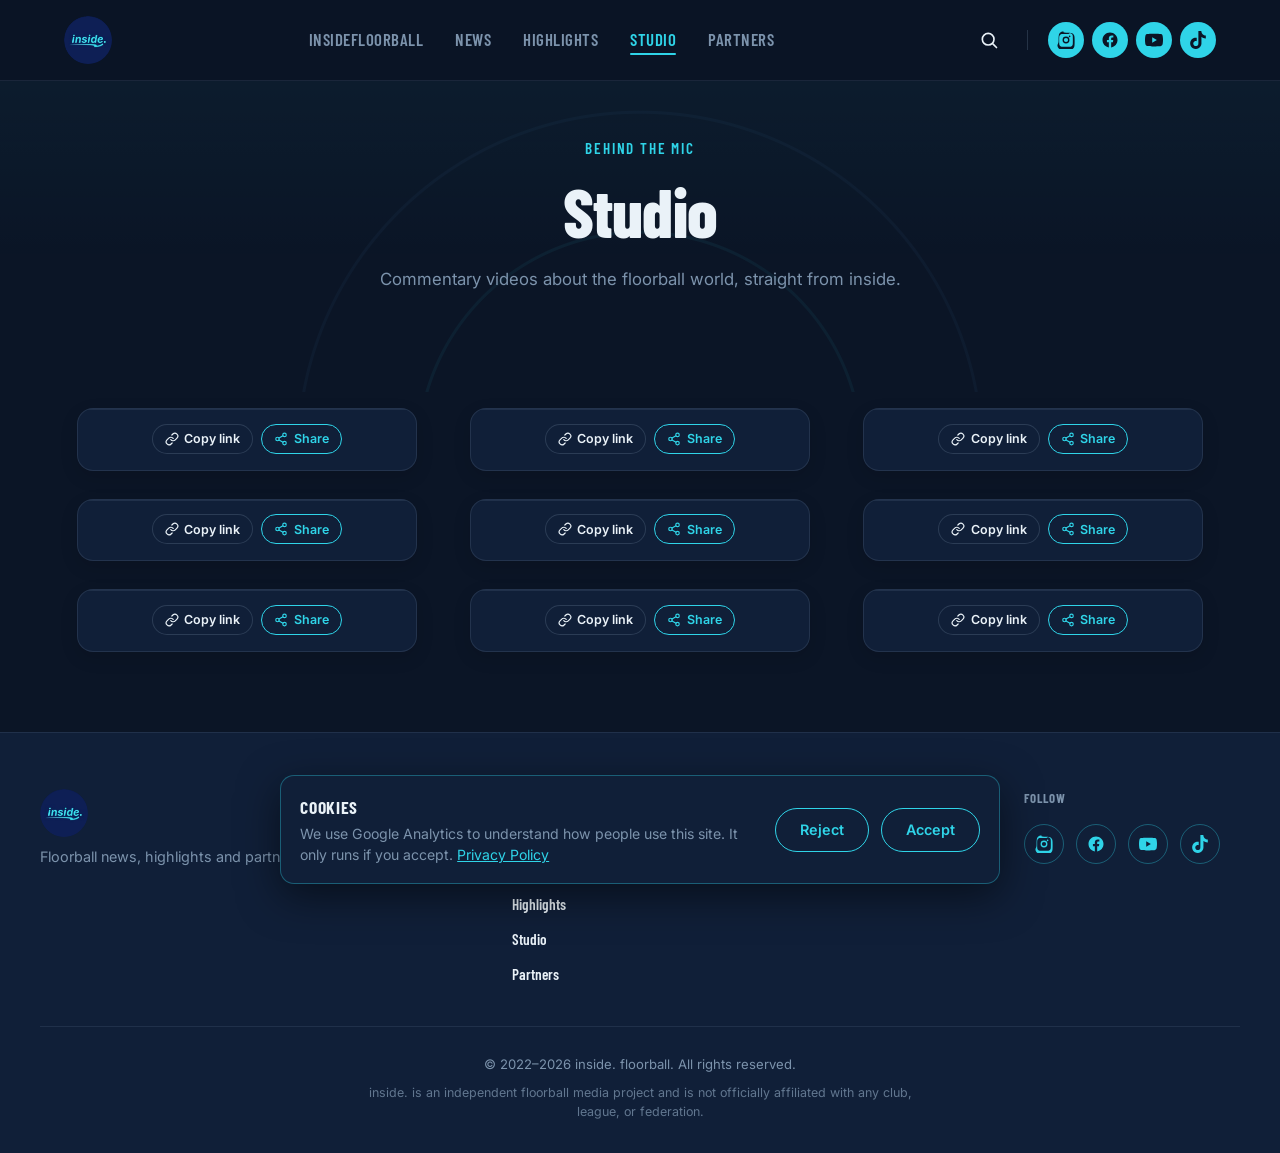
<file: Studio.html>
<!DOCTYPE html>
<html lang="en">
<head>
  <!-- Google tag (gtag.js) -->
  <script async src="https://www.googletagmanager.com/gtag/js?id=G-WSBNQR4EKZ"></script>
  <script>
    window.dataLayer = window.dataLayer || [];
    function gtag(){dataLayer.push(arguments);}
    gtag('js', new Date());
    gtag('config', 'G-WSBNQR4EKZ');
  </script>
  <meta charset="UTF-8" />
  <meta name="viewport" content="width=device-width, initial-scale=1.0" />
  <title>Studio | inside. floorball</title>
  <meta name="description" content="Commentary videos about the floorball world, straight from inside." />
  <link rel="canonical" href="https://insidefloorball.com/studio.html" />

  <meta property="og:type" content="website" />
  <meta property="og:site_name" content="inside. floorball" />
  <meta property="og:title" content="Studio | inside. floorball" />
  <meta property="og:description" content="Commentary videos about the floorball world, straight from inside." />
  <meta property="og:image" content="https://insidefloorball.com/favicon.png" />
  <meta property="og:url" content="https://insidefloorball.com/studio.html" />
  <meta name="twitter:card" content="summary_large_image" />
  <meta name="twitter:title" content="Studio | inside. floorball" />
  <meta name="twitter:description" content="Commentary videos about the floorball world, straight from inside." />
  <meta name="twitter:image" content="https://insidefloorball.com/favicon.png" />

  <link rel="preconnect" href="https://fonts.googleapis.com" />
  <link rel="preconnect" href="https://fonts.gstatic.com" crossorigin />
  <link href="https://fonts.googleapis.com/css2?family=Barlow+Condensed:wght@600;700;800&family=Inter:wght@400;500;600;700&display=swap" rel="stylesheet" />

  <link rel="stylesheet" href="css/style.css" />
  <link rel="icon" type="image/png" href="favicon.png" />
</head>
<body data-page="studio">

  <header class="site-header">
    <nav class="navbar">
      <a href="index.html" class="logo">
        <img src="favicon.png" alt="inside. logo" class="logo-img" />
      </a>

      <ul class="nav-links" id="navLinks">
        <li><a href="index.html" data-page="home">insidefloorball</a></li>
        <li><a href="news.html" data-page="news">News</a></li>
        <li><a href="highlights.html" data-page="highlights">Highlights</a></li>
        <li><a href="studio.html" data-page="studio">Studio</a></li>
        <li><a href="partners.html" data-page="partners">Partners</a></li>
      </ul>

      <div class="nav-right">
        <button class="nav-search-btn" id="navSearchBtn" data-search-trigger aria-label="Search">
          <svg viewBox="0 0 24 24" width="20" height="20" fill="none" stroke="currentColor" stroke-width="2" stroke-linecap="round" stroke-linejoin="round"><circle cx="11" cy="11" r="7"></circle><line x1="21" y1="21" x2="16.65" y2="16.65"></line></svg>
        </button>
        <span class="nav-divider" aria-hidden="true"></span>
        <div class="nav-socials">
          <a href="https://www.instagram.com/insidefloorball" target="_blank" rel="noopener" class="nav-social-icon" aria-label="Instagram">
            <svg viewBox="0 0 24 24" width="18" height="18" fill="currentColor"><path d="M12 2.2c3.2 0 3.6 0 4.8.07 1.2.06 2.1.26 2.8.55.8.3 1.4.7 2 1.3.6.6 1 1.2 1.3 2 .3.7.5 1.6.5 2.8.1 1.2.1 1.6.1 4.8s0 3.6-.1 4.8c-.1 1.2-.3 2.1-.5 2.8-.3.8-.7 1.4-1.3 2-.6.6-1.2 1-2 1.3-.7.3-1.6.5-2.8.5-1.2.1-1.6.1-4.8.1s-3.6 0-4.8-.1c-1.2-.1-2.1-.3-2.8-.5-.8-.3-1.4-.7-2-1.3-.6-.6-1-1.2-1.3-2-.3-.7-.5-1.6-.5-2.8C2.1 15.6 2.1 15.2 2.1 12s0-3.6.1-4.8c.1-1.2.3-2.1.5-2.8.3-.8.7-1.4 1.3-2 .6-.6 1.2-1 2-1.3.7-.3 1.6-.5 2.8-.5C8.4 2.2 8.8 2.2 12 2.2zm0 1.8c-3.1 0-3.5 0-4.7.07-1 .05-1.6.2-2 .35-.5.2-.8.4-1.2.8-.4.4-.6.7-.8 1.2-.15.4-.3 1-.35 2C2.9 8.5 2.9 8.9 2.9 12s0 3.5.07 4.7c.05 1 .2 1.6.35 2 .2.5.4.8.8 1.2.4.4.7.6 1.2.8.4.15 1 .3 2 .35 1.2.07 1.6.07 4.7.07s3.5 0 4.7-.07c1-.05 1.6-.2 2-.35.5-.2.8-.4 1.2-.8.4-.4.6-.7.8-1.2.15-.4.3-1 .35-2 .07-1.2.07-1.6.07-4.7s0-3.5-.07-4.7c-.05-1-.2-1.6-.35-2-.2-.5-.4-.8-.8-1.2-.4-.4-.7-.6-1.2-.8-.4-.15-1-.3-2-.35C15.5 4 15.1 4 12 4zm0 3.4a4.6 4.6 0 1 1 0 9.2 4.6 4.6 0 0 1 0-9.2zm0 1.8a2.8 2.8 0 1 0 0 5.6 2.8 2.8 0 0 0 0-5.6zm5.9-2a1.08 1.08 0 1 1-2.16 0 1.08 1.08 0 0 1 2.16 0z"/></svg>
          </a>
          <a href="https://www.facebook.com/profile.php?id=61571991334527" target="_blank" rel="noopener" class="nav-social-icon" aria-label="Facebook">
            <svg viewBox="0 0 24 24" width="18" height="18" fill="currentColor"><path d="M22 12c0-5.52-4.48-10-10-10S2 6.48 2 12c0 4.99 3.66 9.13 8.44 9.88v-6.99H7.9V12h2.54V9.8c0-2.5 1.49-3.89 3.77-3.89 1.09 0 2.24.2 2.24.2v2.46h-1.26c-1.24 0-1.63.77-1.63 1.56V12h2.78l-.45 2.89h-2.33v6.99C18.34 21.13 22 16.99 22 12z"/></svg>
          </a>
          <a href="https://www.youtube.com/@inside.floorball" target="_blank" rel="noopener" class="nav-social-icon" aria-label="YouTube">
            <svg viewBox="0 0 24 24" width="18" height="18" fill="currentColor"><path d="M23.5 6.2a3.02 3.02 0 0 0-2.12-2.14C19.5 3.5 12 3.5 12 3.5s-7.5 0-9.38.56A3.02 3.02 0 0 0 .5 6.2 31.6 31.6 0 0 0 0 12a31.6 31.6 0 0 0 .5 5.8 3.02 3.02 0 0 0 2.12 2.14C4.5 20.5 12 20.5 12 20.5s7.5 0 9.38-.56a3.02 3.02 0 0 0 2.12-2.14A31.6 31.6 0 0 0 24 12a31.6 31.6 0 0 0-.5-5.8zM9.6 15.6V8.4L15.8 12l-6.2 3.6z"/></svg>
          </a>
          <a href="https://www.tiktok.com/@inside.floorball" target="_blank" rel="noopener" class="nav-social-icon" aria-label="TikTok">
            <svg viewBox="0 0 24 24" width="18" height="18" fill="currentColor"><path d="M12.525.02c1.31-.02 2.61-.01 3.91-.02.08 1.53.63 3.09 1.75 4.17 1.12 1.11 2.7 1.62 4.24 1.79v4.03c-1.44-.05-2.89-.35-4.2-.97-.57-.26-1.1-.59-1.62-.93-.01 2.92.01 5.84-.02 8.75-.08 1.4-.54 2.79-1.35 3.94-1.31 1.92-3.58 3.17-5.91 3.21-1.43.08-2.86-.31-4.08-1.03-2.02-1.19-3.44-3.37-3.65-5.71-.02-.5-.03-1-.01-1.49.18-1.9 1.12-3.72 2.58-4.96 1.66-1.44 3.98-2.13 6.15-1.72.02 1.48-.04 2.96-.04 4.44-.99-.32-2.15-.23-3.02.37-.63.41-1.11 1.04-1.36 1.75-.21.51-.15 1.07-.14 1.61.24 1.64 1.82 3.02 3.5 2.87 1.12-.01 2.19-.66 2.77-1.61.19-.33.4-.67.41-1.06.1-1.79.06-3.57.07-5.36.01-4.03-.01-8.05.02-12.07z"/></svg>
          </a>
        </div>

        <button class="nav-toggle" id="navToggle" aria-label="Open menu" aria-expanded="false">
          <span></span>
          <span></span>
          <span></span>
        </button>
      </div>
    </nav>
  </header>

  <main>

    <section class="hero hero--tight">
      <div class="hero-pattern" aria-hidden="true"></div>
      <div class="hero-content">
        <p class="hero-eyebrow">Behind the mic</p>
        <h1 class="hero-title">Studio</h1>
        <p class="hero-text">
          Commentary videos about the floorball world, straight from inside.
        </p>
      </div>
    </section>

    <!--
      JAK PODMIENIAĆ TE 9 ROLEK (bez kodowania):
      1. Otwórz rolkę na instagram.com (nie w apce), kliknij ikonę
         papierowego samolotu "Udostępnij" (albo menu •••) i wybierz
         "Kopiuj link".
      2. Podmień CAŁĄ wartość data-instgrm-permalink="..." poniżej na
         ten dokładny skopiowany link — nie edytuj tylko samego ID,
         bo link zawiera też nazwę użytkownika, który wrzucił post.
      Własny skrypt embed.js Instagrama (wczytywany na dole tej sekcji)
      zamienia każdy blockquote w prawdziwy, żywy, odtwarzalny odtwarzacz —
      bez potrzeby klucza API, to darmowa, publiczna funkcja Instagrama.
      Jeśli któraś karta pokazuje tylko sam link "Zobacz na Instagramie"
      zamiast filmu, to znaczy że link jest błędny — sprawdź, czy wkleiłeś
      cały, dokładny adres.
      Układ to 3×3, więc zostaw dokładnie 9 kart (3 rzędy po 3).
      Wskazówka: możesz też wkleić te linki do narzędzia
      highlights-generator.html (to samo, którego użyliśmy do Highlights) —
      ono samo wygeneruje gotowy kod w tym formacie do wklejenia poniżej.
    -->
    <section id="studio" class="highlights">
      <div class="reels-grid">

        <!-- Rolka 1 -->
        <div class="reel-card">
          <blockquote class="instagram-media" data-instgrm-permalink="https://www.instagram.com/reel/Dcqkb-UKdm7/?utm_source=ig_web_copy_link&rpxt=MzRlODBiNWFlZA==&srtk=MzRlODBiNWFlZA==" data-instgrm-version="14"></blockquote>

          <div class="article-share" data-share>
            <span class="article-share-label">Share this reel</span>
            <div class="article-share-buttons">
              <button type="button" class="share-btn" data-share-copy>
                <svg viewBox="0 0 24 24" width="16" height="16" fill="none" stroke="currentColor" stroke-width="2" stroke-linecap="round" stroke-linejoin="round"><path d="M10 13a5 5 0 0 0 7.54.54l3-3a5 5 0 0 0-7.07-7.07l-1.72 1.71"/><path d="M14 11a5 5 0 0 0-7.54-.54l-3 3a5 5 0 0 0 7.07 7.07l1.71-1.71"/></svg>
                <span class="share-btn-label">Copy link</span>
              </button>
              <button type="button" class="share-btn share-btn--more" data-share-more>
                <svg viewBox="0 0 24 24" width="16" height="16" fill="none" stroke="currentColor" stroke-width="2" stroke-linecap="round" stroke-linejoin="round"><circle cx="18" cy="5" r="3"></circle><circle cx="6" cy="12" r="3"></circle><circle cx="18" cy="19" r="3"></circle><line x1="8.59" y1="13.51" x2="15.42" y2="17.49"></line><line x1="15.41" y1="6.51" x2="8.59" y2="10.49"></line></svg>
                <span class="share-btn-label">Share</span>
              </button>
            </div>
          </div>
        </div>

        <!-- Rolka 2 -->
        <div class="reel-card">
          <blockquote class="instagram-media" data-instgrm-permalink="https://www.instagram.com/reel/Dc6IFlZKknJ/?utm_source=ig_web_copy_link&vrfl=MzRlODBiNWFlZA==&srtk=MzRlODBiNWFlZA==" data-instgrm-version="14"></blockquote>

          <div class="article-share" data-share>
            <span class="article-share-label">Share this reel</span>
            <div class="article-share-buttons">
              <button type="button" class="share-btn" data-share-copy>
                <svg viewBox="0 0 24 24" width="16" height="16" fill="none" stroke="currentColor" stroke-width="2" stroke-linecap="round" stroke-linejoin="round"><path d="M10 13a5 5 0 0 0 7.54.54l3-3a5 5 0 0 0-7.07-7.07l-1.72 1.71"/><path d="M14 11a5 5 0 0 0-7.54-.54l-3 3a5 5 0 0 0 7.07 7.07l1.71-1.71"/></svg>
                <span class="share-btn-label">Copy link</span>
              </button>
              <button type="button" class="share-btn share-btn--more" data-share-more>
                <svg viewBox="0 0 24 24" width="16" height="16" fill="none" stroke="currentColor" stroke-width="2" stroke-linecap="round" stroke-linejoin="round"><circle cx="18" cy="5" r="3"></circle><circle cx="6" cy="12" r="3"></circle><circle cx="18" cy="19" r="3"></circle><line x1="8.59" y1="13.51" x2="15.42" y2="17.49"></line><line x1="15.41" y1="6.51" x2="8.59" y2="10.49"></line></svg>
                <span class="share-btn-label">Share</span>
              </button>
            </div>
          </div>
        </div>

        <!-- Rolka 3 -->
        <div class="reel-card">
          <blockquote class="instagram-media" data-instgrm-permalink="PASTE-FULL-STUDIO-REEL-3-URL-HERE" data-instgrm-version="14"></blockquote>

          <div class="article-share" data-share>
            <span class="article-share-label">Share this reel</span>
            <div class="article-share-buttons">
              <button type="button" class="share-btn" data-share-copy>
                <svg viewBox="0 0 24 24" width="16" height="16" fill="none" stroke="currentColor" stroke-width="2" stroke-linecap="round" stroke-linejoin="round"><path d="M10 13a5 5 0 0 0 7.54.54l3-3a5 5 0 0 0-7.07-7.07l-1.72 1.71"/><path d="M14 11a5 5 0 0 0-7.54-.54l-3 3a5 5 0 0 0 7.07 7.07l1.71-1.71"/></svg>
                <span class="share-btn-label">Copy link</span>
              </button>
              <button type="button" class="share-btn share-btn--more" data-share-more>
                <svg viewBox="0 0 24 24" width="16" height="16" fill="none" stroke="currentColor" stroke-width="2" stroke-linecap="round" stroke-linejoin="round"><circle cx="18" cy="5" r="3"></circle><circle cx="6" cy="12" r="3"></circle><circle cx="18" cy="19" r="3"></circle><line x1="8.59" y1="13.51" x2="15.42" y2="17.49"></line><line x1="15.41" y1="6.51" x2="8.59" y2="10.49"></line></svg>
                <span class="share-btn-label">Share</span>
              </button>
            </div>
          </div>
        </div>

        <!-- Rolka 4 -->
        <div class="reel-card">
          <blockquote class="instagram-media" data-instgrm-permalink="PASTE-FULL-STUDIO-REEL-4-URL-HERE" data-instgrm-version="14"></blockquote>

          <div class="article-share" data-share>
            <span class="article-share-label">Share this reel</span>
            <div class="article-share-buttons">
              <button type="button" class="share-btn" data-share-copy>
                <svg viewBox="0 0 24 24" width="16" height="16" fill="none" stroke="currentColor" stroke-width="2" stroke-linecap="round" stroke-linejoin="round"><path d="M10 13a5 5 0 0 0 7.54.54l3-3a5 5 0 0 0-7.07-7.07l-1.72 1.71"/><path d="M14 11a5 5 0 0 0-7.54-.54l-3 3a5 5 0 0 0 7.07 7.07l1.71-1.71"/></svg>
                <span class="share-btn-label">Copy link</span>
              </button>
              <button type="button" class="share-btn share-btn--more" data-share-more>
                <svg viewBox="0 0 24 24" width="16" height="16" fill="none" stroke="currentColor" stroke-width="2" stroke-linecap="round" stroke-linejoin="round"><circle cx="18" cy="5" r="3"></circle><circle cx="6" cy="12" r="3"></circle><circle cx="18" cy="19" r="3"></circle><line x1="8.59" y1="13.51" x2="15.42" y2="17.49"></line><line x1="15.41" y1="6.51" x2="8.59" y2="10.49"></line></svg>
                <span class="share-btn-label">Share</span>
              </button>
            </div>
          </div>
        </div>

        <!-- Rolka 5 -->
        <div class="reel-card">
          <blockquote class="instagram-media" data-instgrm-permalink="PASTE-FULL-STUDIO-REEL-5-URL-HERE" data-instgrm-version="14"></blockquote>

          <div class="article-share" data-share>
            <span class="article-share-label">Share this reel</span>
            <div class="article-share-buttons">
              <button type="button" class="share-btn" data-share-copy>
                <svg viewBox="0 0 24 24" width="16" height="16" fill="none" stroke="currentColor" stroke-width="2" stroke-linecap="round" stroke-linejoin="round"><path d="M10 13a5 5 0 0 0 7.54.54l3-3a5 5 0 0 0-7.07-7.07l-1.72 1.71"/><path d="M14 11a5 5 0 0 0-7.54-.54l-3 3a5 5 0 0 0 7.07 7.07l1.71-1.71"/></svg>
                <span class="share-btn-label">Copy link</span>
              </button>
              <button type="button" class="share-btn share-btn--more" data-share-more>
                <svg viewBox="0 0 24 24" width="16" height="16" fill="none" stroke="currentColor" stroke-width="2" stroke-linecap="round" stroke-linejoin="round"><circle cx="18" cy="5" r="3"></circle><circle cx="6" cy="12" r="3"></circle><circle cx="18" cy="19" r="3"></circle><line x1="8.59" y1="13.51" x2="15.42" y2="17.49"></line><line x1="15.41" y1="6.51" x2="8.59" y2="10.49"></line></svg>
                <span class="share-btn-label">Share</span>
              </button>
            </div>
          </div>
        </div>

        <!-- Rolka 6 -->
        <div class="reel-card">
          <blockquote class="instagram-media" data-instgrm-permalink="PASTE-FULL-STUDIO-REEL-6-URL-HERE" data-instgrm-version="14"></blockquote>

          <div class="article-share" data-share>
            <span class="article-share-label">Share this reel</span>
            <div class="article-share-buttons">
              <button type="button" class="share-btn" data-share-copy>
                <svg viewBox="0 0 24 24" width="16" height="16" fill="none" stroke="currentColor" stroke-width="2" stroke-linecap="round" stroke-linejoin="round"><path d="M10 13a5 5 0 0 0 7.54.54l3-3a5 5 0 0 0-7.07-7.07l-1.72 1.71"/><path d="M14 11a5 5 0 0 0-7.54-.54l-3 3a5 5 0 0 0 7.07 7.07l1.71-1.71"/></svg>
                <span class="share-btn-label">Copy link</span>
              </button>
              <button type="button" class="share-btn share-btn--more" data-share-more>
                <svg viewBox="0 0 24 24" width="16" height="16" fill="none" stroke="currentColor" stroke-width="2" stroke-linecap="round" stroke-linejoin="round"><circle cx="18" cy="5" r="3"></circle><circle cx="6" cy="12" r="3"></circle><circle cx="18" cy="19" r="3"></circle><line x1="8.59" y1="13.51" x2="15.42" y2="17.49"></line><line x1="15.41" y1="6.51" x2="8.59" y2="10.49"></line></svg>
                <span class="share-btn-label">Share</span>
              </button>
            </div>
          </div>
        </div>

        <!-- Rolka 7 -->
        <div class="reel-card">
          <blockquote class="instagram-media" data-instgrm-permalink="PASTE-FULL-STUDIO-REEL-7-URL-HERE" data-instgrm-version="14"></blockquote>

          <div class="article-share" data-share>
            <span class="article-share-label">Share this reel</span>
            <div class="article-share-buttons">
              <button type="button" class="share-btn" data-share-copy>
                <svg viewBox="0 0 24 24" width="16" height="16" fill="none" stroke="currentColor" stroke-width="2" stroke-linecap="round" stroke-linejoin="round"><path d="M10 13a5 5 0 0 0 7.54.54l3-3a5 5 0 0 0-7.07-7.07l-1.72 1.71"/><path d="M14 11a5 5 0 0 0-7.54-.54l-3 3a5 5 0 0 0 7.07 7.07l1.71-1.71"/></svg>
                <span class="share-btn-label">Copy link</span>
              </button>
              <button type="button" class="share-btn share-btn--more" data-share-more>
                <svg viewBox="0 0 24 24" width="16" height="16" fill="none" stroke="currentColor" stroke-width="2" stroke-linecap="round" stroke-linejoin="round"><circle cx="18" cy="5" r="3"></circle><circle cx="6" cy="12" r="3"></circle><circle cx="18" cy="19" r="3"></circle><line x1="8.59" y1="13.51" x2="15.42" y2="17.49"></line><line x1="15.41" y1="6.51" x2="8.59" y2="10.49"></line></svg>
                <span class="share-btn-label">Share</span>
              </button>
            </div>
          </div>
        </div>

        <!-- Rolka 8 -->
        <div class="reel-card">
          <blockquote class="instagram-media" data-instgrm-permalink="PASTE-FULL-STUDIO-REEL-8-URL-HERE" data-instgrm-version="14"></blockquote>

          <div class="article-share" data-share>
            <span class="article-share-label">Share this reel</span>
            <div class="article-share-buttons">
              <button type="button" class="share-btn" data-share-copy>
                <svg viewBox="0 0 24 24" width="16" height="16" fill="none" stroke="currentColor" stroke-width="2" stroke-linecap="round" stroke-linejoin="round"><path d="M10 13a5 5 0 0 0 7.54.54l3-3a5 5 0 0 0-7.07-7.07l-1.72 1.71"/><path d="M14 11a5 5 0 0 0-7.54-.54l-3 3a5 5 0 0 0 7.07 7.07l1.71-1.71"/></svg>
                <span class="share-btn-label">Copy link</span>
              </button>
              <button type="button" class="share-btn share-btn--more" data-share-more>
                <svg viewBox="0 0 24 24" width="16" height="16" fill="none" stroke="currentColor" stroke-width="2" stroke-linecap="round" stroke-linejoin="round"><circle cx="18" cy="5" r="3"></circle><circle cx="6" cy="12" r="3"></circle><circle cx="18" cy="19" r="3"></circle><line x1="8.59" y1="13.51" x2="15.42" y2="17.49"></line><line x1="15.41" y1="6.51" x2="8.59" y2="10.49"></line></svg>
                <span class="share-btn-label">Share</span>
              </button>
            </div>
          </div>
        </div>

        <!-- Rolka 9 -->
        <div class="reel-card">
          <blockquote class="instagram-media" data-instgrm-permalink="PASTE-FULL-STUDIO-REEL-9-URL-HERE" data-instgrm-version="14"></blockquote>

          <div class="article-share" data-share>
            <span class="article-share-label">Share this reel</span>
            <div class="article-share-buttons">
              <button type="button" class="share-btn" data-share-copy>
                <svg viewBox="0 0 24 24" width="16" height="16" fill="none" stroke="currentColor" stroke-width="2" stroke-linecap="round" stroke-linejoin="round"><path d="M10 13a5 5 0 0 0 7.54.54l3-3a5 5 0 0 0-7.07-7.07l-1.72 1.71"/><path d="M14 11a5 5 0 0 0-7.54-.54l-3 3a5 5 0 0 0 7.07 7.07l1.71-1.71"/></svg>
                <span class="share-btn-label">Copy link</span>
              </button>
              <button type="button" class="share-btn share-btn--more" data-share-more>
                <svg viewBox="0 0 24 24" width="16" height="16" fill="none" stroke="currentColor" stroke-width="2" stroke-linecap="round" stroke-linejoin="round"><circle cx="18" cy="5" r="3"></circle><circle cx="6" cy="12" r="3"></circle><circle cx="18" cy="19" r="3"></circle><line x1="8.59" y1="13.51" x2="15.42" y2="17.49"></line><line x1="15.41" y1="6.51" x2="8.59" y2="10.49"></line></svg>
                <span class="share-btn-label">Share</span>
              </button>
            </div>
          </div>
        </div>

      </div>

      <script async src="//www.instagram.com/embed.js"></script>
    </section>

  </main>

  <footer class="site-footer">
    <div class="footer-inner">

      <div class="footer-brand">
        <a href="index.html" class="logo">
        <img src="favicon.png" alt="inside. logo" class="logo-img" />
      </a>
        <p class="footer-tagline">Floorball news, highlights and partners.</p>
      </div>

      <div class="footer-col">
        <p class="footer-col-title">Menu</p>
        <ul class="footer-links">
          <li><a href="index.html">insidefloorball</a></li>
          <li><a href="news.html">News</a></li>
          <li><a href="highlights.html">Highlights</a></li>
          <li><a href="studio.html">Studio</a></li>
          <li><a href="partners.html">Partners</a></li>
        </ul>
      </div>

      <div class="footer-col">
        <p class="footer-col-title">More</p>
        <ul class="footer-links">
          <li><a href="partners.html#partner-contact">Contact</a></li>
          <li><a href="privacy-policy.html">Privacy Policy</a></li>
        </ul>
      </div>

      <div class="footer-col">
        <p class="footer-col-title">Follow</p>
        <div class="footer-socials">
          <a href="https://www.instagram.com/insidefloorball" target="_blank" rel="noopener" class="footer-social-icon" aria-label="Instagram">
            <svg viewBox="0 0 24 24" width="18" height="18" fill="currentColor"><path d="M12 2.2c3.2 0 3.6 0 4.8.07 1.2.06 2.1.26 2.8.55.8.3 1.4.7 2 1.3.6.6 1 1.2 1.3 2 .3.7.5 1.6.5 2.8.1 1.2.1 1.6.1 4.8s0 3.6-.1 4.8c-.1 1.2-.3 2.1-.5 2.8-.3.8-.7 1.4-1.3 2-.6.6-1.2 1-2 1.3-.7.3-1.6.5-2.8.5-1.2.1-1.6.1-4.8.1s-3.6 0-4.8-.1c-1.2-.1-2.1-.3-2.8-.5-.8-.3-1.4-.7-2-1.3-.6-.6-1-1.2-1.3-2-.3-.7-.5-1.6-.5-2.8C2.1 15.6 2.1 15.2 2.1 12s0-3.6.1-4.8c.1-1.2.3-2.1.5-2.8.3-.8.7-1.4 1.3-2 .6-.6 1.2-1 2-1.3.7-.3 1.6-.5 2.8-.5C8.4 2.2 8.8 2.2 12 2.2zm0 1.8c-3.1 0-3.5 0-4.7.07-1 .05-1.6.2-2 .35-.5.2-.8.4-1.2.8-.4.4-.6.7-.8 1.2-.15.4-.3 1-.35 2C2.9 8.5 2.9 8.9 2.9 12s0 3.5.07 4.7c.05 1 .2 1.6.35 2 .2.5.4.8.8 1.2.4.4.7.6 1.2.8.4.15 1 .3 2 .35 1.2.07 1.6.07 4.7.07s3.5 0 4.7-.07c1-.05 1.6-.2 2-.35.5-.2.8-.4 1.2-.8.4-.4.6-.7.8-1.2.15-.4.3-1 .35-2 .07-1.2.07-1.6.07-4.7s0-3.5-.07-4.7c-.05-1-.2-1.6-.35-2-.2-.5-.4-.8-.8-1.2-.4-.4-.7-.6-1.2-.8-.4-.15-1-.3-2-.35C15.5 4 15.1 4 12 4zm0 3.4a4.6 4.6 0 1 1 0 9.2 4.6 4.6 0 0 1 0-9.2zm0 1.8a2.8 2.8 0 1 0 0 5.6 2.8 2.8 0 0 0 0-5.6zm5.9-2a1.08 1.08 0 1 1-2.16 0 1.08 1.08 0 0 1 2.16 0z"/></svg>
          </a>
          <a href="https://www.facebook.com/profile.php?id=61571991334527" target="_blank" rel="noopener" class="footer-social-icon" aria-label="Facebook">
            <svg viewBox="0 0 24 24" width="18" height="18" fill="currentColor"><path d="M22 12c0-5.52-4.48-10-10-10S2 6.48 2 12c0 4.99 3.66 9.13 8.44 9.88v-6.99H7.9V12h2.54V9.8c0-2.5 1.49-3.89 3.77-3.89 1.09 0 2.24.2 2.24.2v2.46h-1.26c-1.24 0-1.63.77-1.63 1.56V12h2.78l-.45 2.89h-2.33v6.99C18.34 21.13 22 16.99 22 12z"/></svg>
          </a>
          <a href="https://www.youtube.com/@inside.floorball" target="_blank" rel="noopener" class="footer-social-icon" aria-label="YouTube">
            <svg viewBox="0 0 24 24" width="18" height="18" fill="currentColor"><path d="M23.5 6.2a3.02 3.02 0 0 0-2.12-2.14C19.5 3.5 12 3.5 12 3.5s-7.5 0-9.38.56A3.02 3.02 0 0 0 .5 6.2 31.6 31.6 0 0 0 0 12a31.6 31.6 0 0 0 .5 5.8 3.02 3.02 0 0 0 2.12 2.14C4.5 20.5 12 20.5 12 20.5s7.5 0 9.38-.56a3.02 3.02 0 0 0 2.12-2.14A31.6 31.6 0 0 0 24 12a31.6 31.6 0 0 0-.5-5.8zM9.6 15.6V8.4L15.8 12l-6.2 3.6z"/></svg>
          </a>
          <a href="https://www.tiktok.com/@inside.floorball" target="_blank" rel="noopener" class="footer-social-icon" aria-label="TikTok">
            <svg viewBox="0 0 24 24" width="18" height="18" fill="currentColor"><path d="M12.525.02c1.31-.02 2.61-.01 3.91-.02.08 1.53.63 3.09 1.75 4.17 1.12 1.11 2.7 1.62 4.24 1.79v4.03c-1.44-.05-2.89-.35-4.2-.97-.57-.26-1.1-.59-1.62-.93-.01 2.92.01 5.84-.02 8.75-.08 1.4-.54 2.79-1.35 3.94-1.31 1.92-3.58 3.17-5.91 3.21-1.43.08-2.86-.31-4.08-1.03-2.02-1.19-3.44-3.37-3.65-5.71-.02-.5-.03-1-.01-1.49.18-1.9 1.12-3.72 2.58-4.96 1.66-1.44 3.98-2.13 6.15-1.72.02 1.48-.04 2.96-.04 4.44-.99-.32-2.15-.23-3.02.37-.63.41-1.11 1.04-1.36 1.75-.21.51-.15 1.07-.14 1.61.24 1.64 1.82 3.02 3.5 2.87 1.12-.01 2.19-.66 2.77-1.61.19-.33.4-.67.41-1.06.1-1.79.06-3.57.07-5.36.01-4.03-.01-8.05.02-12.07z"/></svg>
          </a>
        </div>
      </div>

    </div>

    <div class="footer-bottom">
      <p class="footer-copy">© 2022–2026 inside. floorball. All rights reserved.</p>
      <p class="footer-disclaimer">
        inside. is an independent floorball media project and is not
        officially affiliated with any club, league, or federation.
      </p>
    </div>
  </footer>

  <script src="js/script.js"></script>
</body>
</html>
</file>
<file: css/style.css>
/* =========================================
   1. COLOR & TYPE VARIABLES
   ========================================= */
:root {
  --color-bg: #0B1526;
  --color-bg-card: #101F38;
  --color-accent: #2FD4E8;
  --color-accent-soft: #3B6FA0;
  --color-text: #EAF2F8;
  --color-text-muted: #7C93AC;

  --font-display: 'Barlow Condensed', sans-serif;
  --font-body: 'Inter', sans-serif;

  --max-width: 1200px;
}

/* =========================================
   2. RESET
   ========================================= */
*,
*::before,
*::after {
  box-sizing: border-box;
  margin: 0;
  padding: 0;
}

html {
  scroll-behavior: smooth;
}

body {
  background-color: var(--color-bg);
  color: var(--color-text);
  font-family: var(--font-body);
  line-height: 1.5;
  -webkit-font-smoothing: antialiased;
}

a {
  color: inherit;
  text-decoration: none;
}

ul {
  list-style: none;
}

img {
  max-width: 100%;
  display: block;
}

/* =========================================
   3. HEADER / NAVIGATION
   ========================================= */
.site-header {
  position: sticky;
  top: 0;
  z-index: 100;
  background-color: rgba(11, 21, 38, 0.9);
  backdrop-filter: blur(8px);
  border-bottom: 1px solid rgba(124, 147, 172, 0.15);
}

.navbar {
  max-width: var(--max-width);
  margin: 0 auto;
  padding: 1rem 1.5rem;
  display: flex;
  align-items: center;
  justify-content: space-between;
  gap: 1.5rem;
}

.logo {
  display: flex;
  align-items: center;
  font-family: var(--font-display);
  font-weight: 800;
  font-size: 1.75rem;
  letter-spacing: 0.02em;
  color: var(--color-text);
}

.logo-img {
  display: block;
  height: 48px;
  width: 48px;
  border-radius: 50%;
  object-fit: cover;
}

.logo-dot {
  color: var(--color-accent);
}

.nav-links {
  display: none;
  gap: 2rem;
  font-family: var(--font-display);
  font-weight: 600;
  font-size: 1.05rem;
  letter-spacing: 0.03em;
  text-transform: uppercase;
}

.nav-links a {
  position: relative;
  color: var(--color-text-muted);
  transition: color 0.2s ease;
}

.nav-links a:hover,
.nav-links a:focus-visible {
  color: var(--color-accent);
}

.nav-links a.active {
  color: var(--color-accent);
}

.nav-links a.active::after {
  content: '';
  position: absolute;
  left: 0;
  right: 0;
  bottom: -6px;
  height: 2px;
  background-color: var(--color-accent);
  border-radius: 2px;
}

.nav-right {
  display: flex;
  align-items: center;
  gap: 1rem;
}

.nav-socials {
  display: flex;
  align-items: center;
  gap: 0.5rem;
}

.nav-social-icon {
  display: flex;
  align-items: center;
  justify-content: center;
  width: 36px;
  height: 36px;
  border-radius: 50%;
  background-color: var(--color-accent);
  color: var(--color-bg);
  flex-shrink: 0;
  transition: opacity 0.2s ease, transform 0.2s ease;
}

.nav-social-icon:hover,
.nav-social-icon:focus-visible {
  opacity: 0.85;
  transform: translateY(-2px);
}

/* Hamburger button (mobile) */
.nav-toggle {
  display: flex;
  flex-direction: column;
  justify-content: center;
  gap: 5px;
  width: 32px;
  height: 32px;
  background: none;
  border: none;
  cursor: pointer;
}

.nav-toggle span {
  display: block;
  height: 2px;
  width: 100%;
  background-color: var(--color-text);
  border-radius: 2px;
  transition: transform 0.25s ease, opacity 0.25s ease;
}

.nav-toggle.open span:nth-child(1) {
  transform: translateY(7px) rotate(45deg);
}

.nav-toggle.open span:nth-child(2) {
  opacity: 0;
}

.nav-toggle.open span:nth-child(3) {
  transform: translateY(-7px) rotate(-45deg);
}

/* Mobile dropdown menu */
.nav-links.open {
  display: flex;
  flex-direction: column;
  position: absolute;
  top: 100%;
  left: 0;
  right: 0;
  background-color: var(--color-bg-card);
  padding: 1.5rem;
  gap: 1.25rem;
  border-bottom: 1px solid rgba(124, 147, 172, 0.15);
}

/* =========================================
   4. RESPONSIVE: DESKTOP NAV
   ========================================= */
@media (min-width: 768px) {
  .nav-toggle {
    display: none;
  }

  .nav-links {
    display: flex;
    position: static;
    background: none;
    padding: 0;
  }
}

/* =========================================
   5. HERO
   ========================================= */
.hero {
  position: relative;
  overflow: hidden;
  padding: 5rem 1.5rem 6rem;
  text-align: center;
}

/* Static background pattern: faint floorball rink lines
   (center circle + a couple of arc lines), drawn with CSS gradients
   so no image file is needed. */
.hero-pattern {
  position: absolute;
  inset: 0;
  z-index: 0;
  opacity: 0.5;
  background-image:
    radial-gradient(circle at 50% 120%, transparent 0 220px, rgba(47, 212, 232, 0.12) 221px, rgba(47, 212, 232, 0.12) 223px, transparent 224px),
    radial-gradient(circle at 50% 120%, transparent 0 340px, rgba(59, 111, 160, 0.15) 341px, rgba(59, 111, 160, 0.15) 343px, transparent 344px),
    linear-gradient(180deg, rgba(47, 212, 232, 0.08), transparent 60%);
  background-repeat: no-repeat;
  background-position: center;
  pointer-events: none;
}

.hero-content {
  position: relative;
  z-index: 1;
  max-width: 720px;
  margin: 0 auto;
}

.hero-eyebrow {
  font-family: var(--font-display);
  font-weight: 600;
  font-size: 0.95rem;
  letter-spacing: 0.12em;
  text-transform: uppercase;
  color: var(--color-accent);
  margin-bottom: 1rem;
}

.hero-title {
  font-family: var(--font-display);
  font-weight: 800;
  font-size: clamp(2.5rem, 7vw, 4.25rem);
  line-height: 1.05;
  letter-spacing: -0.01em;
  margin-bottom: 1.25rem;
}

.hero-text {
  font-size: 1.05rem;
  color: var(--color-text-muted);
  max-width: 560px;
  margin: 0 auto 2.25rem;
}

.hero-cta {
  display: inline-block;
  font-family: var(--font-display);
  font-weight: 700;
  font-size: 0.95rem;
  letter-spacing: 0.02em;
  color: var(--color-bg);
  background-color: var(--color-accent);
  padding: 0.7rem 1.75rem;
  border-radius: 999px;
  transition: transform 0.2s ease, opacity 0.2s ease;
}

.hero-cta:hover,
.hero-cta:focus-visible {
  transform: translateY(-2px);
  opacity: 0.9;
}

@media (min-width: 768px) {
  .hero {
    padding: 7rem 1.5rem 8rem;
  }
}

/* =========================================
   6. SHARED SECTION HEADER
   ========================================= */
.section-header {
  max-width: var(--max-width);
  margin: 0 auto;
  padding: 0 1.5rem;
  margin-bottom: 2.5rem;
}

.section-eyebrow {
  font-family: var(--font-display);
  font-weight: 600;
  font-size: 0.9rem;
  letter-spacing: 0.12em;
  text-transform: uppercase;
  color: var(--color-accent);
  margin-bottom: 0.4rem;
}

.section-title {
  font-family: var(--font-display);
  font-weight: 800;
  font-size: clamp(1.9rem, 4vw, 2.6rem);
  letter-spacing: -0.01em;
}

/* =========================================
   7. NEWS
   ========================================= */
.news {
  padding: 4rem 0 5rem;
}

.news-grid {
  max-width: var(--max-width);
  margin: 0 auto;
  padding: 0 1.5rem;
  display: grid;
  grid-template-columns: 1fr;
  gap: 1.75rem;
}

.news-card {
  display: block;
  cursor: pointer;
  background-color: var(--color-bg-card);
  border-radius: 14px;
  overflow: hidden;
  border: 1px solid rgba(124, 147, 172, 0.12);
  transition: transform 0.2s ease, border-color 0.2s ease;
}

.news-card:hover,
.news-card:focus-visible {
  transform: translateY(-4px);
  border-color: rgba(47, 212, 232, 0.35);
}

/* Real post images now used instead of gradient placeholders.
   No aspect-ratio/object-fit here on purpose: these are designed
   Instagram graphics with text baked into the image itself, so we
   show them at their full natural size instead of cropping them. */
.news-thumb {
  width: 100%;
  height: auto;
  display: block;
  background-color: var(--color-bg);
}

.news-card-body {
  padding: 1.5rem;
}

.news-tag {
  display: inline-block;
  font-family: var(--font-display);
  font-weight: 600;
  font-size: 0.78rem;
  letter-spacing: 0.08em;
  text-transform: uppercase;
  color: var(--color-accent);
  background-color: rgba(47, 212, 232, 0.1);
  padding: 0.3rem 0.7rem;
  border-radius: 999px;
  margin-bottom: 0.9rem;
}

.news-title {
  font-family: var(--font-display);
  font-weight: 700;
  font-size: 1.35rem;
  line-height: 1.2;
  margin-bottom: 0.7rem;
}

.news-excerpt {
  font-size: 0.95rem;
  color: var(--color-text-muted);
  margin-bottom: 1.25rem;
}

.news-meta {
  display: flex;
  align-items: center;
  justify-content: space-between;
  font-size: 0.85rem;
  color: var(--color-text-muted);
}

.news-link {
  font-weight: 600;
  color: var(--color-accent);
  transition: opacity 0.2s ease;
}

.news-link:hover,
.news-link:focus-visible {
  opacity: 0.8;
}

@media (min-width: 700px) {
  .news-grid {
    grid-template-columns: repeat(3, 1fr);
  }
}

/* =========================================
   8. HIGHLIGHTS
   ========================================= */
.highlights {
  padding: 1rem 0 5rem;
}

.highlights-grid {
  max-width: var(--max-width);
  margin: 0 auto;
  padding: 0 1.5rem;
  display: grid;
  grid-template-columns: 1fr;
  gap: 1.75rem;
}

.highlight-card {
  background-color: var(--color-bg-card);
  border-radius: 14px;
  overflow: hidden;
  border: 1px solid rgba(124, 147, 172, 0.12);
  transition: transform 0.2s ease, border-color 0.2s ease;
}

.highlight-card:hover {
  transform: translateY(-4px);
  border-color: rgba(47, 212, 232, 0.35);
}

.highlight-thumb {
  position: relative;
  aspect-ratio: 16 / 9;
  display: flex;
  align-items: center;
  justify-content: center;
}

/* Four distinct gradient placeholders standing in for future video thumbnails */
.highlight-thumb--1 {
  background-image: linear-gradient(135deg, #0B1526, #2FD4E8 150%);
}

.highlight-thumb--2 {
  background-image: linear-gradient(135deg, #101F38, #3B6FA0 150%);
}

.highlight-thumb--3 {
  background-image: linear-gradient(135deg, #123354, #2FD4E8 170%);
}

.highlight-thumb--4 {
  background-image: linear-gradient(135deg, #0B1526, #3B6FA0 130%);
}

.play-button {
  display: flex;
  align-items: center;
  justify-content: center;
  width: 56px;
  height: 56px;
  border-radius: 50%;
  background-color: rgba(11, 21, 38, 0.55);
  border: 1.5px solid rgba(234, 242, 248, 0.7);
  color: var(--color-text);
  backdrop-filter: blur(2px);
  transition: transform 0.2s ease, background-color 0.2s ease;
}

.highlight-card:hover .play-button {
  transform: scale(1.08);
  background-color: var(--color-accent);
  color: var(--color-bg);
}

.duration-badge {
  position: absolute;
  right: 0.75rem;
  bottom: 0.75rem;
  font-family: var(--font-body);
  font-weight: 600;
  font-size: 0.78rem;
  color: var(--color-text);
  background-color: rgba(11, 21, 38, 0.75);
  padding: 0.2rem 0.55rem;
  border-radius: 6px;
}

.highlight-card-body {
  padding: 0.85rem 1.1rem;
}

@media (min-width: 600px) {
  .highlights-grid {
    grid-template-columns: repeat(2, 1fr);
  }
}

/* =========================================
   9. CALENDAR
   ========================================= */
.calendar {
  padding: 1rem 0 5rem;
}

.calendar-list {
  max-width: 720px;
  margin: 0 auto;
  padding: 0 1.5rem;
  list-style: none;
  position: relative;
}

/* Vertical connecting line running through the timeline */
.calendar-list::before {
  content: '';
  position: absolute;
  top: 0.4rem;
  bottom: 0.4rem;
  left: calc(1.5rem + 34px);
  width: 2px;
  background-color: rgba(124, 147, 172, 0.2);
}

.calendar-item {
  display: flex;
  gap: 1.5rem;
  align-items: flex-start;
  position: relative;
  padding-bottom: 2.25rem;
}

.calendar-item:last-child {
  padding-bottom: 0;
}

.calendar-date {
  position: relative;
  z-index: 1;
  flex-shrink: 0;
  width: 68px;
  height: 68px;
  border-radius: 12px;
  background-color: var(--color-bg-card);
  border: 1px solid rgba(47, 212, 232, 0.3);
  display: flex;
  flex-direction: column;
  align-items: center;
  justify-content: center;
}

.calendar-month {
  font-family: var(--font-display);
  font-weight: 700;
  font-size: 0.75rem;
  letter-spacing: 0.08em;
  color: var(--color-accent);
}

.calendar-day {
  font-family: var(--font-display);
  font-weight: 800;
  font-size: 1.5rem;
  line-height: 1.1;
}

.calendar-info {
  padding-top: 0.5rem;
}

.calendar-title {
  font-family: var(--font-display);
  font-weight: 700;
  font-size: 1.2rem;
  margin-bottom: 0.35rem;
}

.calendar-desc {
  font-size: 0.92rem;
  color: var(--color-text-muted);
}

/* =========================================
   10. TIPS (accordion)
   ========================================= */
.tips {
  padding: 1rem 0 5rem;
}

.tips-accordion {
  max-width: 780px;
  margin: 0 auto;
  padding: 0 1.5rem;
}

.tip-item {
  border-bottom: 1px solid rgba(124, 147, 172, 0.18);
}

.tip-item:first-child {
  border-top: 1px solid rgba(124, 147, 172, 0.18);
}

.tip-header {
  width: 100%;
  display: flex;
  align-items: center;
  gap: 1.25rem;
  background: none;
  border: none;
  cursor: pointer;
  text-align: left;
  padding: 1.4rem 0;
  color: var(--color-text);
}

.tip-number {
  font-family: var(--font-display);
  font-weight: 800;
  font-size: 1.4rem;
  color: var(--color-accent-soft);
  min-width: 2.2rem;
  transition: color 0.2s ease;
}

.tip-header[aria-expanded="true"] .tip-number {
  color: var(--color-accent);
}

.tip-title {
  flex: 1;
  font-family: var(--font-display);
  font-weight: 700;
  font-size: 1.1rem;
}

.tip-icon {
  position: relative;
  flex-shrink: 0;
  width: 22px;
  height: 22px;
}

.tip-icon::before,
.tip-icon::after {
  content: '';
  position: absolute;
  top: 50%;
  left: 50%;
  background-color: var(--color-accent);
  transform: translate(-50%, -50%);
  transition: transform 0.25s ease;
}

.tip-icon::before {
  width: 14px;
  height: 2px;
}

.tip-icon::after {
  width: 2px;
  height: 14px;
}

/* Plus turns into a minus when the tip is open */
.tip-header[aria-expanded="true"] .tip-icon::after {
  transform: translate(-50%, -50%) rotate(90deg) scale(0);
}

/* Smooth expand/collapse without JS measuring the content height */
.tip-panel {
  display: grid;
  grid-template-rows: 0fr;
  transition: grid-template-rows 0.3s ease;
}

.tip-item.open .tip-panel {
  grid-template-rows: 1fr;
}

.tip-panel > .tip-desc {
  overflow: hidden;
  font-size: 0.96rem;
  color: var(--color-text-muted);
  padding-right: 2rem;
}

.tip-item.open .tip-panel > .tip-desc {
  padding-bottom: 1.4rem;
}

/* =========================================
   11. PARTNERS
   ========================================= */
.partners {
  padding: 1rem 0 6rem;
}

.partners-grid {
  max-width: var(--max-width);
  margin: 0 auto;
  padding: 0 1.5rem;
  display: grid;
  grid-template-columns: 1fr;
  gap: 1.25rem;
}

.partner-card {
  position: relative;
  overflow: hidden;
  display: flex;
  flex-direction: column;
  align-items: center;
  justify-content: center;
  gap: 0.6rem;
  text-align: center;
  padding: 2.5rem 1.5rem;
  background-color: var(--color-bg-card);
  border: 1px solid rgba(124, 147, 172, 0.15);
  border-radius: 14px;
  transition: border-color 0.3s ease;
}

.partner-card:hover,
.partner-card:focus-visible {
  border-color: rgba(47, 212, 232, 0.35);
}

/* Soft glow behind the logo, growing on hover */
.partner-card::before {
  content: '';
  position: absolute;
  top: 50%;
  left: 50%;
  width: 220px;
  height: 220px;
  border-radius: 50%;
  background: radial-gradient(circle, rgba(47, 212, 232, 0.16), transparent 70%);
  transform: translate(-50%, -50%) scale(0.75);
  opacity: 0.6;
  transition: transform 0.35s ease, opacity 0.35s ease;
  pointer-events: none;
}

.partner-card:hover::before,
.partner-card:focus-visible::before {
  transform: translate(-50%, -50%) scale(1.2);
  opacity: 1;
}

.partner-logo,
.partner-name,
.partner-tag {
  position: relative;
  z-index: 1;
}

.partner-name {
  font-family: var(--font-display);
  font-weight: 800;
  font-size: 1.4rem;
  color: var(--color-accent);
}

.partner-logo-box {
  display: flex;
  align-items: center;
  justify-content: center;
  width: 180px;
  height: 80px;
}

.partner-logo {
  max-width: 100%;
  max-height: 100%;
  width: auto;
  height: auto;
  object-fit: contain;
}

.partner-tag {
  font-size: 0.85rem;
  color: var(--color-text-muted);
}

@media (min-width: 600px) {
  .partners-grid {
    grid-template-columns: repeat(2, 1fr);
  }
}

/* =========================================
   12. FOOTER
   ========================================= */
.site-footer {
  border-top: 1px solid rgba(124, 147, 172, 0.15);
  background-color: var(--color-bg-card);
  padding: 3.5rem 1.5rem 2rem;
}

.footer-inner {
  max-width: var(--max-width);
  margin: 0 auto;
  display: grid;
  grid-template-columns: 1fr;
  gap: 2.5rem;
  padding-bottom: 2.5rem;
  border-bottom: 1px solid rgba(124, 147, 172, 0.15);
}

.footer-tagline {
  margin-top: 0.6rem;
  font-size: 0.9rem;
  color: var(--color-text-muted);
  max-width: 320px;
}

.footer-col-title {
  font-family: var(--font-display);
  font-weight: 700;
  font-size: 0.8rem;
  letter-spacing: 0.08em;
  text-transform: uppercase;
  color: var(--color-text-muted);
  margin-bottom: 1rem;
}

.footer-links {
  display: flex;
  flex-direction: column;
  gap: 0.75rem;
  font-family: var(--font-display);
  font-weight: 600;
  font-size: 0.95rem;
}

.footer-links a {
  color: var(--color-text);
  transition: color 0.2s ease;
}

.footer-links a:hover,
.footer-links a:focus-visible {
  color: var(--color-accent);
}

.footer-socials {
  display: flex;
  gap: 0.75rem;
}

.footer-social-icon {
  display: flex;
  align-items: center;
  justify-content: center;
  width: 40px;
  height: 40px;
  border-radius: 50%;
  background-color: transparent;
  border: 1.5px solid rgba(47, 212, 232, 0.35);
  color: var(--color-accent);
  transition: background-color 0.2s ease, color 0.2s ease, border-color 0.2s ease;
}

.footer-social-icon:hover,
.footer-social-icon:focus-visible {
  background-color: var(--color-accent);
  border-color: var(--color-accent);
  color: var(--color-bg);
}

.footer-bottom {
  max-width: var(--max-width);
  margin: 1.75rem auto 0;
  text-align: center;
}

.footer-copy {
  font-size: 0.82rem;
  color: var(--color-text-muted);
}

.footer-disclaimer {
  margin-top: 0.6rem;
  font-size: 0.78rem;
  color: var(--color-text-muted);
  opacity: 0.75;
  max-width: 560px;
  margin-left: auto;
  margin-right: auto;
  line-height: 1.5;
}

@media (min-width: 768px) {
  .footer-inner {
    grid-template-columns: 2fr 1fr 1fr 1fr;
  }
}

/* =========================================
   13. ABOUT + STATS
   ========================================= */
.about {
  padding: 1rem 1.5rem 5rem;
  max-width: var(--max-width);
  margin: 0 auto;
}

.about-text {
  max-width: 680px;
  margin: 0 auto 3rem;
  text-align: center;
}

.about-desc {
  margin-top: 1rem;
  font-size: 1.05rem;
  color: var(--color-text-muted);
}

.stats-grid {
  display: grid;
  grid-template-columns: repeat(2, 1fr);
  gap: 1.5rem 1rem;
  text-align: center;
}

/* With 5 stats, the last one is alone on mobile's 2-column grid —
   center it full-width instead of leaving it stuck on the left */
.stats-grid .stat-item:last-child {
  grid-column: 1 / -1;
}

.stat-item {
  display: flex;
  flex-direction: column;
  gap: 0.3rem;
}

.stat-number {
  font-family: var(--font-display);
  font-weight: 800;
  font-size: clamp(2rem, 5vw, 2.75rem);
  color: var(--color-accent);
  line-height: 1;
}

.stat-label {
  font-size: 0.85rem;
  color: var(--color-text-muted);
  text-transform: uppercase;
  letter-spacing: 0.05em;
}

@media (min-width: 700px) {
  .stats-grid {
    grid-template-columns: repeat(5, 1fr);
  }

  .stats-grid .stat-item:last-child {
    grid-column: auto;
  }
}

/* =========================================
   14. WORK WITH US (Partners CTA)
   ========================================= */
.work-with-us {
  max-width: 620px;
  margin: 3.5rem auto 0;
  text-align: center;
  padding: 2.5rem 1.5rem;
  background-color: var(--color-bg-card);
  border: 1px solid rgba(47, 212, 232, 0.25);
  border-radius: 14px;
}

.work-title {
  font-family: var(--font-display);
  font-weight: 700;
  font-size: 1.3rem;
  margin-bottom: 0.6rem;
}

.work-desc {
  font-size: 0.95rem;
  color: var(--color-text-muted);
  margin-bottom: 1.5rem;
}

.work-cta {
  display: inline-block;
  font-family: var(--font-display);
  font-weight: 700;
  font-size: 1rem;
  color: var(--color-bg);
  background-color: var(--color-accent);
  padding: 0.75rem 1.75rem;
  border-radius: 999px;
  transition: opacity 0.2s ease;
}

.work-cta:hover,
.work-cta:focus-visible {
  opacity: 0.85;
}

/* =========================================
   15. FOOTER SOCIAL ICONS
   ========================================= */
.social-icon {
  display: flex;
  align-items: center;
  justify-content: center;
  width: 38px;
  height: 38px;
  border-radius: 50%;
  background-color: rgba(124, 147, 172, 0.12);
  color: var(--color-text-muted);
  transition: background-color 0.2s ease, color 0.2s ease;
}

.social-icon:hover,
.social-icon:focus-visible {
  background-color: var(--color-accent);
  color: var(--color-bg);
}

/* =========================================
   16. CONTACT
   ========================================= */
.contact {
  padding: 1rem 0 6rem;
}

.contact-card {
  max-width: var(--max-width);
  margin: 0 auto;
  padding: 0 1.5rem;
  display: grid;
  grid-template-columns: 1fr;
  gap: 2.5rem;
  background-color: var(--color-bg-card);
  border: 1px solid rgba(124, 147, 172, 0.15);
  border-radius: 14px;
  padding: 2.5rem 1.5rem;
}

.contact-form {
  display: flex;
  flex-direction: column;
  gap: 0.4rem;
}

.contact-label {
  font-family: var(--font-display);
  font-weight: 600;
  font-size: 0.85rem;
  letter-spacing: 0.04em;
  text-transform: uppercase;
  color: var(--color-text-muted);
  margin-top: 1rem;
}

.contact-label:first-child {
  margin-top: 0;
}

.contact-input {
  font-family: var(--font-body);
  font-size: 1rem;
  color: var(--color-text);
  background-color: var(--color-bg);
  border: 1px solid rgba(124, 147, 172, 0.25);
  border-radius: 8px;
  padding: 0.75rem 1rem;
  transition: border-color 0.2s ease;
}

.contact-input:focus {
  outline: none;
  border-color: var(--color-accent);
}

.contact-textarea {
  resize: vertical;
  font-family: var(--font-body);
}

.contact-submit {
  margin-top: 1.5rem;
  align-self: flex-start;
  font-family: var(--font-display);
  font-weight: 700;
  font-size: 1rem;
  color: var(--color-bg);
  background-color: var(--color-accent);
  border: none;
  cursor: pointer;
  padding: 0.8rem 2.2rem;
  border-radius: 999px;
  transition: opacity 0.2s ease;
}

.contact-submit:hover,
.contact-submit:focus-visible {
  opacity: 0.85;
}

.contact-consent {
  margin-top: 0.9rem;
  font-size: 0.8rem;
  color: var(--color-text-muted);
  line-height: 1.5;
}

.contact-consent a {
  color: var(--color-accent);
  text-decoration: underline;
  text-underline-offset: 2px;
}

.contact-info {
  display: flex;
  flex-direction: column;
  justify-content: center;
  gap: 0.75rem;
  padding-top: 1rem;
  border-top: 1px solid rgba(124, 147, 172, 0.15);
}

.contact-info-title {
  font-family: var(--font-display);
  font-weight: 700;
  font-size: 1.2rem;
}

.contact-email {
  color: var(--color-accent);
  font-weight: 600;
  word-break: break-all;
}

.contact-email:hover,
.contact-email:focus-visible {
  opacity: 0.85;
}

.contact-socials {
  display: flex;
  gap: 0.75rem;
  margin-top: 0.5rem;
}

@media (min-width: 768px) {
  .contact-card {
    grid-template-columns: 1.4fr 1fr;
    padding: 3rem;
  }

  .contact-info {
    padding-top: 0;
    padding-left: 2rem;
    border-top: none;
    border-left: 1px solid rgba(124, 147, 172, 0.15);
  }
}

/* =========================================
   17. ARTICLE PAGE (single news article)
   ========================================= */
.article-page {
  padding: 3rem 0 5rem;
}

.article-container {
  max-width: 720px;
  margin: 0 auto;
  padding: 0 1.5rem;
}

.back-link {
  display: inline-block;
  font-family: var(--font-display);
  font-weight: 600;
  font-size: 0.9rem;
  color: var(--color-accent);
  margin-bottom: 2rem;
  transition: opacity 0.2s ease;
}

.back-link:hover,
.back-link:focus-visible {
  opacity: 0.8;
}

.article-title {
  font-family: var(--font-display);
  font-weight: 800;
  font-size: clamp(1.8rem, 4.5vw, 2.6rem);
  line-height: 1.15;
  margin: 0.9rem 0 0.6rem;
}

.article-date {
  font-size: 0.9rem;
  color: var(--color-text-muted);
  margin-bottom: 1.75rem;
}

.article-hero-img {
  width: 100%;
  max-width: 380px;
  border-radius: 14px;
  margin: 0 auto 2rem;
}

.article-body p {
  font-size: 1.02rem;
  color: var(--color-text);
  margin-bottom: 1.1rem;
  line-height: 1.75;
}

.article-body ul {
  margin: 0 0 1.1rem 0;
  padding-left: 1.3rem;
  list-style: disc;
}

.article-body li {
  font-size: 1.02rem;
  color: var(--color-text);
  line-height: 1.75;
  margin-bottom: 0.4rem;
}

.article-body li::marker {
  color: var(--color-accent);
}

.article-body a {
  color: var(--color-accent);
  text-decoration: underline;
  text-underline-offset: 2px;
}

.article-body a:hover,
.article-body a:focus-visible {
  opacity: 0.85;
}

.article-readmore {
  display: inline-block;
  font-family: var(--font-display);
  font-weight: 700;
  font-size: 0.95rem;
  color: var(--color-bg);
  background-color: var(--color-accent);
  padding: 0.75rem 1.9rem;
  border-radius: 999px;
  margin-top: 0.75rem;
  transition: transform 0.2s ease, opacity 0.2s ease;
}

.article-readmore:hover,
.article-readmore:focus-visible {
  transform: translateY(-2px);
  opacity: 0.9;
}

/* Heading used to separate each numbered highlight inside a listicle-style article */
.article-subheading {
  font-family: var(--font-display);
  font-weight: 700;
  font-size: 1.3rem;
  color: var(--color-accent);
  margin: 1.75rem 0 0.5rem;
}

.article-subheading:first-child {
  margin-top: 0;
}

/* =========================================
   18. IMAGE CAROUSEL (multi-photo articles)
   ========================================= */
.carousel {
  position: relative;
  max-width: 380px;
  margin: 0 auto 1.25rem;
}

.carousel-track {
  display: flex;
  overflow-x: auto;
  scroll-snap-type: x mandatory;
  scroll-behavior: smooth;
  border-radius: 14px;
  -webkit-overflow-scrolling: touch;
  scrollbar-width: none;
}

.carousel-track::-webkit-scrollbar {
  display: none;
}

.carousel-slide {
  flex: 0 0 100%;
  width: 100%;
  scroll-snap-align: start;
  display: block;
}

.carousel-btn {
  position: absolute;
  top: 50%;
  transform: translateY(-50%);
  width: 36px;
  height: 36px;
  border-radius: 50%;
  background-color: rgba(11, 21, 38, 0.6);
  border: 1.5px solid rgba(234, 242, 248, 0.6);
  color: var(--color-text);
  display: flex;
  align-items: center;
  justify-content: center;
  cursor: pointer;
  font-size: 1.2rem;
  line-height: 1;
  backdrop-filter: blur(2px);
  transition: background-color 0.2s ease, color 0.2s ease;
}

.carousel-btn:hover,
.carousel-btn:focus-visible {
  background-color: var(--color-accent);
  color: var(--color-bg);
}

.carousel-btn--prev {
  left: 0.6rem;
}

.carousel-btn--next {
  right: 0.6rem;
}

.carousel-dots {
  display: flex;
  justify-content: center;
  align-items: center;
  gap: 0.45rem;
  margin-top: 0.85rem;
}

.carousel-dot {
  width: 8px;
  height: 8px;
  padding: 0;
  border: none;
  border-radius: 50%;
  background-color: rgba(124, 147, 172, 0.35);
  cursor: pointer;
  transition: background-color 0.2s ease, transform 0.2s ease;
}

.carousel-dot.active {
  background-color: var(--color-accent);
  transform: scale(1.25);
}

/* =========================================
   19. 404 ERROR PAGE
   ========================================= */
.error-page {
  position: relative;
  overflow: hidden;
  padding: 6rem 1.5rem 7rem;
  text-align: center;
}

.error-content {
  position: relative;
  z-index: 1;
  max-width: 560px;
  margin: 0 auto;
}

.error-code {
  font-family: var(--font-display);
  font-weight: 800;
  font-size: clamp(5rem, 18vw, 9rem);
  line-height: 1;
  color: var(--color-accent);
  letter-spacing: -0.02em;
}

.error-title {
  font-family: var(--font-display);
  font-weight: 700;
  font-size: clamp(1.5rem, 4vw, 2.2rem);
  margin: 0.5rem 0 1rem;
}

.error-desc {
  color: var(--color-text-muted);
  font-size: 1.02rem;
  margin-bottom: 2.25rem;
}

.error-links {
  display: flex;
  flex-wrap: wrap;
  justify-content: center;
  gap: 0.75rem 1.75rem;
  margin-top: 2.75rem;
  font-family: var(--font-display);
  font-weight: 600;
  font-size: 0.95rem;
  letter-spacing: 0.02em;
  text-transform: uppercase;
}

.error-links a {
  color: var(--color-text-muted);
  transition: color 0.2s ease;
}

.error-links a:hover,
.error-links a:focus-visible {
  color: var(--color-accent);
}

@media (min-width: 768px) {
  .error-page {
    padding: 8rem 1.5rem 9rem;
  }
}

/* =========================================
   20. ARTICLE SHARE BUTTONS
   ========================================= */
.article-share {
  margin-top: 2.5rem;
  padding-top: 2rem;
  border-top: 1px solid rgba(124, 147, 172, 0.15);
}

.article-share-label {
  display: block;
  font-family: var(--font-display);
  font-weight: 600;
  font-size: 0.85rem;
  letter-spacing: 0.06em;
  text-transform: uppercase;
  color: var(--color-text-muted);
  margin-bottom: 0.9rem;
}

.article-share-buttons {
  display: flex;
  flex-wrap: wrap;
  gap: 0.75rem;
}

.share-btn {
  display: inline-flex;
  align-items: center;
  gap: 0.5rem;
  font-family: var(--font-body);
  font-weight: 600;
  font-size: 0.88rem;
  color: var(--color-text);
  background-color: var(--color-bg-card);
  border: 1px solid rgba(124, 147, 172, 0.25);
  border-radius: 999px;
  padding: 0.55rem 1.1rem;
  cursor: pointer;
  transition: border-color 0.2s ease, color 0.2s ease;
}

.share-btn svg {
  flex-shrink: 0;
}

.share-btn:hover,
.share-btn:focus-visible {
  border-color: var(--color-accent);
  color: var(--color-accent);
}

.share-btn--copied {
  border-color: var(--color-accent);
  color: var(--color-accent);
}

/* =========================================
   21. RELATED ARTICLES
   ========================================= */
.related-articles {
  padding: 1rem 0 5rem;
}

.related-grid {
  max-width: 720px;
  margin: 0 auto;
  padding: 0 1.5rem;
  display: grid;
  grid-template-columns: 1fr;
  gap: 1.5rem;
}

@media (min-width: 600px) {
  .related-grid {
    grid-template-columns: repeat(2, 1fr);
  }
}

/* =========================================
   22. NAV SEARCH BUTTON
   ========================================= */
.nav-search-btn {
  display: flex;
  align-items: center;
  justify-content: center;
  width: 36px;
  height: 36px;
  border-radius: 50%;
  border: none;
  background-color: transparent;
  color: var(--color-text);
  cursor: pointer;
  flex-shrink: 0;
  transition: background-color 0.2s ease, color 0.2s ease, transform 0.2s ease;
}

.nav-search-btn:hover,
.nav-search-btn:focus-visible {
  background-color: rgba(47, 212, 232, 0.15);
  color: var(--color-accent);
  transform: translateY(-2px);
}

.nav-divider {
  width: 1px;
  height: 20px;
  background-color: rgba(124, 147, 172, 0.25);
  margin: 0 0.25rem;
  flex-shrink: 0;
}

/* Tighten things up on very small phones so search + 4 socials + hamburger
   all comfortably fit next to the logo without wrapping. */
@media (max-width: 420px) {
  .logo-img {
    height: 40px;
    width: 40px;
  }

  .nav-social-icon,
  .nav-search-btn {
    width: 32px;
    height: 32px;
  }

  .nav-socials {
    gap: 0.4rem;
  }

  .nav-right {
    gap: 0.5rem;
  }

  .nav-divider {
    margin: 0 0.15rem;
  }
}

/* =========================================
   23. SITE SEARCH OVERLAY
   ========================================= */
.search-overlay {
  position: fixed;
  inset: 0;
  z-index: 300;
  background-color: rgba(11, 21, 38, 0.75);
  backdrop-filter: blur(4px);
  display: flex;
  align-items: flex-start;
  justify-content: center;
  padding: 6vh 1.25rem;
  opacity: 0;
  visibility: hidden;
  transition: opacity 0.2s ease;
}

.search-overlay.open {
  opacity: 1;
  visibility: visible;
}

.search-modal {
  width: 100%;
  max-width: 620px;
  max-height: 80vh;
  display: flex;
  flex-direction: column;
  background-color: var(--color-bg-card);
  border: 1px solid rgba(124, 147, 172, 0.2);
  border-radius: 16px;
  overflow: hidden;
  box-shadow: 0 20px 60px rgba(0, 0, 0, 0.4);
}

.search-modal-header {
  display: flex;
  align-items: center;
  gap: 0.75rem;
  padding: 1rem 1.25rem;
  border-bottom: 1px solid rgba(124, 147, 172, 0.15);
  flex-shrink: 0;
}

.search-modal-icon {
  color: var(--color-text-muted);
  flex-shrink: 0;
}

.search-input {
  flex: 1;
  min-width: 0;
  background: none;
  border: none;
  outline: none;
  font-family: var(--font-body);
  font-size: 1rem;
  color: var(--color-text);
}

.search-input::placeholder {
  color: var(--color-text-muted);
}

.search-close {
  display: flex;
  align-items: center;
  justify-content: center;
  width: 32px;
  height: 32px;
  border-radius: 50%;
  border: none;
  background: none;
  color: var(--color-text-muted);
  cursor: pointer;
  flex-shrink: 0;
  transition: background-color 0.2s ease, color 0.2s ease;
}

.search-close:hover,
.search-close:focus-visible {
  background-color: rgba(124, 147, 172, 0.15);
  color: var(--color-text);
}

.search-results {
  overflow-y: auto;
  padding: 0.5rem;
}

.search-hint {
  padding: 1.5rem 1rem;
  text-align: center;
  color: var(--color-text-muted);
  font-size: 0.9rem;
}

.search-result-item {
  display: flex;
  flex-direction: column;
  gap: 0.2rem;
  padding: 0.75rem 1rem;
  border-radius: 10px;
  transition: background-color 0.2s ease;
}

.search-result-item:hover,
.search-result-item:focus-visible {
  background-color: rgba(47, 212, 232, 0.08);
}

.search-result-tag {
  font-family: var(--font-display);
  font-weight: 600;
  font-size: 0.72rem;
  letter-spacing: 0.06em;
  text-transform: uppercase;
  color: var(--color-accent);
}

.search-result-title {
  font-weight: 600;
  color: var(--color-text);
  font-size: 0.98rem;
}

.search-result-snippet {
  color: var(--color-text-muted);
  font-size: 0.85rem;
  line-height: 1.4;
}

/* =========================================
   24. SHARE PANEL ("SHARE VIA" APP GRID)
   ========================================= */
.share-btn--more {
  border-color: var(--color-accent);
  color: var(--color-accent);
}

.share-panel-overlay {
  position: fixed;
  inset: 0;
  z-index: 300;
  background-color: rgba(11, 21, 38, 0.75);
  backdrop-filter: blur(4px);
  display: flex;
  align-items: flex-end;
  justify-content: center;
  opacity: 0;
  visibility: hidden;
  transition: opacity 0.2s ease;
}

.share-panel-overlay.open {
  opacity: 1;
  visibility: visible;
}

.share-panel {
  width: 100%;
  max-width: 420px;
  background-color: var(--color-bg-card);
  border: 1px solid rgba(124, 147, 172, 0.2);
  border-radius: 20px 20px 0 0;
  padding: 1.25rem;
  box-shadow: 0 -10px 40px rgba(0, 0, 0, 0.4);
}

@media (min-width: 600px) {
  .share-panel-overlay {
    align-items: center;
  }

  .share-panel {
    border-radius: 16px;
  }
}

.share-panel-header {
  display: flex;
  align-items: center;
  justify-content: space-between;
  font-family: var(--font-display);
  font-weight: 600;
  letter-spacing: 0.03em;
  text-transform: uppercase;
  font-size: 0.85rem;
  color: var(--color-text-muted);
  margin-bottom: 1rem;
}

.share-panel-close {
  display: flex;
  align-items: center;
  justify-content: center;
  width: 32px;
  height: 32px;
  border-radius: 50%;
  border: none;
  background: none;
  color: var(--color-text-muted);
  cursor: pointer;
}

.share-panel-close:hover,
.share-panel-close:focus-visible {
  background-color: rgba(124, 147, 172, 0.15);
  color: var(--color-text);
}

.share-panel-grid {
  display: grid;
  grid-template-columns: repeat(4, 1fr);
  gap: 1rem 0.5rem;
}

.share-panel-item {
  display: flex;
  flex-direction: column;
  align-items: center;
  gap: 0.5rem;
  background: none;
  border: none;
  cursor: pointer;
  color: var(--color-text);
  font-family: var(--font-body);
  font-size: 0.72rem;
  text-align: center;
}

.share-panel-icon {
  display: flex;
  align-items: center;
  justify-content: center;
  width: 52px;
  height: 52px;
  border-radius: 50%;
  background-color: var(--color-accent);
  color: var(--color-bg);
  transition: transform 0.2s ease, opacity 0.2s ease;
}

.share-panel-item:hover .share-panel-icon,
.share-panel-item:focus-visible .share-panel-icon {
  transform: translateY(-2px);
  opacity: 0.85;
}

/* =========================================
   25. TOAST NOTIFICATIONS
   ========================================= */
.toast {
  position: fixed;
  left: 50%;
  bottom: 2rem;
  transform: translate(-50%, 20px);
  background-color: var(--color-bg-card);
  border: 1px solid rgba(124, 147, 172, 0.25);
  color: var(--color-text);
  padding: 0.75rem 1.25rem;
  border-radius: 999px;
  font-size: 0.9rem;
  z-index: 400;
  opacity: 0;
  visibility: hidden;
  transition: opacity 0.25s ease, transform 0.25s ease;
  box-shadow: 0 10px 30px rgba(0, 0, 0, 0.3);
  max-width: 90vw;
  text-align: center;
}

.toast.show {
  opacity: 1;
  visibility: visible;
  transform: translate(-50%, 0);
}

/* =========================================
   26. LOGO FIX
   Forces the logo to always render as a perfect 48px circle (40px on
   small phones), no matter what — fixes it stretching into an oval
   on some screen widths.
   ========================================= */
.logo {
  flex-shrink: 0;
}

.logo-img {
  display: block;
  width: 48px !important;
  height: 48px !important;
  min-width: 48px;
  min-height: 48px;
  max-width: 48px;
  max-height: 48px;
  border-radius: 50%;
  object-fit: cover;
  flex-shrink: 0;
}

@media (max-width: 420px) {
  .logo-img {
    width: 40px !important;
    height: 40px !important;
    min-width: 40px;
    min-height: 40px;
    max-width: 40px;
    max-height: 40px;
  }
}

/* =========================================
   18. HOMEPAGE RESTRUCTURE (Sep 2026 update)
   Tighter hero, 3-stat summary, "see all news" link,
   news page with calendar sidebar, highlights reels/best-goals,
   dedicated partners page.
   ========================================= */

/* Tighter hero so the page content sits closer to the navbar */
.hero--tight {
  padding: 2.75rem 1.5rem 3rem;
}

@media (min-width: 768px) {
  .hero--tight {
    padding: 3.5rem 1.5rem 4rem;
  }
}

.highlight-thumb {
  background-size: cover;
  background-position: center;
  cursor: pointer;
}

/* Odtwarzacz YouTube wstawiany po kliknięciu ma wypełnić całą miniaturkę */
.highlight-thumb iframe {
  position: absolute;
  inset: 0;
  width: 100%;
  height: 100%;
  border: 0;
}

/* Homepage stats band (no About text anymore, just the numbers) */
.stats-section {
  max-width: var(--max-width);
  margin: 0 auto;
  padding: 0 1.5rem 4.5rem;
}

.stats-grid--three {
  grid-template-columns: repeat(3, 1fr);
  gap: 1.25rem 0.75rem;
}

@media (max-width: 420px) {
  .stats-grid--three {
    gap: 1rem 0.4rem;
  }

  .stats-grid--three .stat-label {
    font-size: 0.72rem;
    letter-spacing: 0.02em;
  }
}

.stats-grid--three .stat-item:last-child {
  grid-column: auto;
}

@media (min-width: 600px) {
  .stats-grid--three {
    gap: 1.5rem;
  }
}

.section-more {
  max-width: var(--max-width);
  margin: 2.25rem auto 0;
  padding: 0 1.5rem;
  text-align: center;
}

/* News page: calendar sidebar + article grid */
.news-page-layout {
  max-width: var(--max-width);
  margin: 0 auto;
  padding: 0 1.5rem;
  display: grid;
  grid-template-columns: 1fr;
  gap: 2.5rem;
  align-items: start;
}

@media (min-width: 900px) {
  .news-page-layout {
    grid-template-columns: 260px 1fr;
  }
}

.news-page-layout .news-grid {
  padding: 0;
  grid-template-columns: 1fr;
}

@media (min-width: 640px) {
  .news-page-layout .news-grid {
    grid-template-columns: repeat(2, 1fr);
  }
}

.calendar-sidebar {
  background-color: var(--color-bg-card);
  border: 1px solid rgba(124, 147, 172, 0.15);
  border-radius: 14px;
  padding: 1.5rem 1.25rem;
}

@media (min-width: 900px) {
  .calendar-sidebar {
    position: sticky;
    top: 90px;
  }
}

.calendar-sidebar-title {
  font-family: var(--font-display);
  font-weight: 800;
  font-size: 1.3rem;
  margin-bottom: 0.4rem;
}

.calendar-sidebar-note {
  font-size: 0.82rem;
  color: var(--color-text-muted);
  margin-bottom: 1.25rem;
  line-height: 1.5;
}

.calendar-sidebar-note a {
  color: var(--color-accent);
}

/* Kalendarz w formie osi czasu (timeline) - pionowa linia łącząca
   kolejne wydarzenia, sama data + tytuł, bez opisów */
.calendar-timeline {
  list-style: none;
  margin: 0;
  padding: 0;
}

.tl-item {
  position: relative;
  padding-bottom: 1.4rem;
}

.tl-item--last {
  padding-bottom: 0;
}

.tl-link {
  display: flex;
  gap: 0.75rem;
  text-decoration: none;
  color: inherit;
}

.tl-marker {
  position: relative;
  flex: 0 0 10px;
  width: 10px;
  display: flex;
  justify-content: center;
}

.tl-dot {
  position: relative;
  z-index: 1;
  margin-top: 0.3rem;
  width: 9px;
  height: 9px;
  border-radius: 50%;
  background-color: var(--color-accent);
  box-shadow: 0 0 0 3px var(--color-bg-card);
  transition: transform 0.2s ease;
}

.tl-item:not(.tl-item--last) .tl-marker::after {
  content: '';
  position: absolute;
  top: 1rem;
  bottom: -1.4rem;
  left: 50%;
  width: 2px;
  transform: translateX(-50%);
  background-color: rgba(47, 212, 232, 0.2);
}

.tl-body {
  display: flex;
  flex-direction: column;
  gap: 0.2rem;
  padding-top: 0.05rem;
}

.tl-date {
  font-family: var(--font-display);
  font-weight: 800;
  font-size: 0.85rem;
  letter-spacing: 0.03em;
  color: var(--color-accent);
  text-transform: uppercase;
}

.tl-date em {
  font-style: normal;
  font-weight: 600;
  font-size: 0.72rem;
  color: var(--color-text-muted);
  margin-left: 0.3rem;
}

.tl-title {
  font-size: 0.92rem;
  font-weight: 600;
  line-height: 1.3;
  color: var(--color-text);
  transition: color 0.2s ease;
}

.tl-link:hover .tl-title,
.tl-link:focus-visible .tl-title {
  color: var(--color-accent);
}

.tl-link:hover .tl-dot,
.tl-link:focus-visible .tl-dot {
  transform: scale(1.3);
}

/* Highlights page: Instagram reels grid */
.reels-grid {
  max-width: var(--max-width);
  margin: 0 auto;
  padding: 0 1.5rem;
  display: grid;
  grid-template-columns: 1fr;
  gap: 1.75rem;
  justify-items: center;
}

@media (min-width: 640px) {
  .reels-grid {
    grid-template-columns: repeat(2, 1fr);
  }
}

@media (min-width: 900px) {
  .reels-grid {
    grid-template-columns: repeat(3, 1fr);
  }
}

.reels-grid .instagram-media {
  margin: 0 auto !important;
  max-width: 100% !important;
}

.highlights-subhead {
  max-width: var(--max-width);
  margin: 5rem auto 2.5rem;
  padding: 0 1.5rem;
}

.highlights-note {
  max-width: var(--max-width);
  margin: 0 auto 2.5rem;
  padding: 0 1.5rem;
  font-size: 0.9rem;
  color: var(--color-text-muted);
}

/* Partners page */
.partners-page-note {
  max-width: var(--max-width);
  margin: -1.5rem auto 3rem;
  padding: 0 1.5rem;
  color: var(--color-text-muted);
  font-size: 1rem;
}

.partner-contact-intro {
  max-width: var(--max-width);
  margin: 0 auto 2rem;
  padding: 0 1.5rem;
}

/* Branded frame around each native Instagram reel embed */
.reel-card {
  width: 100%;
  max-width: 340px;
  margin: 0 auto;
  border-radius: 16px;
  overflow: hidden;
  border: 1px solid rgba(124, 147, 172, 0.18);
  background-color: var(--color-bg-card);
  box-shadow: 0 6px 18px rgba(0, 0, 0, 0.12);
  display: flex;
  flex-direction: column;
}

.reel-card .instagram-media {
  border-radius: 0 !important;
  border: 0 !important;
}

/* Share row under each reel, reusing the same look as the article share
   buttons, just tighter to fit under a narrow reel card. */
/* Wiersz udostępniania pod każdym reelsem - mniejsze przyciski obok siebie,
   ciasno pod belką Instagrama, zamiast dużych, rozciągniętych na całą szerokość */
.reel-card .article-share {
  margin-top: 0;
  padding: 0.85rem 1rem 1rem;
  border-top: 1px solid rgba(124, 147, 172, 0.15);
}

.reel-card .article-share-label {
  display: none;
}

.reel-card .article-share-buttons {
  justify-content: center;
  flex-wrap: nowrap;
  gap: 0.5rem;
}

.reel-card .share-btn {
  padding: 0.4rem 0.75rem;
  font-size: 0.78rem;
  gap: 0.35rem;
}

.reel-card .share-btn svg {
  width: 14px;
  height: 14px;
}

/* =========================================
   Home hero: logo above the title, tagline under it
   ========================================= */
.hero-logo {
  display: block;
  height: 84px;
  width: auto;
  margin: 0 auto 1.25rem;
}

@media (min-width: 768px) {
  .hero-logo {
    height: 104px;
  }
}

.hero-title--tight {
  margin-bottom: 0.6rem;
}

.hero-eyebrow--under {
  margin-bottom: 1.4rem;
}

/* =========================================
   Studio Videos: studio photo + "coming soon" reel tiles
   ========================================= */
.studio-photo {
  max-width: 960px;
  margin: 0 auto 3rem;
  padding: 0 1.5rem;
}

.studio-photo img {
  display: block;
  width: 100%;
  height: auto;
  border-radius: 16px;
  border: 1px solid rgba(124, 147, 172, 0.18);
  box-shadow: 0 6px 18px rgba(0, 0, 0, 0.12);
}

.reel-card--soon {
  min-height: 520px;
  align-items: center;
  justify-content: center;
  gap: 0.6rem;
  padding: 2rem 1.5rem;
  text-align: center;
  border-style: dashed;
  border-color: rgba(47, 212, 232, 0.3);
  background-image: linear-gradient(180deg, rgba(47, 212, 232, 0.06), transparent 60%);
}

.reel-soon-logo {
  height: 56px;
  width: auto;
  opacity: 0.85;
  margin-bottom: 0.4rem;
}

.reel-soon-title {
  font-family: var(--font-display);
  font-weight: 800;
  font-size: 1.6rem;
  letter-spacing: 0.04em;
  text-transform: uppercase;
  color: var(--color-accent);
}

.reel-soon-text {
  font-size: 0.9rem;
  color: var(--color-text-muted);
}

/* =========================================
   Home: CTA under the numbers, social platform cards, audience chart
   ========================================= */
body[data-page="home"] .hero-text:last-child {
  margin-bottom: 0;
}

.stats-section {
  padding-bottom: 3.5rem;
}

.stats-cta {
  margin-top: 2.25rem;
  text-align: center;
}

.platforms {
  max-width: var(--max-width);
  margin: 0 auto;
  padding: 0 1.5rem 5rem;
}

.platforms-title {
  font-family: var(--font-display);
  font-weight: 800;
  font-size: clamp(1.7rem, 4.5vw, 2.4rem);
  line-height: 1.1;
  text-align: center;
  margin-bottom: 1.75rem;
}

.platform-grid {
  display: grid;
  grid-template-columns: repeat(2, 1fr);
  gap: 0.85rem;
}

@media (min-width: 800px) {
  .platform-grid {
    grid-template-columns: repeat(4, 1fr);
    gap: 1.25rem;
  }
}

.platform-card {
  position: relative;
  display: flex;
  flex-direction: column;
  gap: 1.1rem;
  padding: 1.1rem 1rem 1.15rem;
  background-color: rgba(47, 212, 232, 0.06);
  border: 1px solid rgba(47, 212, 232, 0.22);
  border-radius: 14px;
  transition: transform 0.2s ease, border-color 0.2s ease, background-color 0.2s ease;
}

.platform-card:hover,
.platform-card:focus-visible {
  transform: translateY(-3px);
  border-color: rgba(47, 212, 232, 0.5);
  background-color: rgba(47, 212, 232, 0.1);
}

.platform-icon {
  position: absolute;
  top: 0.9rem;
  right: 0.9rem;
  display: flex;
  color: var(--color-accent);
  opacity: 0.9;
}

.platform-name {
  font-family: var(--font-display);
  font-weight: 700;
  font-size: 1.15rem;
  letter-spacing: 0.03em;
  text-transform: uppercase;
  color: var(--color-text);
  padding-right: 2rem;
}

.platform-stats {
  display: flex;
  flex-direction: column;
  gap: 0.7rem;
}

.platform-stat {
  display: flex;
  flex-direction: column;
  gap: 0.2rem;
}

.platform-num {
  font-family: var(--font-display);
  font-weight: 800;
  font-size: clamp(1.7rem, 4vw, 2.2rem);
  line-height: 1;
  color: var(--color-accent);
}

.platform-lbl {
  font-size: 0.72rem;
  letter-spacing: 0.06em;
  text-transform: uppercase;
  color: var(--color-text-muted);
}

.platforms-text {
  max-width: 640px;
  margin: 2rem auto 2.75rem;
  text-align: center;
  font-size: 1rem;
  line-height: 1.6;
  color: var(--color-text-muted);
}

.country-chart {
  max-width: 720px;
  margin: 0 auto;
  padding: 1.5rem 1.25rem;
  background-color: rgba(47, 212, 232, 0.06);
  border: 1px solid rgba(47, 212, 232, 0.22);
  border-radius: 14px;
}

.country-chart-title {
  font-family: var(--font-display);
  font-weight: 700;
  font-size: 1.2rem;
  letter-spacing: 0.03em;
  text-transform: uppercase;
  margin-bottom: 1.1rem;
}

.country-list {
  list-style: none;
  display: flex;
  flex-direction: column;
  gap: 0.65rem;
}

.country-row {
  display: grid;
  grid-template-columns: 1.3rem minmax(5.4rem, 6.8rem) 1fr 3rem;
  align-items: center;
  gap: 0.6rem;
  font-size: 0.88rem;
}

.country-rank {
  color: var(--color-text-muted);
  font-size: 0.78rem;
}

.country-name {
  color: var(--color-text);
}

.country-bar {
  display: block;
  height: 10px;
  border-radius: 999px;
  background-color: rgba(124, 147, 172, 0.15);
  overflow: hidden;
}

.country-bar-fill {
  display: block;
  height: 100%;
  width: var(--w);
  border-radius: 999px;
  background: linear-gradient(90deg, var(--color-accent-soft), var(--color-accent));
}

.country-value {
  text-align: right;
  font-weight: 600;
  color: var(--color-accent);
}

/* =========================================
   Partners page: "Trusted by" under the text + pyramid layout
   ========================================= */
.hero-eyebrow--last {
  margin-bottom: 0;
}

.partners-pyramid {
  max-width: 860px;
  margin: 0 auto;
  padding: 0 1.5rem;
  display: flex;
  flex-direction: column;
  gap: 1.25rem;
}

.partners-tier {
  display: grid;
  grid-template-columns: 1fr;
  gap: 1.25rem;
}

@media (min-width: 600px) {
  .partners-tier--second {
    grid-template-columns: repeat(2, 1fr);
  }
}

.partners-tier--main {
  max-width: 440px;
  width: 100%;
  margin: 0 auto;
}

.partner-card--main {
  padding: 3rem 1.5rem;
  border-color: rgba(47, 212, 232, 0.35);
}

.partner-card--main .partner-logo-box {
  width: 240px;
  height: 110px;
}

.partner-card--main .partner-tag {
  color: var(--color-accent);
  font-weight: 600;
  letter-spacing: 0.04em;
  text-transform: uppercase;
}

/* =========================================
   Cookie consent banner
   ========================================= */
.cookie-banner {
  position: fixed;
  left: 1rem;
  right: 1rem;
  bottom: calc(1rem + env(safe-area-inset-bottom, 0px));
  z-index: 1000;
  max-width: 720px;
  margin: 0 auto;
  display: flex;
  flex-direction: column;
  gap: 0.9rem;
  padding: 1.1rem 1.2rem;
  background-color: var(--color-bg-card);
  border: 1px solid rgba(47, 212, 232, 0.35);
  border-radius: 14px;
  box-shadow: 0 12px 40px rgba(0, 0, 0, 0.5);
}

.cookie-banner[hidden] {
  display: none;
}

@media (min-width: 640px) {
  .cookie-banner {
    flex-direction: row;
    align-items: center;
    gap: 1.5rem;
  }
}

.cookie-banner-text {
  flex: 1;
  font-size: 0.88rem;
  line-height: 1.5;
  color: var(--color-text-muted);
}

.cookie-banner-title {
  font-family: var(--font-display);
  font-weight: 700;
  font-size: 1.1rem;
  letter-spacing: 0.04em;
  text-transform: uppercase;
  color: var(--color-text);
  margin-bottom: 0.2rem;
}

.cookie-banner-text a {
  color: var(--color-accent);
  text-decoration: underline;
}

.cookie-banner-actions {
  display: flex;
  gap: 0.75rem;
}

.cookie-btn {
  flex: 1;
  min-height: 44px;
  padding: 0.6rem 1.5rem;
  font-family: var(--font-body);
  font-weight: 600;
  font-size: 0.9rem;
  color: var(--color-accent);
  background-color: transparent;
  border: 1.5px solid var(--color-accent);
  border-radius: 999px;
  cursor: pointer;
  transition: background-color 0.2s ease, color 0.2s ease;
}

.cookie-btn:hover,
.cookie-btn:focus-visible {
  background-color: var(--color-accent);
  color: var(--color-bg);
}
</file>
